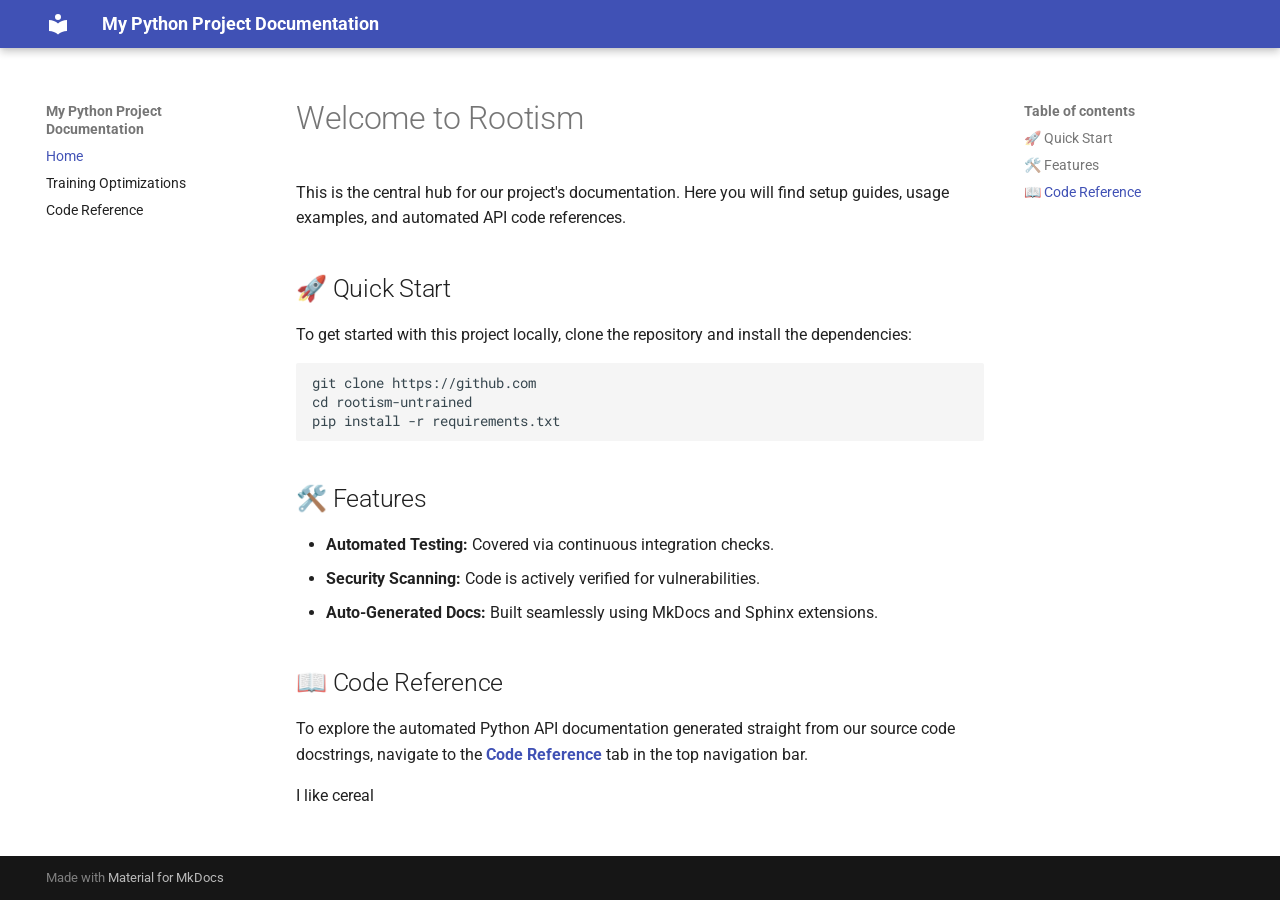
<file: index.html>
<!doctype html>
<html lang="en" class="no-js">
  <head>
    
      <meta charset="utf-8">
      <meta name="viewport" content="width=device-width,initial-scale=1">
      
      
      
      
      
        <link rel="next" href="TRAINING_OPTIMIZATIONS/">
      
      
        
      
      
      <link rel="icon" href="assets/images/favicon.png">
      <meta name="generator" content="mkdocs-1.6.1, mkdocs-material-9.8.1">
    
    
      
        <title>My Python Project Documentation</title>
      
    
    
      <link rel="stylesheet" href="assets/stylesheets/main.57a0d79d.min.css">
      
      


    
    
      
    
    
      
        
        
        <link rel="preconnect" href="https://fonts.gstatic.com" crossorigin>
        <link rel="stylesheet" href="https://fonts.googleapis.com/css?family=Roboto:300,300i,400,400i,700,700i%7CRoboto+Mono:400,400i,700,700i&display=fallback">
        <style>:root{--md-text-font:"Roboto";--md-code-font:"Roboto Mono"}</style>
      
    
    
      <link rel="stylesheet" href="assets/_mkdocstrings.css">
    
    <script>__md_scope=new URL(".",location),__md_hash=e=>[...e].reduce(((e,_)=>(e<<5)-e+_.charCodeAt(0)),0),__md_get=(e,_=localStorage,t=__md_scope)=>JSON.parse(_.getItem(t.pathname+"."+e)),__md_set=(e,_,t=localStorage,a=__md_scope)=>{try{t.setItem(a.pathname+"."+e,JSON.stringify(_))}catch(e){}}</script>
    
      

    
    
  </head>
  
  
    <body dir="ltr">
  
    
    <input class="md-toggle" data-md-toggle="drawer" type="checkbox" id="__drawer" autocomplete="off">
    <input class="md-toggle" data-md-toggle="search" type="checkbox" id="__search" autocomplete="off">
    <label class="md-overlay" for="__drawer"></label>
    <div data-md-component="skip">
      
        
        <a href="#welcome-to-rootism" class="md-skip">
          Skip to content
        </a>
      
    </div>
    <div data-md-component="announce">
      
    </div>
    
    
      

  

<header class="md-header md-header--shadow" data-md-component="header">
  <nav class="md-header__inner md-grid" aria-label="Header">
    <a href="." title="My Python Project Documentation" class="md-header__button md-logo" aria-label="My Python Project Documentation" data-md-component="logo">
      
  
  <svg xmlns="http://www.w3.org/2000/svg" viewBox="0 0 24 24"><path d="M12 8a3 3 0 0 0 3-3 3 3 0 0 0-3-3 3 3 0 0 0-3 3 3 3 0 0 0 3 3m0 3.54C9.64 9.35 6.5 8 3 8v11c3.5 0 6.64 1.35 9 3.54 2.36-2.19 5.5-3.54 9-3.54V8c-3.5 0-6.64 1.35-9 3.54"/></svg>

    </a>
    <label class="md-header__button md-icon" for="__drawer">
      
      <svg xmlns="http://www.w3.org/2000/svg" viewBox="0 0 24 24"><path d="M3 6h18v2H3zm0 5h18v2H3zm0 5h18v2H3z"/></svg>
    </label>
    <div class="md-header__title" data-md-component="header-title">
      <div class="md-header__ellipsis">
        <div class="md-header__topic">
          <span class="md-ellipsis">
            My Python Project Documentation
          </span>
        </div>
        <div class="md-header__topic" data-md-component="header-topic">
          <span class="md-ellipsis">
            
              Home
            
          </span>
        </div>
      </div>
    </div>
    
    
      <script>var palette=__md_get("__palette");if(palette&&palette.color){if("(prefers-color-scheme)"===palette.color.media){var media=matchMedia("(prefers-color-scheme: light)"),input=document.querySelector(media.matches?"[data-md-color-media='(prefers-color-scheme: light)']":"[data-md-color-media='(prefers-color-scheme: dark)']");palette.color.media=input.getAttribute("data-md-color-media"),palette.color.scheme=input.getAttribute("data-md-color-scheme"),palette.color.primary=input.getAttribute("data-md-color-primary"),palette.color.accent=input.getAttribute("data-md-color-accent")}for(var[key,value]of Object.entries(palette.color))document.body.setAttribute("data-md-color-"+key,value)}</script>
    
    
    
    
  </nav>
  
</header>
    
    <div class="md-container" data-md-component="container">
      
      
        
          
        
      
      <main class="md-main" data-md-component="main">
        <div class="md-main__inner md-grid">
          
            
              
              <div class="md-sidebar md-sidebar--primary" data-md-component="sidebar" data-md-type="navigation" >
                <div class="md-sidebar__scrollwrap">
                  <div class="md-sidebar__inner">
                    



<nav class="md-nav md-nav--primary" aria-label="Navigation" data-md-level="0">
  <label class="md-nav__title" for="__drawer">
    <a href="." title="My Python Project Documentation" class="md-nav__button md-logo" aria-label="My Python Project Documentation" data-md-component="logo">
      
  
  <svg xmlns="http://www.w3.org/2000/svg" viewBox="0 0 24 24"><path d="M12 8a3 3 0 0 0 3-3 3 3 0 0 0-3-3 3 3 0 0 0-3 3 3 3 0 0 0 3 3m0 3.54C9.64 9.35 6.5 8 3 8v11c3.5 0 6.64 1.35 9 3.54 2.36-2.19 5.5-3.54 9-3.54V8c-3.5 0-6.64 1.35-9 3.54"/></svg>

    </a>
    My Python Project Documentation
  </label>
  
  <ul class="md-nav__list" data-md-scrollfix>
    
      
      
  
  
    
  
  
  
    <li class="md-nav__item md-nav__item--active">
      
      <input class="md-nav__toggle md-toggle" type="checkbox" id="__toc">
      
      
        
      
      
        <label class="md-nav__link md-nav__link--active" for="__toc">
          
  
  
  <span class="md-ellipsis">
    
  
    Home
  

    
  </span>
  
  

          <span class="md-nav__icon md-icon"></span>
        </label>
      
      <a href="." class="md-nav__link md-nav__link--active">
        
  
  
  <span class="md-ellipsis">
    
  
    Home
  

    
  </span>
  
  

      </a>
      
        

<nav class="md-nav md-nav--secondary" aria-label="Table of contents">
  
  
  
    
  
  
    <label class="md-nav__title" for="__toc">
      <span class="md-nav__icon md-icon"></span>
      Table of contents
    </label>
    <ul class="md-nav__list" data-md-component="toc" data-md-scrollfix>
      
        <li class="md-nav__item">
  <a href="#quick-start" class="md-nav__link">
    <span class="md-ellipsis">
      
        🚀 Quick Start
      
    </span>
  </a>
  
</li>
      
        <li class="md-nav__item">
  <a href="#features" class="md-nav__link">
    <span class="md-ellipsis">
      
        🛠️ Features
      
    </span>
  </a>
  
</li>
      
        <li class="md-nav__item">
  <a href="#code-reference" class="md-nav__link">
    <span class="md-ellipsis">
      
        📖 Code Reference
      
    </span>
  </a>
  
</li>
      
    </ul>
  
</nav>
      
    </li>
  

    
      
      
  
  
  
  
    <li class="md-nav__item">
      <a href="TRAINING_OPTIMIZATIONS/" class="md-nav__link">
        
  
  
  <span class="md-ellipsis">
    
  
    Training Optimizations
  

    
  </span>
  
  

      </a>
    </li>
  

    
      
      
  
  
  
  
    <li class="md-nav__item">
      <a href="reference/" class="md-nav__link">
        
  
  
  <span class="md-ellipsis">
    
  
    Code Reference
  

    
  </span>
  
  

      </a>
    </li>
  

    
  </ul>
</nav>
                  </div>
                </div>
              </div>
            
            
              
              <div class="md-sidebar md-sidebar--secondary" data-md-component="sidebar" data-md-type="toc" >
                <div class="md-sidebar__scrollwrap">
                  <div class="md-sidebar__inner">
                    

<nav class="md-nav md-nav--secondary" aria-label="Table of contents">
  
  
  
    
  
  
    <label class="md-nav__title" for="__toc">
      <span class="md-nav__icon md-icon"></span>
      Table of contents
    </label>
    <ul class="md-nav__list" data-md-component="toc" data-md-scrollfix>
      
        <li class="md-nav__item">
  <a href="#quick-start" class="md-nav__link">
    <span class="md-ellipsis">
      
        🚀 Quick Start
      
    </span>
  </a>
  
</li>
      
        <li class="md-nav__item">
  <a href="#features" class="md-nav__link">
    <span class="md-ellipsis">
      
        🛠️ Features
      
    </span>
  </a>
  
</li>
      
        <li class="md-nav__item">
  <a href="#code-reference" class="md-nav__link">
    <span class="md-ellipsis">
      
        📖 Code Reference
      
    </span>
  </a>
  
</li>
      
    </ul>
  
</nav>
                  </div>
                </div>
              </div>
            
          
          
            <div class="md-content" data-md-component="content">
              
              <article class="md-content__inner md-typeset">
                
                  



<h1 id="welcome-to-rootism">Welcome to Rootism</h1>
<p>This is the central hub for our project's documentation. Here you will find setup guides, usage examples, and automated API code references.</p>
<h2 id="quick-start">🚀 Quick Start</h2>
<p>To get started with this project locally, clone the repository and install the dependencies:</p>
<pre><code class="language-bash">git clone https://github.com
cd rootism-untrained
pip install -r requirements.txt
</code></pre>
<h2 id="features">🛠️ Features</h2>
<ul>
<li><strong>Automated Testing:</strong> Covered via continuous integration checks.</li>
<li><strong>Security Scanning:</strong> Code is actively verified for vulnerabilities.</li>
<li><strong>Auto-Generated Docs:</strong> Built seamlessly using MkDocs and Sphinx extensions.</li>
</ul>
<h2 id="code-reference">📖 Code Reference</h2>
<p>To explore the automated Python API documentation generated straight from our source code docstrings, navigate to the <strong><a href="reference/">Code Reference</a></strong> tab in the top navigation bar.</p>
<p>I like cereal</p>












                
              </article>
            </div>
          
          
<script>var target=document.getElementById(location.hash.slice(1));target&&target.name&&(target.checked=target.name.startsWith("__tabbed_"))</script>
        </div>
        
      </main>
      
        <footer class="md-footer">
  
  <div class="md-footer-meta md-typeset">
    <div class="md-footer-meta__inner md-grid">
      <div class="md-copyright">
  
  
    Made with
    <a href="https://squidfunk.github.io/mkdocs-material/" target="_blank" rel="noopener">
      Material for MkDocs
    </a>
  
</div>
      
    </div>
  </div>
</footer>
      
    </div>
    <div class="md-dialog" data-md-component="dialog">
      <div class="md-dialog__inner md-typeset"></div>
    </div>
    
    
    
      
      
      <script id="__config" type="application/json">{"annotate": null, "base": ".", "features": [], "search": "assets/javascripts/workers/search.a7633da7.min.js", "tags": null, "translations": {"clipboard.copied": "Copied to clipboard", "clipboard.copy": "Copy to clipboard", "search.result.more.one": "1 more on this page", "search.result.more.other": "# more on this page", "search.result.none": "No matching documents", "search.result.one": "1 matching document", "search.result.other": "# matching documents", "search.result.placeholder": "Type to start searching", "search.result.term.missing": "Missing", "select.version": "Select version"}, "version": null}</script>
    
    
      <script src="assets/javascripts/bundle.a5f9d56c.min.js"></script>
      
    
  </body>
</html>
</file>
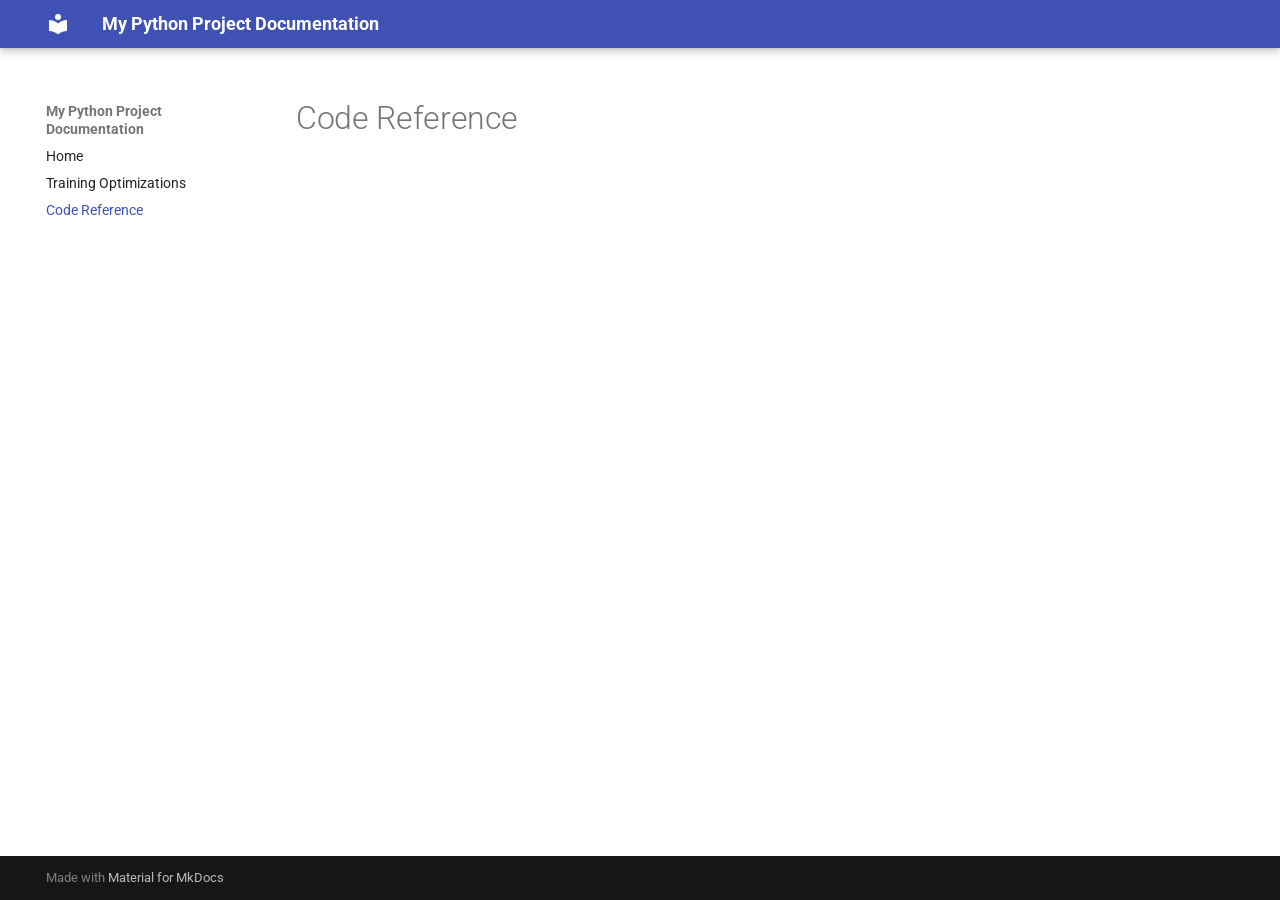
<file: reference/index.html>
<!doctype html>
<html lang="en" class="no-js">
  <head>
    
      <meta charset="utf-8">
      <meta name="viewport" content="width=device-width,initial-scale=1">
      
      
      
      
        <link rel="prev" href="../TRAINING_OPTIMIZATIONS/">
      
      
      
        
      
      
      <link rel="icon" href="../assets/images/favicon.png">
      <meta name="generator" content="mkdocs-1.6.1, mkdocs-material-9.8.1">
    
    
      
        <title>Code Reference - My Python Project Documentation</title>
      
    
    
      <link rel="stylesheet" href="../assets/stylesheets/main.57a0d79d.min.css">
      
      


    
    
      
    
    
      
        
        
        <link rel="preconnect" href="https://fonts.gstatic.com" crossorigin>
        <link rel="stylesheet" href="https://fonts.googleapis.com/css?family=Roboto:300,300i,400,400i,700,700i%7CRoboto+Mono:400,400i,700,700i&display=fallback">
        <style>:root{--md-text-font:"Roboto";--md-code-font:"Roboto Mono"}</style>
      
    
    
      <link rel="stylesheet" href="../assets/_mkdocstrings.css">
    
    <script>__md_scope=new URL("..",location),__md_hash=e=>[...e].reduce(((e,_)=>(e<<5)-e+_.charCodeAt(0)),0),__md_get=(e,_=localStorage,t=__md_scope)=>JSON.parse(_.getItem(t.pathname+"."+e)),__md_set=(e,_,t=localStorage,a=__md_scope)=>{try{t.setItem(a.pathname+"."+e,JSON.stringify(_))}catch(e){}}</script>
    
      

    
    
  </head>
  
  
    <body dir="ltr">
  
    
    <input class="md-toggle" data-md-toggle="drawer" type="checkbox" id="__drawer" autocomplete="off">
    <input class="md-toggle" data-md-toggle="search" type="checkbox" id="__search" autocomplete="off">
    <label class="md-overlay" for="__drawer"></label>
    <div data-md-component="skip">
      
    </div>
    <div data-md-component="announce">
      
    </div>
    
    
      

  

<header class="md-header md-header--shadow" data-md-component="header">
  <nav class="md-header__inner md-grid" aria-label="Header">
    <a href=".." title="My Python Project Documentation" class="md-header__button md-logo" aria-label="My Python Project Documentation" data-md-component="logo">
      
  
  <svg xmlns="http://www.w3.org/2000/svg" viewBox="0 0 24 24"><path d="M12 8a3 3 0 0 0 3-3 3 3 0 0 0-3-3 3 3 0 0 0-3 3 3 3 0 0 0 3 3m0 3.54C9.64 9.35 6.5 8 3 8v11c3.5 0 6.64 1.35 9 3.54 2.36-2.19 5.5-3.54 9-3.54V8c-3.5 0-6.64 1.35-9 3.54"/></svg>

    </a>
    <label class="md-header__button md-icon" for="__drawer">
      
      <svg xmlns="http://www.w3.org/2000/svg" viewBox="0 0 24 24"><path d="M3 6h18v2H3zm0 5h18v2H3zm0 5h18v2H3z"/></svg>
    </label>
    <div class="md-header__title" data-md-component="header-title">
      <div class="md-header__ellipsis">
        <div class="md-header__topic">
          <span class="md-ellipsis">
            My Python Project Documentation
          </span>
        </div>
        <div class="md-header__topic" data-md-component="header-topic">
          <span class="md-ellipsis">
            
              Code Reference
            
          </span>
        </div>
      </div>
    </div>
    
    
      <script>var palette=__md_get("__palette");if(palette&&palette.color){if("(prefers-color-scheme)"===palette.color.media){var media=matchMedia("(prefers-color-scheme: light)"),input=document.querySelector(media.matches?"[data-md-color-media='(prefers-color-scheme: light)']":"[data-md-color-media='(prefers-color-scheme: dark)']");palette.color.media=input.getAttribute("data-md-color-media"),palette.color.scheme=input.getAttribute("data-md-color-scheme"),palette.color.primary=input.getAttribute("data-md-color-primary"),palette.color.accent=input.getAttribute("data-md-color-accent")}for(var[key,value]of Object.entries(palette.color))document.body.setAttribute("data-md-color-"+key,value)}</script>
    
    
    
    
  </nav>
  
</header>
    
    <div class="md-container" data-md-component="container">
      
      
        
          
        
      
      <main class="md-main" data-md-component="main">
        <div class="md-main__inner md-grid">
          
            
              
              <div class="md-sidebar md-sidebar--primary" data-md-component="sidebar" data-md-type="navigation" >
                <div class="md-sidebar__scrollwrap">
                  <div class="md-sidebar__inner">
                    



<nav class="md-nav md-nav--primary" aria-label="Navigation" data-md-level="0">
  <label class="md-nav__title" for="__drawer">
    <a href=".." title="My Python Project Documentation" class="md-nav__button md-logo" aria-label="My Python Project Documentation" data-md-component="logo">
      
  
  <svg xmlns="http://www.w3.org/2000/svg" viewBox="0 0 24 24"><path d="M12 8a3 3 0 0 0 3-3 3 3 0 0 0-3-3 3 3 0 0 0-3 3 3 3 0 0 0 3 3m0 3.54C9.64 9.35 6.5 8 3 8v11c3.5 0 6.64 1.35 9 3.54 2.36-2.19 5.5-3.54 9-3.54V8c-3.5 0-6.64 1.35-9 3.54"/></svg>

    </a>
    My Python Project Documentation
  </label>
  
  <ul class="md-nav__list" data-md-scrollfix>
    
      
      
  
  
  
  
    <li class="md-nav__item">
      <a href=".." class="md-nav__link">
        
  
  
  <span class="md-ellipsis">
    
  
    Home
  

    
  </span>
  
  

      </a>
    </li>
  

    
      
      
  
  
  
  
    <li class="md-nav__item">
      <a href="../TRAINING_OPTIMIZATIONS/" class="md-nav__link">
        
  
  
  <span class="md-ellipsis">
    
  
    Training Optimizations
  

    
  </span>
  
  

      </a>
    </li>
  

    
      
      
  
  
    
  
  
  
    <li class="md-nav__item md-nav__item--active">
      
      <input class="md-nav__toggle md-toggle" type="checkbox" id="__toc">
      
      
      
      <a href="./" class="md-nav__link md-nav__link--active">
        
  
  
  <span class="md-ellipsis">
    
  
    Code Reference
  

    
  </span>
  
  

      </a>
      
    </li>
  

    
  </ul>
</nav>
                  </div>
                </div>
              </div>
            
            
              
              <div class="md-sidebar md-sidebar--secondary" data-md-component="sidebar" data-md-type="toc" >
                <div class="md-sidebar__scrollwrap">
                  <div class="md-sidebar__inner">
                    

<nav class="md-nav md-nav--secondary" aria-label="Table of contents">
  
  
  
  
</nav>
                  </div>
                </div>
              </div>
            
          
          
            <div class="md-content" data-md-component="content">
              
              <article class="md-content__inner md-typeset">
                
                  



  <h1>Code Reference</h1>














                
              </article>
            </div>
          
          
<script>var target=document.getElementById(location.hash.slice(1));target&&target.name&&(target.checked=target.name.startsWith("__tabbed_"))</script>
        </div>
        
      </main>
      
        <footer class="md-footer">
  
  <div class="md-footer-meta md-typeset">
    <div class="md-footer-meta__inner md-grid">
      <div class="md-copyright">
  
  
    Made with
    <a href="https://squidfunk.github.io/mkdocs-material/" target="_blank" rel="noopener">
      Material for MkDocs
    </a>
  
</div>
      
    </div>
  </div>
</footer>
      
    </div>
    <div class="md-dialog" data-md-component="dialog">
      <div class="md-dialog__inner md-typeset"></div>
    </div>
    
    
    
      
      
      <script id="__config" type="application/json">{"annotate": null, "base": "..", "features": [], "search": "../assets/javascripts/workers/search.a7633da7.min.js", "tags": null, "translations": {"clipboard.copied": "Copied to clipboard", "clipboard.copy": "Copy to clipboard", "search.result.more.one": "1 more on this page", "search.result.more.other": "# more on this page", "search.result.none": "No matching documents", "search.result.one": "1 matching document", "search.result.other": "# matching documents", "search.result.placeholder": "Type to start searching", "search.result.term.missing": "Missing", "select.version": "Select version"}, "version": null}</script>
    
    
      <script src="../assets/javascripts/bundle.a5f9d56c.min.js"></script>
      
    
  </body>
</html>
</file>
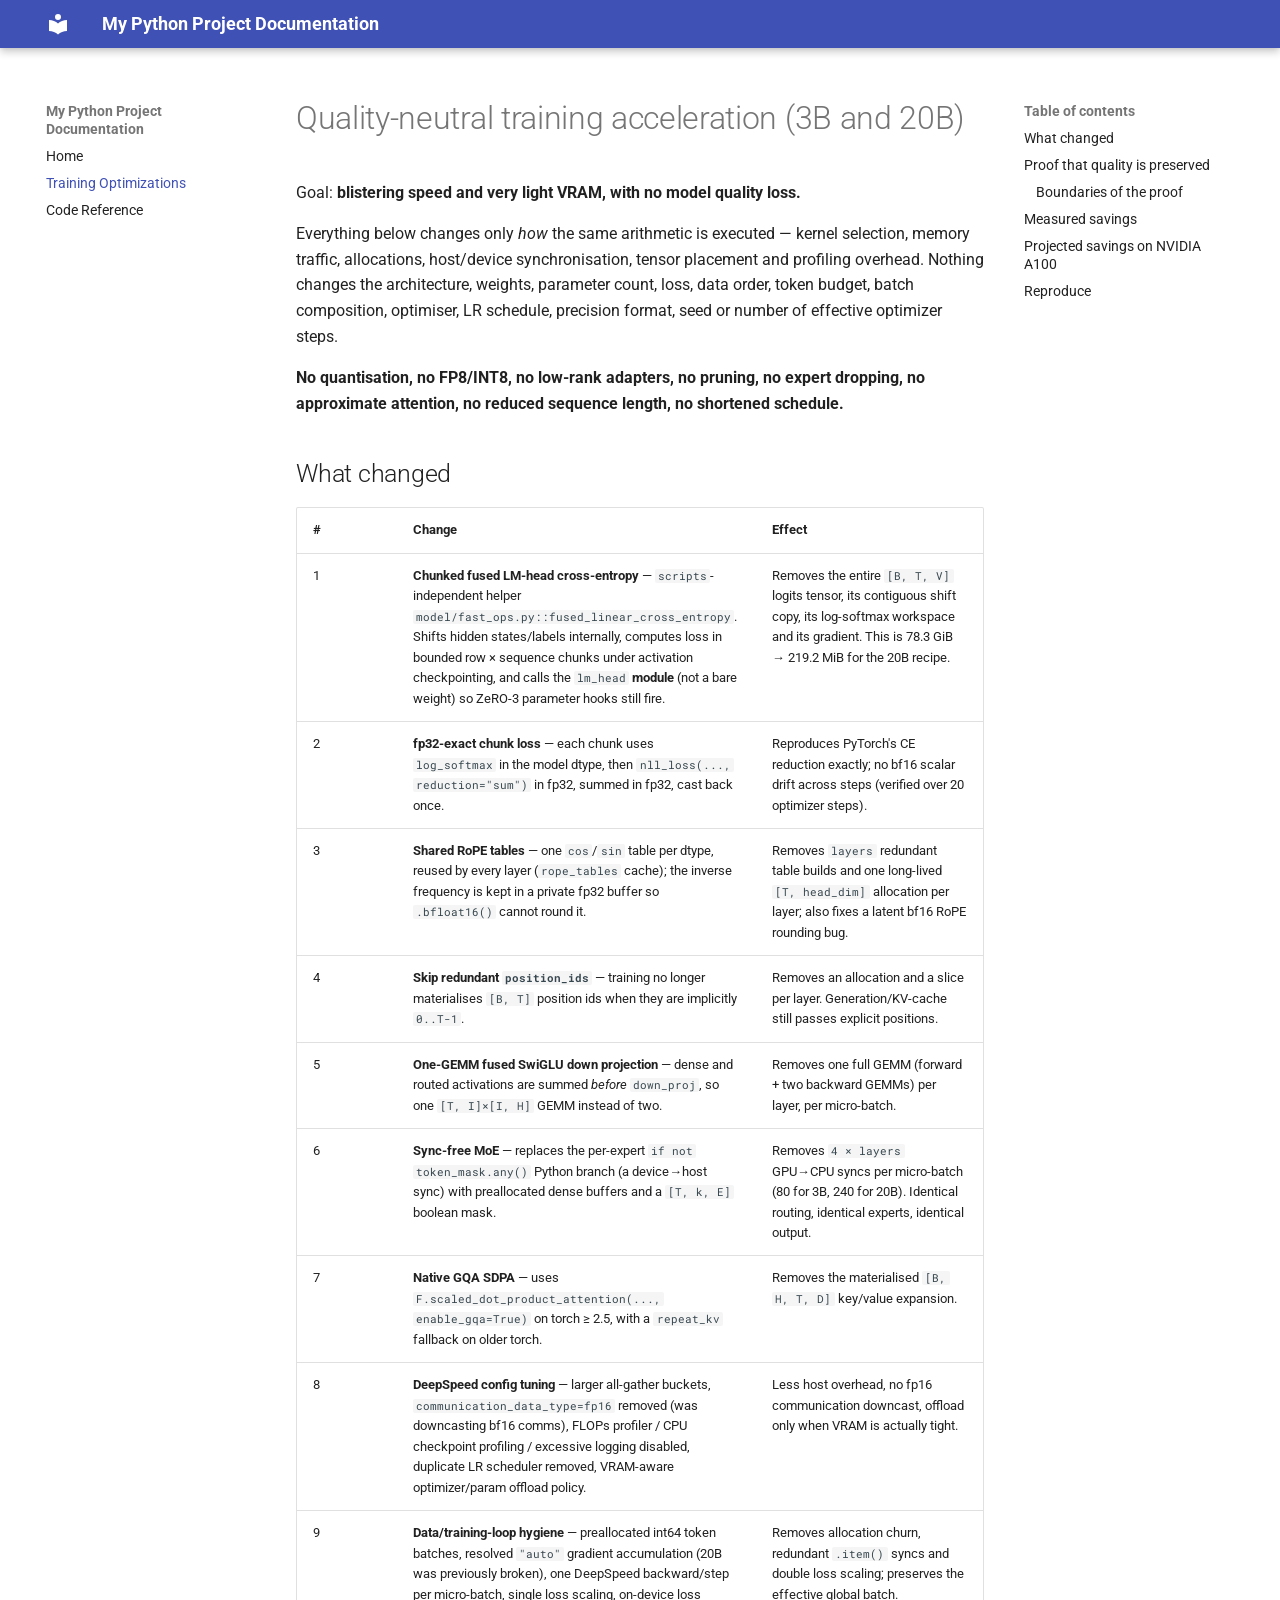
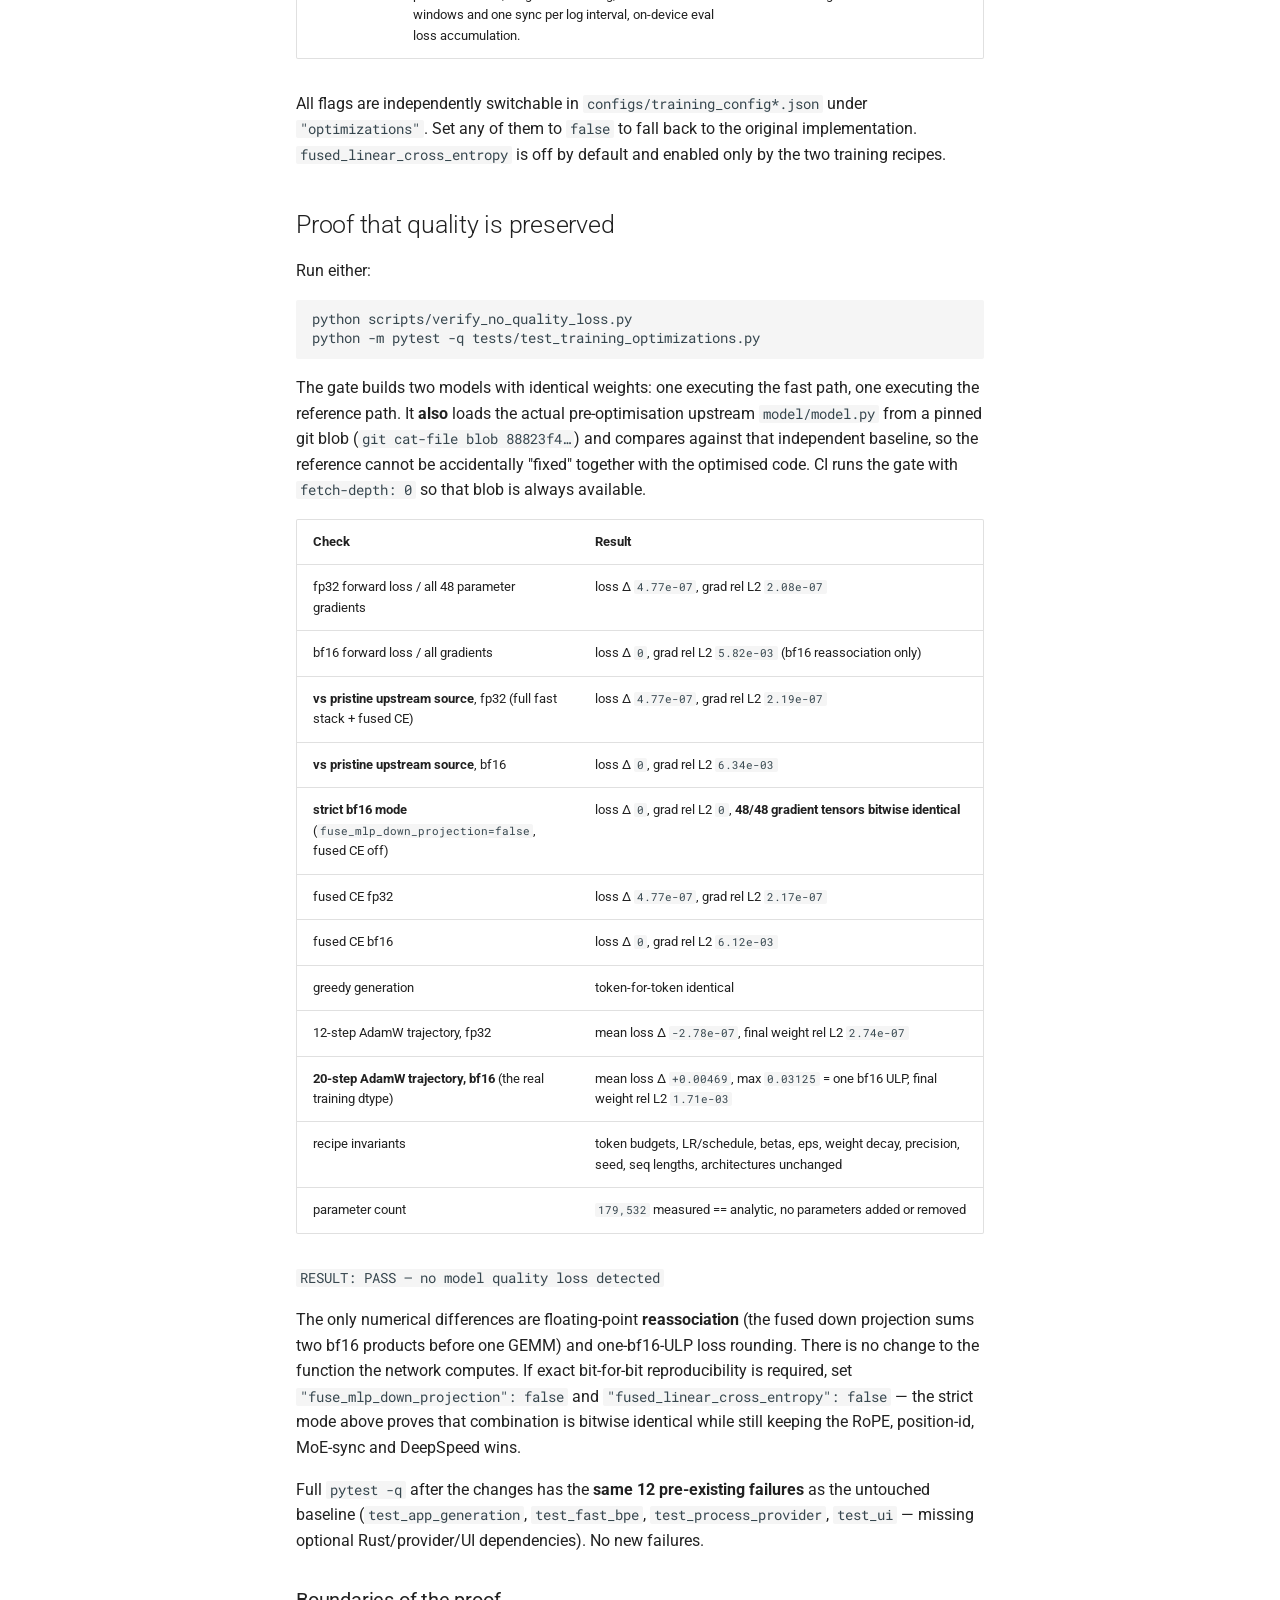
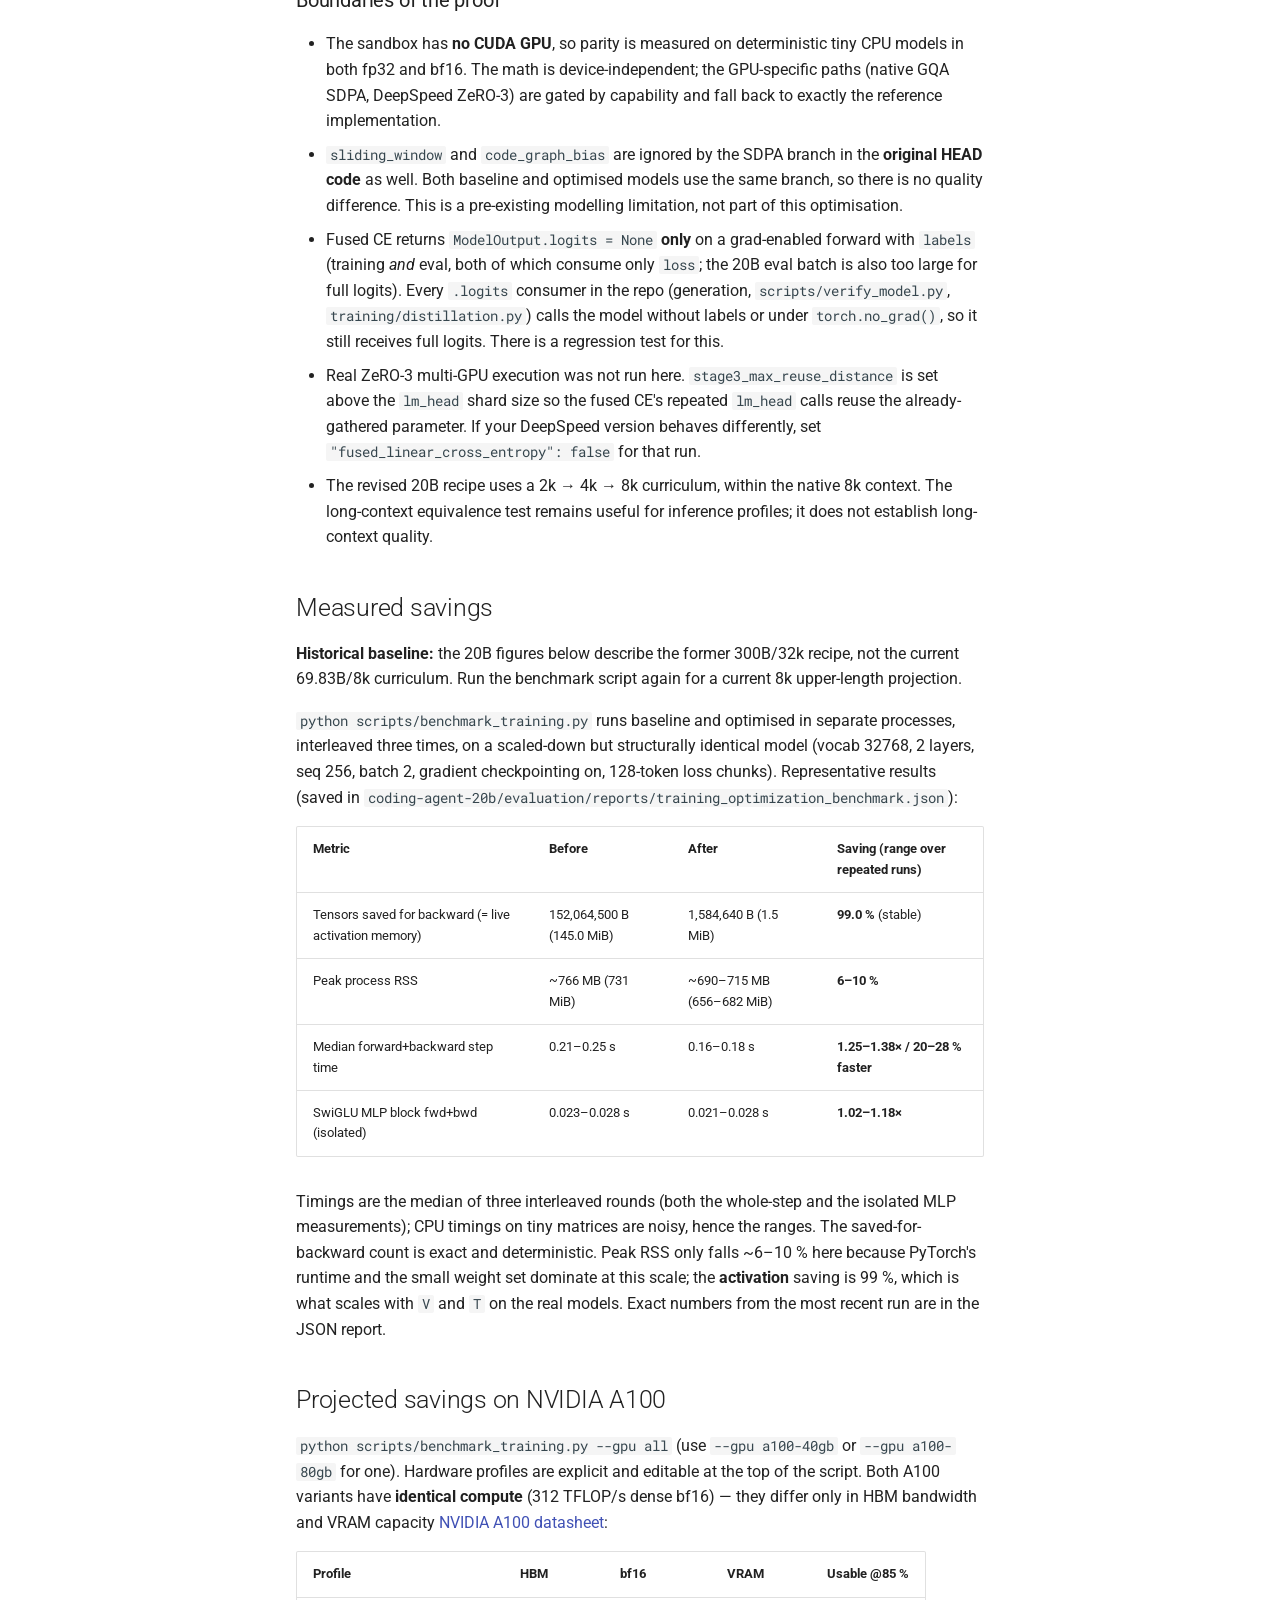
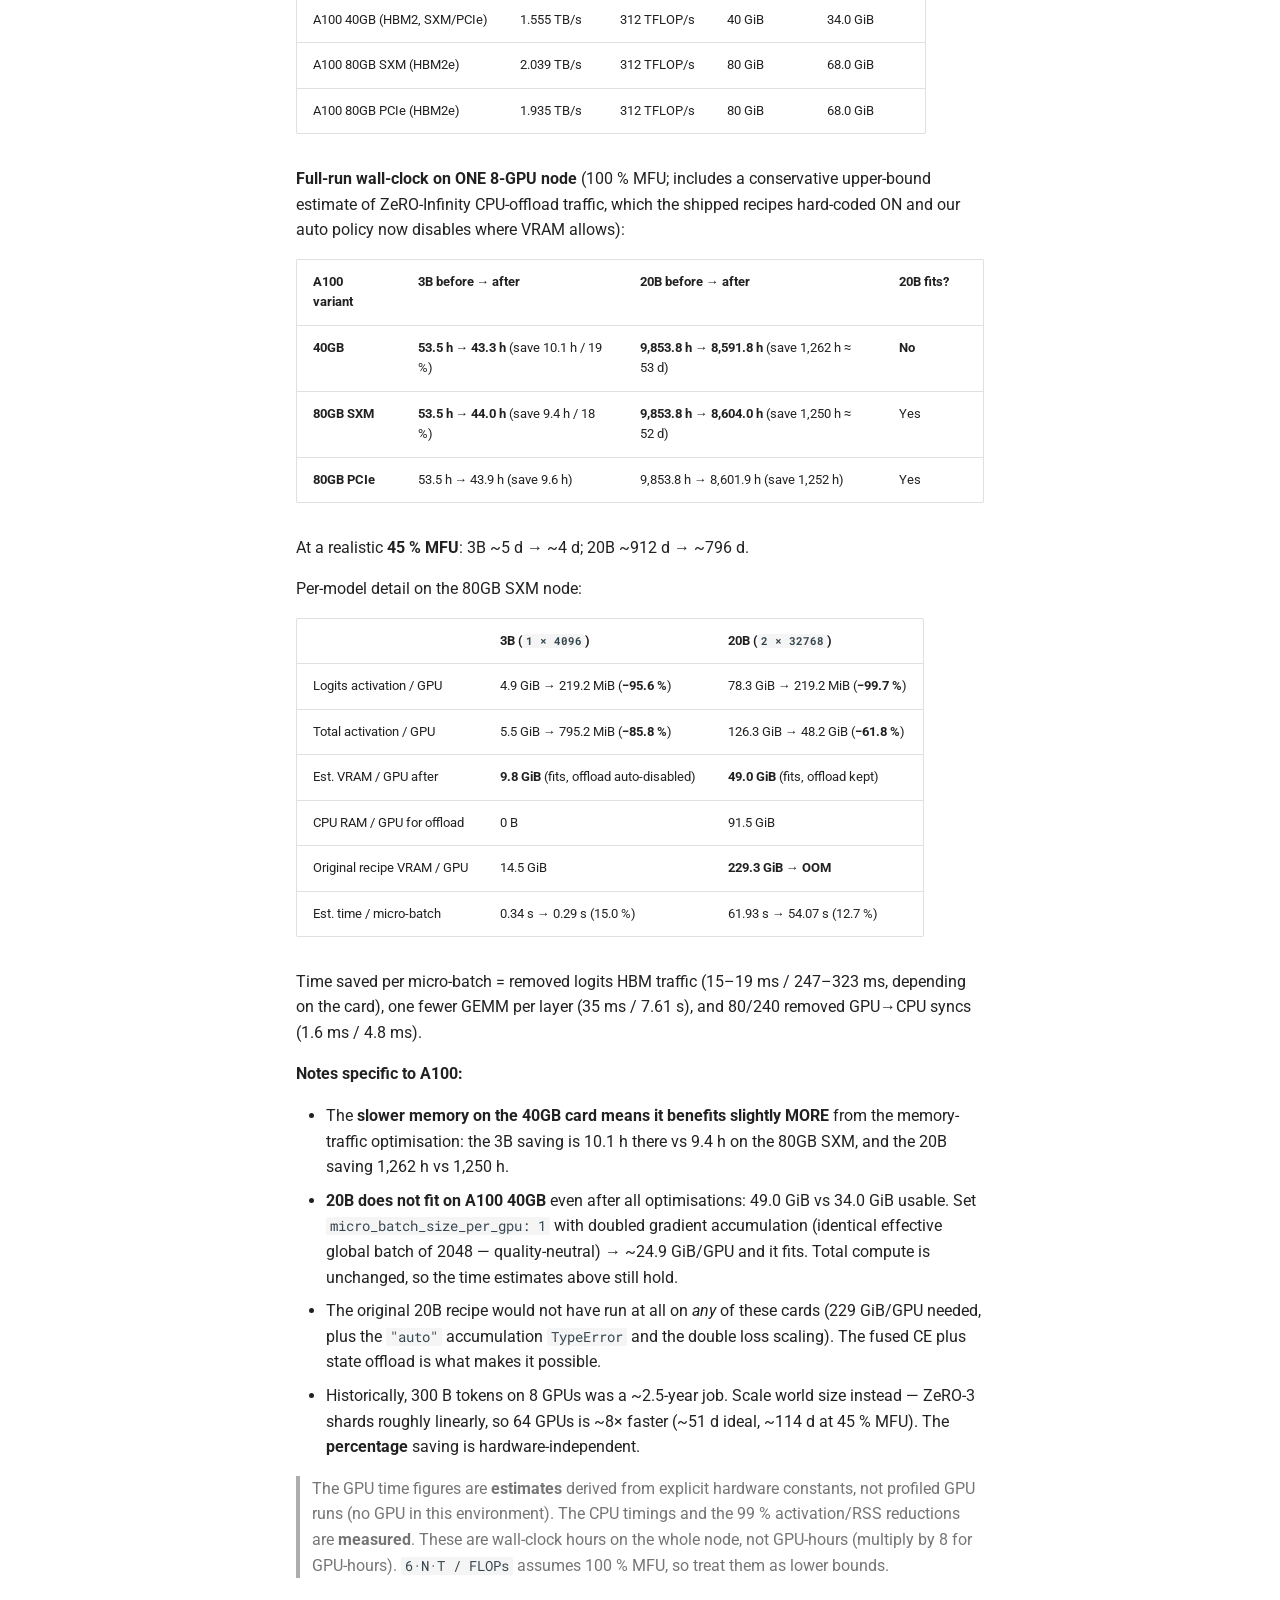
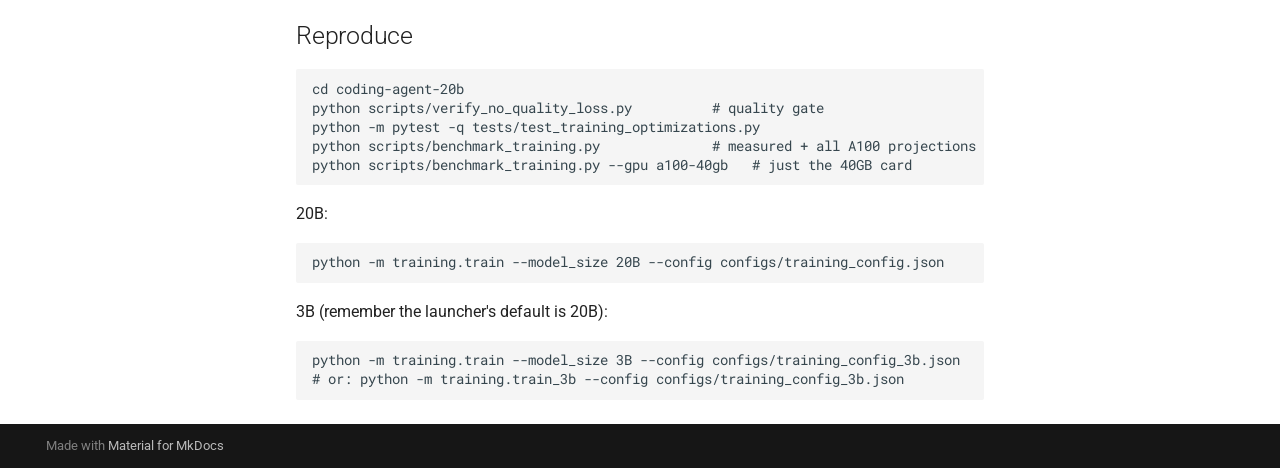
<file: TRAINING_OPTIMIZATIONS/index.html>
<!doctype html>
<html lang="en" class="no-js">
  <head>
    
      <meta charset="utf-8">
      <meta name="viewport" content="width=device-width,initial-scale=1">
      
      
      
      
        <link rel="prev" href="..">
      
      
        <link rel="next" href="../reference/">
      
      
        
      
      
      <link rel="icon" href="../assets/images/favicon.png">
      <meta name="generator" content="mkdocs-1.6.1, mkdocs-material-9.8.1">
    
    
      
        <title>Training Optimizations - My Python Project Documentation</title>
      
    
    
      <link rel="stylesheet" href="../assets/stylesheets/main.57a0d79d.min.css">
      
      


    
    
      
    
    
      
        
        
        <link rel="preconnect" href="https://fonts.gstatic.com" crossorigin>
        <link rel="stylesheet" href="https://fonts.googleapis.com/css?family=Roboto:300,300i,400,400i,700,700i%7CRoboto+Mono:400,400i,700,700i&display=fallback">
        <style>:root{--md-text-font:"Roboto";--md-code-font:"Roboto Mono"}</style>
      
    
    
      <link rel="stylesheet" href="../assets/_mkdocstrings.css">
    
    <script>__md_scope=new URL("..",location),__md_hash=e=>[...e].reduce(((e,_)=>(e<<5)-e+_.charCodeAt(0)),0),__md_get=(e,_=localStorage,t=__md_scope)=>JSON.parse(_.getItem(t.pathname+"."+e)),__md_set=(e,_,t=localStorage,a=__md_scope)=>{try{t.setItem(a.pathname+"."+e,JSON.stringify(_))}catch(e){}}</script>
    
      

    
    
  </head>
  
  
    <body dir="ltr">
  
    
    <input class="md-toggle" data-md-toggle="drawer" type="checkbox" id="__drawer" autocomplete="off">
    <input class="md-toggle" data-md-toggle="search" type="checkbox" id="__search" autocomplete="off">
    <label class="md-overlay" for="__drawer"></label>
    <div data-md-component="skip">
      
        
        <a href="#quality-neutral-training-acceleration-3b-and-20b" class="md-skip">
          Skip to content
        </a>
      
    </div>
    <div data-md-component="announce">
      
    </div>
    
    
      

  

<header class="md-header md-header--shadow" data-md-component="header">
  <nav class="md-header__inner md-grid" aria-label="Header">
    <a href=".." title="My Python Project Documentation" class="md-header__button md-logo" aria-label="My Python Project Documentation" data-md-component="logo">
      
  
  <svg xmlns="http://www.w3.org/2000/svg" viewBox="0 0 24 24"><path d="M12 8a3 3 0 0 0 3-3 3 3 0 0 0-3-3 3 3 0 0 0-3 3 3 3 0 0 0 3 3m0 3.54C9.64 9.35 6.5 8 3 8v11c3.5 0 6.64 1.35 9 3.54 2.36-2.19 5.5-3.54 9-3.54V8c-3.5 0-6.64 1.35-9 3.54"/></svg>

    </a>
    <label class="md-header__button md-icon" for="__drawer">
      
      <svg xmlns="http://www.w3.org/2000/svg" viewBox="0 0 24 24"><path d="M3 6h18v2H3zm0 5h18v2H3zm0 5h18v2H3z"/></svg>
    </label>
    <div class="md-header__title" data-md-component="header-title">
      <div class="md-header__ellipsis">
        <div class="md-header__topic">
          <span class="md-ellipsis">
            My Python Project Documentation
          </span>
        </div>
        <div class="md-header__topic" data-md-component="header-topic">
          <span class="md-ellipsis">
            
              Training Optimizations
            
          </span>
        </div>
      </div>
    </div>
    
    
      <script>var palette=__md_get("__palette");if(palette&&palette.color){if("(prefers-color-scheme)"===palette.color.media){var media=matchMedia("(prefers-color-scheme: light)"),input=document.querySelector(media.matches?"[data-md-color-media='(prefers-color-scheme: light)']":"[data-md-color-media='(prefers-color-scheme: dark)']");palette.color.media=input.getAttribute("data-md-color-media"),palette.color.scheme=input.getAttribute("data-md-color-scheme"),palette.color.primary=input.getAttribute("data-md-color-primary"),palette.color.accent=input.getAttribute("data-md-color-accent")}for(var[key,value]of Object.entries(palette.color))document.body.setAttribute("data-md-color-"+key,value)}</script>
    
    
    
    
  </nav>
  
</header>
    
    <div class="md-container" data-md-component="container">
      
      
        
          
        
      
      <main class="md-main" data-md-component="main">
        <div class="md-main__inner md-grid">
          
            
              
              <div class="md-sidebar md-sidebar--primary" data-md-component="sidebar" data-md-type="navigation" >
                <div class="md-sidebar__scrollwrap">
                  <div class="md-sidebar__inner">
                    



<nav class="md-nav md-nav--primary" aria-label="Navigation" data-md-level="0">
  <label class="md-nav__title" for="__drawer">
    <a href=".." title="My Python Project Documentation" class="md-nav__button md-logo" aria-label="My Python Project Documentation" data-md-component="logo">
      
  
  <svg xmlns="http://www.w3.org/2000/svg" viewBox="0 0 24 24"><path d="M12 8a3 3 0 0 0 3-3 3 3 0 0 0-3-3 3 3 0 0 0-3 3 3 3 0 0 0 3 3m0 3.54C9.64 9.35 6.5 8 3 8v11c3.5 0 6.64 1.35 9 3.54 2.36-2.19 5.5-3.54 9-3.54V8c-3.5 0-6.64 1.35-9 3.54"/></svg>

    </a>
    My Python Project Documentation
  </label>
  
  <ul class="md-nav__list" data-md-scrollfix>
    
      
      
  
  
  
  
    <li class="md-nav__item">
      <a href=".." class="md-nav__link">
        
  
  
  <span class="md-ellipsis">
    
  
    Home
  

    
  </span>
  
  

      </a>
    </li>
  

    
      
      
  
  
    
  
  
  
    <li class="md-nav__item md-nav__item--active">
      
      <input class="md-nav__toggle md-toggle" type="checkbox" id="__toc">
      
      
        
      
      
        <label class="md-nav__link md-nav__link--active" for="__toc">
          
  
  
  <span class="md-ellipsis">
    
  
    Training Optimizations
  

    
  </span>
  
  

          <span class="md-nav__icon md-icon"></span>
        </label>
      
      <a href="./" class="md-nav__link md-nav__link--active">
        
  
  
  <span class="md-ellipsis">
    
  
    Training Optimizations
  

    
  </span>
  
  

      </a>
      
        

<nav class="md-nav md-nav--secondary" aria-label="Table of contents">
  
  
  
    
  
  
    <label class="md-nav__title" for="__toc">
      <span class="md-nav__icon md-icon"></span>
      Table of contents
    </label>
    <ul class="md-nav__list" data-md-component="toc" data-md-scrollfix>
      
        <li class="md-nav__item">
  <a href="#what-changed" class="md-nav__link">
    <span class="md-ellipsis">
      
        What changed
      
    </span>
  </a>
  
</li>
      
        <li class="md-nav__item">
  <a href="#proof-that-quality-is-preserved" class="md-nav__link">
    <span class="md-ellipsis">
      
        Proof that quality is preserved
      
    </span>
  </a>
  
    <nav class="md-nav" aria-label="Proof that quality is preserved">
      <ul class="md-nav__list">
        
          <li class="md-nav__item">
  <a href="#boundaries-of-the-proof" class="md-nav__link">
    <span class="md-ellipsis">
      
        Boundaries of the proof
      
    </span>
  </a>
  
</li>
        
      </ul>
    </nav>
  
</li>
      
        <li class="md-nav__item">
  <a href="#measured-savings" class="md-nav__link">
    <span class="md-ellipsis">
      
        Measured savings
      
    </span>
  </a>
  
</li>
      
        <li class="md-nav__item">
  <a href="#projected-savings-on-nvidia-a100" class="md-nav__link">
    <span class="md-ellipsis">
      
        Projected savings on NVIDIA A100
      
    </span>
  </a>
  
</li>
      
        <li class="md-nav__item">
  <a href="#reproduce" class="md-nav__link">
    <span class="md-ellipsis">
      
        Reproduce
      
    </span>
  </a>
  
</li>
      
    </ul>
  
</nav>
      
    </li>
  

    
      
      
  
  
  
  
    <li class="md-nav__item">
      <a href="../reference/" class="md-nav__link">
        
  
  
  <span class="md-ellipsis">
    
  
    Code Reference
  

    
  </span>
  
  

      </a>
    </li>
  

    
  </ul>
</nav>
                  </div>
                </div>
              </div>
            
            
              
              <div class="md-sidebar md-sidebar--secondary" data-md-component="sidebar" data-md-type="toc" >
                <div class="md-sidebar__scrollwrap">
                  <div class="md-sidebar__inner">
                    

<nav class="md-nav md-nav--secondary" aria-label="Table of contents">
  
  
  
    
  
  
    <label class="md-nav__title" for="__toc">
      <span class="md-nav__icon md-icon"></span>
      Table of contents
    </label>
    <ul class="md-nav__list" data-md-component="toc" data-md-scrollfix>
      
        <li class="md-nav__item">
  <a href="#what-changed" class="md-nav__link">
    <span class="md-ellipsis">
      
        What changed
      
    </span>
  </a>
  
</li>
      
        <li class="md-nav__item">
  <a href="#proof-that-quality-is-preserved" class="md-nav__link">
    <span class="md-ellipsis">
      
        Proof that quality is preserved
      
    </span>
  </a>
  
    <nav class="md-nav" aria-label="Proof that quality is preserved">
      <ul class="md-nav__list">
        
          <li class="md-nav__item">
  <a href="#boundaries-of-the-proof" class="md-nav__link">
    <span class="md-ellipsis">
      
        Boundaries of the proof
      
    </span>
  </a>
  
</li>
        
      </ul>
    </nav>
  
</li>
      
        <li class="md-nav__item">
  <a href="#measured-savings" class="md-nav__link">
    <span class="md-ellipsis">
      
        Measured savings
      
    </span>
  </a>
  
</li>
      
        <li class="md-nav__item">
  <a href="#projected-savings-on-nvidia-a100" class="md-nav__link">
    <span class="md-ellipsis">
      
        Projected savings on NVIDIA A100
      
    </span>
  </a>
  
</li>
      
        <li class="md-nav__item">
  <a href="#reproduce" class="md-nav__link">
    <span class="md-ellipsis">
      
        Reproduce
      
    </span>
  </a>
  
</li>
      
    </ul>
  
</nav>
                  </div>
                </div>
              </div>
            
          
          
            <div class="md-content" data-md-component="content">
              
              <article class="md-content__inner md-typeset">
                
                  



<h1 id="quality-neutral-training-acceleration-3b-and-20b">Quality-neutral training acceleration (3B and 20B)</h1>
<p>Goal: <strong>blistering speed and very light VRAM, with no model quality loss.</strong></p>
<p>Everything below changes only <em>how</em> the same arithmetic is executed — kernel
selection, memory traffic, allocations, host/device synchronisation, tensor
placement and profiling overhead. Nothing changes the architecture, weights,
parameter count, loss, data order, token budget, batch composition, optimiser,
LR schedule, precision format, seed or number of effective optimizer steps.</p>
<p><strong>No quantisation, no FP8/INT8, no low-rank adapters, no pruning, no expert
dropping, no approximate attention, no reduced sequence length, no shortened
schedule.</strong></p>
<h2 id="what-changed">What changed</h2>
<table>
<thead>
<tr>
<th>#</th>
<th>Change</th>
<th>Effect</th>
</tr>
</thead>
<tbody>
<tr>
<td>1</td>
<td><strong>Chunked fused LM-head cross-entropy</strong> — <code>scripts</code>-independent helper <code>model/fast_ops.py::fused_linear_cross_entropy</code>. Shifts hidden states/labels internally, computes loss in bounded row × sequence chunks under activation checkpointing, and calls the <code>lm_head</code> <strong>module</strong> (not a bare weight) so ZeRO-3 parameter hooks still fire.</td>
<td>Removes the entire <code>[B, T, V]</code> logits tensor, its contiguous shift copy, its log-softmax workspace and its gradient. This is 78.3 GiB → 219.2 MiB for the 20B recipe.</td>
</tr>
<tr>
<td>2</td>
<td><strong>fp32-exact chunk loss</strong> — each chunk uses <code>log_softmax</code> in the model dtype, then <code>nll_loss(..., reduction="sum")</code> in fp32, summed in fp32, cast back once.</td>
<td>Reproduces PyTorch's CE reduction exactly; no bf16 scalar drift across steps (verified over 20 optimizer steps).</td>
</tr>
<tr>
<td>3</td>
<td><strong>Shared RoPE tables</strong> — one <code>cos</code>/<code>sin</code> table per dtype, reused by every layer (<code>rope_tables</code> cache); the inverse frequency is kept in a private fp32 buffer so <code>.bfloat16()</code> cannot round it.</td>
<td>Removes <code>layers</code> redundant table builds and one long-lived <code>[T, head_dim]</code> allocation per layer; also fixes a latent bf16 RoPE rounding bug.</td>
</tr>
<tr>
<td>4</td>
<td><strong>Skip redundant <code>position_ids</code></strong> — training no longer materialises <code>[B, T]</code> position ids when they are implicitly <code>0..T-1</code>.</td>
<td>Removes an allocation and a slice per layer. Generation/KV-cache still passes explicit positions.</td>
</tr>
<tr>
<td>5</td>
<td><strong>One-GEMM fused SwiGLU down projection</strong> — dense and routed activations are summed <em>before</em> <code>down_proj</code>, so one <code>[T, I]×[I, H]</code> GEMM instead of two.</td>
<td>Removes one full GEMM (forward + two backward GEMMs) per layer, per micro-batch.</td>
</tr>
<tr>
<td>6</td>
<td><strong>Sync-free MoE</strong> — replaces the per-expert <code>if not token_mask.any()</code> Python branch (a device→host sync) with preallocated dense buffers and a <code>[T, k, E]</code> boolean mask.</td>
<td>Removes <code>4 × layers</code> GPU→CPU syncs per micro-batch (80 for 3B, 240 for 20B). Identical routing, identical experts, identical output.</td>
</tr>
<tr>
<td>7</td>
<td><strong>Native GQA SDPA</strong> — uses <code>F.scaled_dot_product_attention(..., enable_gqa=True)</code> on torch ≥ 2.5, with a <code>repeat_kv</code> fallback on older torch.</td>
<td>Removes the materialised <code>[B, H, T, D]</code> key/value expansion.</td>
</tr>
<tr>
<td>8</td>
<td><strong>DeepSpeed config tuning</strong> — larger all-gather buckets, <code>communication_data_type=fp16</code> removed (was downcasting bf16 comms), FLOPs profiler / CPU checkpoint profiling / excessive logging disabled, duplicate LR scheduler removed, VRAM-aware optimizer/param offload policy.</td>
<td>Less host overhead, no fp16 communication downcast, offload only when VRAM is actually tight.</td>
</tr>
<tr>
<td>9</td>
<td><strong>Data/training-loop hygiene</strong> — preallocated int64 token batches, resolved <code>"auto"</code> gradient accumulation (20B was previously broken), one DeepSpeed backward/step per micro-batch, single loss scaling, on-device loss windows and one sync per log interval, on-device eval loss accumulation.</td>
<td>Removes allocation churn, redundant <code>.item()</code> syncs and double loss scaling; preserves the effective global batch.</td>
</tr>
</tbody>
</table>
<p>All flags are independently switchable in <code>configs/training_config*.json</code> under
<code>"optimizations"</code>. Set any of them to <code>false</code> to fall back to the original
implementation. <code>fused_linear_cross_entropy</code> is off by default and enabled
only by the two training recipes.</p>
<h2 id="proof-that-quality-is-preserved">Proof that quality is preserved</h2>
<p>Run either:</p>
<pre><code class="language-bash">python scripts/verify_no_quality_loss.py
python -m pytest -q tests/test_training_optimizations.py
</code></pre>
<p>The gate builds two models with identical weights: one executing the fast
path, one executing the reference path. It <strong>also</strong> loads the actual
pre-optimisation upstream <code>model/model.py</code> from a pinned git blob
(<code>git cat-file blob 88823f4…</code>) and compares against that independent baseline,
so the reference cannot be accidentally "fixed" together with the optimised
code. CI runs the gate with <code>fetch-depth: 0</code> so that blob is always available.</p>
<table>
<thead>
<tr>
<th>Check</th>
<th>Result</th>
</tr>
</thead>
<tbody>
<tr>
<td>fp32 forward loss / all 48 parameter gradients</td>
<td>loss Δ <code>4.77e-07</code>, grad rel L2 <code>2.08e-07</code></td>
</tr>
<tr>
<td>bf16 forward loss / all gradients</td>
<td>loss Δ <code>0</code>, grad rel L2 <code>5.82e-03</code> (bf16 reassociation only)</td>
</tr>
<tr>
<td><strong>vs pristine upstream source</strong>, fp32 (full fast stack + fused CE)</td>
<td>loss Δ <code>4.77e-07</code>, grad rel L2 <code>2.19e-07</code></td>
</tr>
<tr>
<td><strong>vs pristine upstream source</strong>, bf16</td>
<td>loss Δ <code>0</code>, grad rel L2 <code>6.34e-03</code></td>
</tr>
<tr>
<td><strong>strict bf16 mode</strong> (<code>fuse_mlp_down_projection=false</code>, fused CE off)</td>
<td>loss Δ <code>0</code>, grad rel L2 <code>0</code>, <strong>48/48 gradient tensors bitwise identical</strong></td>
</tr>
<tr>
<td>fused CE fp32</td>
<td>loss Δ <code>4.77e-07</code>, grad rel L2 <code>2.17e-07</code></td>
</tr>
<tr>
<td>fused CE bf16</td>
<td>loss Δ <code>0</code>, grad rel L2 <code>6.12e-03</code></td>
</tr>
<tr>
<td>greedy generation</td>
<td>token-for-token identical</td>
</tr>
<tr>
<td>12-step AdamW trajectory, fp32</td>
<td>mean loss Δ <code>-2.78e-07</code>, final weight rel L2 <code>2.74e-07</code></td>
</tr>
<tr>
<td><strong>20-step AdamW trajectory, bf16</strong> (the real training dtype)</td>
<td>mean loss Δ <code>+0.00469</code>, max <code>0.03125</code> = one bf16 ULP, final weight rel L2 <code>1.71e-03</code></td>
</tr>
<tr>
<td>recipe invariants</td>
<td>token budgets, LR/schedule, betas, eps, weight decay, precision, seed, seq lengths, architectures unchanged</td>
</tr>
<tr>
<td>parameter count</td>
<td><code>179,532</code> measured == analytic, no parameters added or removed</td>
</tr>
</tbody>
</table>
<p><code>RESULT: PASS — no model quality loss detected</code></p>
<p>The only numerical differences are floating-point <strong>reassociation</strong> (the fused
down projection sums two bf16 products before one GEMM) and one-bf16-ULP loss
rounding. There is no change to the function the network computes. If exact
bit-for-bit reproducibility is required, set
<code>"fuse_mlp_down_projection": false</code> and <code>"fused_linear_cross_entropy": false</code>
— the strict mode above proves that combination is bitwise identical while
still keeping the RoPE, position-id, MoE-sync and DeepSpeed wins.</p>
<p>Full <code>pytest -q</code> after the changes has the <strong>same 12 pre-existing failures</strong> as
the untouched baseline (<code>test_app_generation</code>, <code>test_fast_bpe</code>,
<code>test_process_provider</code>, <code>test_ui</code> — missing optional Rust/provider/UI
dependencies). No new failures.</p>
<h3 id="boundaries-of-the-proof">Boundaries of the proof</h3>
<ul>
<li>The sandbox has <strong>no CUDA GPU</strong>, so parity is measured on deterministic tiny
  CPU models in both fp32 and bf16. The math is device-independent; the
  GPU-specific paths (native GQA SDPA, DeepSpeed ZeRO-3) are gated by
  capability and fall back to exactly the reference implementation.</li>
<li><code>sliding_window</code> and <code>code_graph_bias</code> are ignored by the SDPA branch in the
  <strong>original HEAD code</strong> as well. Both baseline and optimised models use the
  same branch, so there is no quality difference. This is a pre-existing
  modelling limitation, not part of this optimisation.</li>
<li>Fused CE returns <code>ModelOutput.logits = None</code> <strong>only</strong> on a grad-enabled
  forward with <code>labels</code> (training <em>and</em> eval, both of which consume only
  <code>loss</code>; the 20B eval batch is also too large for full logits). Every
  <code>.logits</code> consumer in the repo (generation, <code>scripts/verify_model.py</code>,
  <code>training/distillation.py</code>) calls the model without labels or under
  <code>torch.no_grad()</code>, so it still receives full logits. There is a regression
  test for this.</li>
<li>Real ZeRO-3 multi-GPU execution was not run here. <code>stage3_max_reuse_distance</code>
  is set above the <code>lm_head</code> shard size so the fused CE's repeated <code>lm_head</code>
  calls reuse the already-gathered parameter. If your DeepSpeed version behaves
  differently, set <code>"fused_linear_cross_entropy": false</code> for that run.</li>
<li>The revised 20B recipe uses a 2k → 4k → 8k curriculum, within the
  native 8k context. The long-context equivalence test remains useful for
  inference profiles; it does not establish long-context quality.</li>
</ul>
<h2 id="measured-savings">Measured savings</h2>
<p><strong>Historical baseline:</strong> the 20B figures below describe the former 300B/32k
recipe, not the current 69.83B/8k curriculum. Run the benchmark script again
for a current 8k upper-length projection.</p>
<p><code>python scripts/benchmark_training.py</code> runs baseline and optimised in separate
processes, interleaved three times, on a scaled-down but structurally identical
model (vocab 32768, 2 layers, seq 256, batch 2, gradient checkpointing on,
128-token loss chunks). Representative results (saved in
<code>coding-agent-20b/evaluation/reports/training_optimization_benchmark.json</code>):</p>
<table>
<thead>
<tr>
<th>Metric</th>
<th>Before</th>
<th>After</th>
<th>Saving (range over repeated runs)</th>
</tr>
</thead>
<tbody>
<tr>
<td>Tensors saved for backward (= live activation memory)</td>
<td>152,064,500 B (145.0 MiB)</td>
<td>1,584,640 B (1.5 MiB)</td>
<td><strong>99.0 %</strong> (stable)</td>
</tr>
<tr>
<td>Peak process RSS</td>
<td>~766 MB (731 MiB)</td>
<td>~690–715 MB (656–682 MiB)</td>
<td><strong>6–10 %</strong></td>
</tr>
<tr>
<td>Median forward+backward step time</td>
<td>0.21–0.25 s</td>
<td>0.16–0.18 s</td>
<td><strong>1.25–1.38× / 20–28 % faster</strong></td>
</tr>
<tr>
<td>SwiGLU MLP block fwd+bwd (isolated)</td>
<td>0.023–0.028 s</td>
<td>0.021–0.028 s</td>
<td><strong>1.02–1.18×</strong></td>
</tr>
</tbody>
</table>
<p>Timings are the median of three interleaved rounds (both the whole-step and
the isolated MLP measurements); CPU timings on tiny matrices are noisy, hence
the ranges. The saved-for-backward count is exact and deterministic. Peak RSS
only falls ~6–10 % here because PyTorch's runtime and the small weight set
dominate at this scale; the <strong>activation</strong> saving is 99 %, which is what scales
with <code>V</code> and <code>T</code> on the real models. Exact numbers from the most recent run are
in the JSON report.</p>
<h2 id="projected-savings-on-nvidia-a100">Projected savings on NVIDIA A100</h2>
<p><code>python scripts/benchmark_training.py --gpu all</code> (use <code>--gpu a100-40gb</code> or
<code>--gpu a100-80gb</code> for one). Hardware profiles are explicit and editable at the
top of the script. Both A100 variants have <strong>identical compute</strong> (312 TFLOP/s
dense bf16) — they differ only in HBM bandwidth and VRAM capacity
<a href="https://bostondownloads.blob.core.windows.net/downloads/a/d/8/ad8d7991-57f5-4b92-8d58-66f0841e0d2a/NVIDIA-A100-80GB-Datasheet.pdf">NVIDIA A100 datasheet</a>:</p>
<table>
<thead>
<tr>
<th>Profile</th>
<th>HBM</th>
<th>bf16</th>
<th>VRAM</th>
<th>Usable @85 %</th>
</tr>
</thead>
<tbody>
<tr>
<td>A100 40GB (HBM2, SXM/PCIe)</td>
<td>1.555 TB/s</td>
<td>312 TFLOP/s</td>
<td>40 GiB</td>
<td>34.0 GiB</td>
</tr>
<tr>
<td>A100 80GB SXM (HBM2e)</td>
<td>2.039 TB/s</td>
<td>312 TFLOP/s</td>
<td>80 GiB</td>
<td>68.0 GiB</td>
</tr>
<tr>
<td>A100 80GB PCIe (HBM2e)</td>
<td>1.935 TB/s</td>
<td>312 TFLOP/s</td>
<td>80 GiB</td>
<td>68.0 GiB</td>
</tr>
</tbody>
</table>
<p><strong>Full-run wall-clock on ONE 8-GPU node</strong> (100 % MFU; includes a conservative
upper-bound estimate of ZeRO-Infinity CPU-offload traffic, which the shipped
recipes hard-coded ON and our auto policy now disables where VRAM allows):</p>
<table>
<thead>
<tr>
<th>A100 variant</th>
<th>3B before → after</th>
<th>20B before → after</th>
<th>20B fits?</th>
</tr>
</thead>
<tbody>
<tr>
<td><strong>40GB</strong></td>
<td><strong>53.5 h → 43.3 h</strong> (save 10.1 h / 19 %)</td>
<td><strong>9,853.8 h → 8,591.8 h</strong> (save 1,262 h ≈ 53 d)</td>
<td><strong>No</strong></td>
</tr>
<tr>
<td><strong>80GB SXM</strong></td>
<td><strong>53.5 h → 44.0 h</strong> (save 9.4 h / 18 %)</td>
<td><strong>9,853.8 h → 8,604.0 h</strong> (save 1,250 h ≈ 52 d)</td>
<td>Yes</td>
</tr>
<tr>
<td><strong>80GB PCIe</strong></td>
<td>53.5 h → 43.9 h (save 9.6 h)</td>
<td>9,853.8 h → 8,601.9 h (save 1,252 h)</td>
<td>Yes</td>
</tr>
</tbody>
</table>
<p>At a realistic <strong>45 % MFU</strong>: 3B ~5 d → ~4 d; 20B ~912 d → ~796 d.</p>
<p>Per-model detail on the 80GB SXM node:</p>
<table>
<thead>
<tr>
<th></th>
<th>3B (<code>1 × 4096</code>)</th>
<th>20B (<code>2 × 32768</code>)</th>
</tr>
</thead>
<tbody>
<tr>
<td>Logits activation / GPU</td>
<td>4.9 GiB → 219.2 MiB (<strong>−95.6 %</strong>)</td>
<td>78.3 GiB → 219.2 MiB (<strong>−99.7 %</strong>)</td>
</tr>
<tr>
<td>Total activation / GPU</td>
<td>5.5 GiB → 795.2 MiB (<strong>−85.8 %</strong>)</td>
<td>126.3 GiB → 48.2 GiB (<strong>−61.8 %</strong>)</td>
</tr>
<tr>
<td>Est. VRAM / GPU after</td>
<td><strong>9.8 GiB</strong> (fits, offload auto-disabled)</td>
<td><strong>49.0 GiB</strong> (fits, offload kept)</td>
</tr>
<tr>
<td>CPU RAM / GPU for offload</td>
<td>0 B</td>
<td>91.5 GiB</td>
</tr>
<tr>
<td>Original recipe VRAM / GPU</td>
<td>14.5 GiB</td>
<td><strong>229.3 GiB → OOM</strong></td>
</tr>
<tr>
<td>Est. time / micro-batch</td>
<td>0.34 s → 0.29 s (15.0 %)</td>
<td>61.93 s → 54.07 s (12.7 %)</td>
</tr>
</tbody>
</table>
<p>Time saved per micro-batch = removed logits HBM traffic (15–19 ms / 247–323 ms,
depending on the card), one fewer GEMM per layer (35 ms / 7.61 s), and 80/240
removed GPU→CPU syncs (1.6 ms / 4.8 ms).</p>
<p><strong>Notes specific to A100:</strong></p>
<ul>
<li>The <strong>slower memory on the 40GB card means it benefits slightly MORE</strong> from
  the memory-traffic optimisation: the 3B saving is 10.1 h there vs 9.4 h on
  the 80GB SXM, and the 20B saving 1,262 h vs 1,250 h.</li>
<li><strong>20B does not fit on A100 40GB</strong> even after all optimisations: 49.0 GiB vs
  34.0 GiB usable. Set <code>micro_batch_size_per_gpu: 1</code> with doubled gradient
  accumulation (identical effective global batch of 2048 — quality-neutral)
  → ~24.9 GiB/GPU and it fits. Total compute is unchanged, so the time
  estimates above still hold.</li>
<li>The original 20B recipe would not have run at all on <em>any</em> of these cards
  (229 GiB/GPU needed, plus the <code>"auto"</code> accumulation <code>TypeError</code> and the
  double loss scaling). The fused CE plus state offload is what makes it
  possible.</li>
<li>Historically, 300 B tokens on 8 GPUs was a ~2.5-year job. Scale world size
  instead — ZeRO-3 shards roughly linearly, so 64 GPUs is ~8× faster (~51 d
  ideal, ~114 d at 45 % MFU). The <strong>percentage</strong> saving is hardware-independent.</li>
</ul>
<blockquote>
<p>The GPU time figures are <strong>estimates</strong> derived from explicit hardware
constants, not profiled GPU runs (no GPU in this environment). The CPU
timings and the 99 % activation/RSS reductions are <strong>measured</strong>. These are
wall-clock hours on the whole node, not GPU-hours (multiply by 8 for
GPU-hours). <code>6·N·T / FLOPs</code> assumes 100 % MFU, so treat them as lower bounds.</p>
</blockquote>
<h2 id="reproduce">Reproduce</h2>
<pre><code class="language-bash">cd coding-agent-20b
python scripts/verify_no_quality_loss.py          # quality gate
python -m pytest -q tests/test_training_optimizations.py
python scripts/benchmark_training.py              # measured + all A100 projections
python scripts/benchmark_training.py --gpu a100-40gb   # just the 40GB card
</code></pre>
<p>20B:</p>
<pre><code class="language-bash">python -m training.train --model_size 20B --config configs/training_config.json
</code></pre>
<p>3B (remember the launcher's default is 20B):</p>
<pre><code class="language-bash">python -m training.train --model_size 3B --config configs/training_config_3b.json
# or: python -m training.train_3b --config configs/training_config_3b.json
</code></pre>












                
              </article>
            </div>
          
          
<script>var target=document.getElementById(location.hash.slice(1));target&&target.name&&(target.checked=target.name.startsWith("__tabbed_"))</script>
        </div>
        
      </main>
      
        <footer class="md-footer">
  
  <div class="md-footer-meta md-typeset">
    <div class="md-footer-meta__inner md-grid">
      <div class="md-copyright">
  
  
    Made with
    <a href="https://squidfunk.github.io/mkdocs-material/" target="_blank" rel="noopener">
      Material for MkDocs
    </a>
  
</div>
      
    </div>
  </div>
</footer>
      
    </div>
    <div class="md-dialog" data-md-component="dialog">
      <div class="md-dialog__inner md-typeset"></div>
    </div>
    
    
    
      
      
      <script id="__config" type="application/json">{"annotate": null, "base": "..", "features": [], "search": "../assets/javascripts/workers/search.a7633da7.min.js", "tags": null, "translations": {"clipboard.copied": "Copied to clipboard", "clipboard.copy": "Copy to clipboard", "search.result.more.one": "1 more on this page", "search.result.more.other": "# more on this page", "search.result.none": "No matching documents", "search.result.one": "1 matching document", "search.result.other": "# matching documents", "search.result.placeholder": "Type to start searching", "search.result.term.missing": "Missing", "select.version": "Select version"}, "version": null}</script>
    
    
      <script src="../assets/javascripts/bundle.a5f9d56c.min.js"></script>
      
    
  </body>
</html>
</file>
<file: assets/_mkdocstrings.css>
/* Avoid breaking parameter names, etc. in table cells. */
.doc-contents td code {
  word-break: normal !important;
}

/* No line break before first paragraph of descriptions. */
.doc-md-description,
.doc-md-description>p:first-child {
  display: inline;
}

/* No text transformation from Material for MkDocs for H5 headings. */
.md-typeset h5 .doc-object-name {
  text-transform: none;
}

/* Max width for docstring sections tables. */
.doc .md-typeset__table,
.doc .md-typeset__table table {
  display: table !important;
  width: 100%;
}

.doc .md-typeset__table tr {
  display: table-row;
}

/* Defaults in Spacy table style. */
.doc-param-default,
.doc-type_param-default {
  float: right;
}

/* Parameter headings must be inline, not blocks. */
.doc-heading-parameter,
.doc-heading-type_parameter {
  display: inline;
}

/* Default font size for parameter headings. */
.md-typeset .doc-heading-parameter {
  font-size: inherit;
}

/* Prefer space on the right, not the left of parameter permalinks. */
.doc-heading-parameter .headerlink,
.doc-heading-type_parameter .headerlink {
  margin-left: 0 !important;
  margin-right: 0.2rem;
}

/* Backward-compatibility: docstring section titles in bold. */
.doc-section-title {
  font-weight: bold;
}

/* Backlinks crumb separator. */
.doc-backlink-crumb {
  display: inline-flex;
  gap: .2rem;
  white-space: nowrap;
  align-items: center;
  vertical-align: middle;
}
.doc-backlink-crumb:not(:first-child)::before {
  background-color: var(--md-default-fg-color--lighter);
  content: "";
  display: inline;
  height: 1rem;
  --md-path-icon: url('data:image/svg+xml;charset=utf-8,<svg xmlns="http://www.w3.org/2000/svg" viewBox="0 0 24 24"><path d="M8.59 16.58 13.17 12 8.59 7.41 10 6l6 6-6 6z"/></svg>');
  -webkit-mask-image: var(--md-path-icon);
  mask-image: var(--md-path-icon);
  width: 1rem;
}
.doc-backlink-crumb.last {
  font-weight: bold;
}

/* Symbols in Navigation and ToC. */
:root, :host,
[data-md-color-scheme="default"] {
  --doc-symbol-parameter-fg-color: #df50af;
  --doc-symbol-type_parameter-fg-color: #df50af;
  --doc-symbol-attribute-fg-color: #953800;
  --doc-symbol-function-fg-color: #8250df;
  --doc-symbol-method-fg-color: #8250df;
  --doc-symbol-class-fg-color: #0550ae;
  --doc-symbol-type_alias-fg-color: #0550ae;
  --doc-symbol-module-fg-color: #5cad0f;

  --doc-symbol-parameter-bg-color: #df50af1a;
  --doc-symbol-type_parameter-bg-color: #df50af1a;
  --doc-symbol-attribute-bg-color: #9538001a;
  --doc-symbol-function-bg-color: #8250df1a;
  --doc-symbol-method-bg-color: #8250df1a;
  --doc-symbol-class-bg-color: #0550ae1a;
  --doc-symbol-type_alias-bg-color: #0550ae1a;
  --doc-symbol-module-bg-color: #5cad0f1a;
}

[data-md-color-scheme="slate"] {
  --doc-symbol-parameter-fg-color: #ffa8cc;
  --doc-symbol-type_parameter-fg-color: #ffa8cc;
  --doc-symbol-attribute-fg-color: #ffa657;
  --doc-symbol-function-fg-color: #d2a8ff;
  --doc-symbol-method-fg-color: #d2a8ff;
  --doc-symbol-class-fg-color: #79c0ff;
  --doc-symbol-type_alias-fg-color: #79c0ff;
  --doc-symbol-module-fg-color: #baff79;

  --doc-symbol-parameter-bg-color: #ffa8cc1a;
  --doc-symbol-type_parameter-bg-color: #ffa8cc1a;
  --doc-symbol-attribute-bg-color: #ffa6571a;
  --doc-symbol-function-bg-color: #d2a8ff1a;
  --doc-symbol-method-bg-color: #d2a8ff1a;
  --doc-symbol-class-bg-color: #79c0ff1a;
  --doc-symbol-type_alias-bg-color: #79c0ff1a;
  --doc-symbol-module-bg-color: #baff791a;
}

code.doc-symbol {
  border-radius: .1rem;
  font-size: .85em;
  padding: 0 .3em;
  font-weight: bold;
}

code.doc-symbol-parameter,
a code.doc-symbol-parameter {
  color: var(--doc-symbol-parameter-fg-color);
  background-color: var(--doc-symbol-parameter-bg-color);
}

code.doc-symbol-parameter::after {
  content: "param";
}

code.doc-symbol-type_parameter,
a code.doc-symbol-type_parameter {
  color: var(--doc-symbol-type_parameter-fg-color);
  background-color: var(--doc-symbol-type_parameter-bg-color);
}

code.doc-symbol-type_parameter::after {
  content: "type-param";
}

code.doc-symbol-attribute,
a code.doc-symbol-attribute {
  color: var(--doc-symbol-attribute-fg-color);
  background-color: var(--doc-symbol-attribute-bg-color);
}

code.doc-symbol-attribute::after {
  content: "attr";
}

code.doc-symbol-function,
a code.doc-symbol-function {
  color: var(--doc-symbol-function-fg-color);
  background-color: var(--doc-symbol-function-bg-color);
}

code.doc-symbol-function::after {
  content: "func";
}

code.doc-symbol-method,
a code.doc-symbol-method {
  color: var(--doc-symbol-method-fg-color);
  background-color: var(--doc-symbol-method-bg-color);
}

code.doc-symbol-method::after {
  content: "meth";
}

code.doc-symbol-class,
a code.doc-symbol-class {
  color: var(--doc-symbol-class-fg-color);
  background-color: var(--doc-symbol-class-bg-color);
}

code.doc-symbol-class::after {
  content: "class";
}


code.doc-symbol-type_alias,
a code.doc-symbol-type_alias {
  color: var(--doc-symbol-type_alias-fg-color);
  background-color: var(--doc-symbol-type_alias-bg-color);
}

code.doc-symbol-type_alias::after {
  content: "type";
}

code.doc-symbol-module,
a code.doc-symbol-module {
  color: var(--doc-symbol-module-fg-color);
  background-color: var(--doc-symbol-module-bg-color);
}

code.doc-symbol-module::after {
  content: "mod";
}

.doc-signature .autorefs {
  color: inherit;
  border-bottom: 1px dotted currentcolor;
}

/* Source code blocks (admonitions). */
:root {
  --md-admonition-icon--mkdocstrings-source: url('data:image/svg+xml;charset=utf-8,<svg xmlns="http://www.w3.org/2000/svg" viewBox="0 0 24 24"><path d="M15.22 4.97a.75.75 0 0 1 1.06 0l6.5 6.5a.75.75 0 0 1 0 1.06l-6.5 6.5a.749.749 0 0 1-1.275-.326.75.75 0 0 1 .215-.734L21.19 12l-5.97-5.97a.75.75 0 0 1 0-1.06m-6.44 0a.75.75 0 0 1 0 1.06L2.81 12l5.97 5.97a.749.749 0 0 1-.326 1.275.75.75 0 0 1-.734-.215l-6.5-6.5a.75.75 0 0 1 0-1.06l6.5-6.5a.75.75 0 0 1 1.06 0"/></svg>')
}
.md-typeset .admonition.mkdocstrings-source,
.md-typeset details.mkdocstrings-source {
  border: none;
  padding: 0;
}
.md-typeset .admonition.mkdocstrings-source:focus-within,
.md-typeset details.mkdocstrings-source:focus-within {
  box-shadow: none;
}
.md-typeset .mkdocstrings-source > .admonition-title,
.md-typeset .mkdocstrings-source > summary {
  background-color: inherit;
}
.md-typeset .mkdocstrings-source > .admonition-title::before,
.md-typeset .mkdocstrings-source > summary::before {
  background-color: var(--md-default-fg-color);
  -webkit-mask-image: var(--md-admonition-icon--mkdocstrings-source);
          mask-image: var(--md-admonition-icon--mkdocstrings-source);
}
</file>
<file: assets/stylesheets/main.57a0d79d.min.css>
@charset "UTF-8";html{box-sizing:border-box;-webkit-text-size-adjust:none;-moz-text-size-adjust:none;text-size-adjust:none}*,:after,:before{box-sizing:inherit}@media(prefers-reduced-motion){*,:after,:before{transition:none!important}}body{margin:0;-webkit-font-smoothing:antialiased;-moz-osx-font-smoothing:grayscale;--md-text-font-family:var(--md-text-font, _),
    -apple-system, BlinkMacSystemFont, Helvetica, Arial, sans-serif;--md-code-font-family:var(--md-code-font, _),
    SFMono-Regular, Consolas, Menlo, monospace}.md-typeset code:not(.focus-visible),a,button,input,label{-webkit-tap-highlight-color:transparent}a{color:inherit;text-decoration:none}hr{box-sizing:initial;display:block;height:.05rem;padding:0;overflow:visible;border:0}small{font-size:80%}sub,sup{line-height:1em}img{border-style:none}table{border-spacing:0;border-collapse:initial}td,th{font-weight:400;vertical-align:top}button{padding:0;margin:0;font-family:inherit;font-size:inherit;background:#0000;border:0}input{border:0;outline:none}:root{--md-primary-fg-color:#4051b5;--md-primary-fg-color--light:#5d6cc0;--md-primary-fg-color--dark:#303fa1;--md-primary-bg-color:#fff;--md-primary-bg-color--light:#ffffffb3;--md-accent-fg-color:#526cfe;--md-accent-fg-color--transparent:#526cfe1a;--md-accent-bg-color:#fff;--md-accent-bg-color--light:#ffffffb3;--md-typeset-table-sort-icon:url("data:image/svg+xml;charset=utf-8,<svg xmlns='http://www.w3.org/2000/svg' viewBox='0 0 24 24'><path d='m18 21-4-4h3V7h-3l4-4 4 4h-3v10h3M2 19v-2h10v2M2 13v-2h7v2M2 7V5h4v2z'/></svg>");--md-typeset-table-sort-icon--asc:url("data:image/svg+xml;charset=utf-8,<svg xmlns='http://www.w3.org/2000/svg' viewBox='0 0 24 24'><path d='M19 17h3l-4 4-4-4h3V3h2M2 17h10v2H2M6 5v2H2V5m0 6h7v2H2z'/></svg>");--md-typeset-table-sort-icon--desc:url("data:image/svg+xml;charset=utf-8,<svg xmlns='http://www.w3.org/2000/svg' viewBox='0 0 24 24'><path d='M19 7h3l-4-4-4 4h3v14h2M2 17h10v2H2M6 5v2H2V5m0 6h7v2H2z'/></svg>")}[data-md-color-scheme=default]{color-scheme:light}[data-md-color-scheme=default] img[src$="#gh-dark-mode-only"],[data-md-color-scheme=default] img[src$="#only-dark"]{display:none}:root,[data-md-color-scheme=default]{--md-hue:225deg;--md-default-fg-color:#000000de;--md-default-fg-color--light:#0000008a;--md-default-fg-color--lighter:#00000052;--md-default-fg-color--lightest:#00000012;--md-default-bg-color:#fff;--md-default-bg-color--light:#ffffffb3;--md-default-bg-color--lighter:#ffffff4d;--md-default-bg-color--lightest:#ffffff1f;--md-code-fg-color:#36464e;--md-code-bg-color:#f5f5f5;--md-code-bg-color--light:#f5f5f5b3;--md-code-bg-color--lighter:#f5f5f54d;--md-code-hl-color:#4287ff;--md-code-hl-color--light:#4287ff1a;--md-code-hl-number-color:#d52a2a;--md-code-hl-special-color:#db1457;--md-code-hl-function-color:#a846b9;--md-code-hl-constant-color:#6e59d9;--md-code-hl-keyword-color:#3f6ec6;--md-code-hl-string-color:#1c7d4d;--md-code-hl-name-color:var(--md-code-fg-color);--md-code-hl-operator-color:var(--md-default-fg-color--light);--md-code-hl-punctuation-color:var(--md-default-fg-color--light);--md-code-hl-comment-color:var(--md-default-fg-color--light);--md-code-hl-generic-color:var(--md-default-fg-color--light);--md-code-hl-variable-color:var(--md-default-fg-color--light);--md-typeset-color:var(--md-default-fg-color);--md-typeset-a-color:var(--md-primary-fg-color);--md-typeset-del-color:#f5503d26;--md-typeset-ins-color:#0bd57026;--md-typeset-kbd-color:#fafafa;--md-typeset-kbd-accent-color:#fff;--md-typeset-kbd-border-color:#b8b8b8;--md-typeset-mark-color:#ffff0080;--md-typeset-table-color:#0000001f;--md-typeset-table-color--light:#00000009;--md-admonition-fg-color:var(--md-default-fg-color);--md-admonition-bg-color:var(--md-default-bg-color);--md-warning-fg-color:#000000de;--md-warning-bg-color:#ff9;--md-footer-fg-color:#fff;--md-footer-fg-color--light:#ffffffb3;--md-footer-fg-color--lighter:#ffffff73;--md-footer-bg-color:#000000de;--md-footer-bg-color--dark:#00000052;--md-shadow-z1:0 0.2rem 0.5rem #0000000d,
    0 0 0.05rem #0000001a;--md-shadow-z2:0 0.2rem 0.5rem #0000001a,
    0 0 0.05rem #00000040;--md-shadow-z3:0 0.2rem 0.5rem #0003,
    0 0 0.05rem #00000059}.md-icon svg{display:block;width:1.2rem;height:1.2rem;fill:currentcolor}aside,body,input{font-family:var(--md-text-font-family);font-feature-settings:"kern","liga";color:var(--md-typeset-color)}code,kbd,pre{font-family:var(--md-code-font-family);font-feature-settings:"kern"}.md-typeset{font-size:.8rem;line-height:1.6;overflow-wrap:break-word;-webkit-print-color-adjust:exact;color-adjust:exact}@media print{.md-typeset{font-size:.68rem}.md-typeset code,.md-typeset kbd,.md-typeset pre{white-space:pre-wrap}}.md-typeset blockquote,.md-typeset dl,.md-typeset figure,.md-typeset ol,.md-typeset pre,.md-typeset ul{margin-top:1em;margin-bottom:1em}.md-typeset h1{margin:0 0 1.25em;font-size:2em;line-height:1.3;color:var(--md-default-fg-color--light)}.md-typeset h1,.md-typeset h2{font-weight:300;letter-spacing:-.01em}.md-typeset h2{margin:1.6em 0 .64em;font-size:1.5625em;line-height:1.4}.md-typeset h3{margin:1.6em 0 .8em;font-size:1.25em;font-weight:400;line-height:1.5;letter-spacing:-.01em}.md-typeset h2+h3{margin-top:.8em}.md-typeset h4{margin:1em 0;font-weight:700;letter-spacing:-.01em}.md-typeset h5,.md-typeset h6{margin:1.25em 0;font-size:.8em;font-weight:700;color:var(--md-default-fg-color--light);letter-spacing:-.01em}.md-typeset h5{text-transform:uppercase}.md-typeset h5 code{text-transform:none}.md-typeset hr{display:flow-root;margin:1.5em 0;border-bottom:.05rem solid var(--md-default-fg-color--lightest)}.md-typeset a{color:var(--md-typeset-a-color);word-break:break-word}.md-typeset a,.md-typeset a:before{transition:color 125ms}.md-typeset a:focus,.md-typeset a:hover{color:var(--md-accent-fg-color)}.md-typeset a:focus code,.md-typeset a:hover code{color:var(--md-accent-fg-color);background-color:var(--md-accent-fg-color--transparent)}.md-typeset a code{color:var(--md-typeset-a-color)}.md-typeset a.focus-visible{outline-color:var(--md-accent-fg-color);outline-offset:.2rem}.md-typeset code,.md-typeset kbd,.md-typeset pre{font-variant-ligatures:none;color:var(--md-code-fg-color);direction:ltr;transition:background-color 125ms}.md-typeset code{padding:0 .2941176471em;font-size:.85em;word-break:break-word;background-color:var(--md-code-bg-color);border-radius:.1rem;-webkit-box-decoration-break:clone;box-decoration-break:clone;transition:color 125ms,background-color 125ms}.md-typeset code:not(.focus-visible){outline:none}.md-typeset pre{position:relative;display:flow-root;line-height:1.4}.md-typeset pre>code{display:block;padding:.7720588235em 1.1764705882em;margin:0;overflow:auto;word-break:normal;touch-action:auto;scrollbar-color:var(--md-default-fg-color--lighter) #0000;scrollbar-width:thin;outline-color:var(--md-accent-fg-color);box-shadow:none;-webkit-box-decoration-break:slice;box-decoration-break:slice}.md-typeset pre>code:hover{scrollbar-color:var(--md-accent-fg-color) #0000}.md-typeset pre>code::-webkit-scrollbar{width:.2rem;height:.2rem}.md-typeset pre>code::-webkit-scrollbar-thumb{background-color:var(--md-default-fg-color--lighter)}.md-typeset pre>code::-webkit-scrollbar-thumb:hover{background-color:var(--md-accent-fg-color)}.md-typeset kbd{display:inline-block;padding:0 .6666666667em;font-size:.75em;color:var(--md-default-fg-color);word-break:break-word;vertical-align:text-top;background-color:var(--md-typeset-kbd-color);border-radius:.1rem;box-shadow:0 .1rem 0 .05rem var(--md-typeset-kbd-border-color),0 .1rem 0 var(--md-typeset-kbd-border-color),0 -.1rem .2rem var(--md-typeset-kbd-accent-color) inset}.md-typeset mark{color:inherit;word-break:break-word;background-color:var(--md-typeset-mark-color);-webkit-box-decoration-break:clone;box-decoration-break:clone}.md-typeset abbr{text-decoration:none;cursor:help}.md-typeset [data-preview],.md-typeset abbr{border-bottom:.05rem dotted var(--md-default-fg-color--light)}.md-typeset small{opacity:.75}[dir=ltr] .md-typeset sub,[dir=ltr] .md-typeset sup{margin-left:.078125em}[dir=rtl] .md-typeset sub,[dir=rtl] .md-typeset sup{margin-right:.078125em}[dir=ltr] .md-typeset blockquote{padding-left:.6rem;border-left:.2rem solid var(--md-default-fg-color--lighter)}[dir=rtl] .md-typeset blockquote{padding-right:.6rem;border-right:.2rem solid var(--md-default-fg-color--lighter)}.md-typeset blockquote{margin-left:0;margin-right:0;color:var(--md-default-fg-color--light)}.md-typeset ul{list-style-type:disc}.md-typeset ul[type]{list-style-type:revert-layer}[dir=ltr] .md-typeset ol,[dir=ltr] .md-typeset ol li ol,[dir=ltr] .md-typeset ol li ul,[dir=ltr] .md-typeset ul,[dir=ltr] .md-typeset ul li ol,[dir=ltr] .md-typeset ul li ul{margin-left:.625em}[dir=rtl] .md-typeset ol,[dir=rtl] .md-typeset ol li ol,[dir=rtl] .md-typeset ol li ul,[dir=rtl] .md-typeset ul,[dir=rtl] .md-typeset ul li ol,[dir=rtl] .md-typeset ul li ul{margin-right:.625em}.md-typeset ol,.md-typeset ul{padding:0}.md-typeset ol:not([hidden]),.md-typeset ul:not([hidden]){display:flow-root}.md-typeset ol ol,.md-typeset ul ol{list-style-type:lower-alpha}.md-typeset ol ol ol,.md-typeset ul ol ol{list-style-type:lower-roman}.md-typeset ol ol ol ol,.md-typeset ul ol ol ol{list-style-type:upper-alpha}.md-typeset ol ol ol ol ol,.md-typeset ul ol ol ol ol{list-style-type:upper-roman}.md-typeset ol[type],.md-typeset ul[type]{list-style-type:revert-layer}[dir=ltr] .md-typeset ol li,[dir=ltr] .md-typeset ul li{margin-left:1.25em}[dir=rtl] .md-typeset ol li,[dir=rtl] .md-typeset ul li{margin-right:1.25em}.md-typeset ol li,.md-typeset ul li{margin-bottom:.5em}.md-typeset ol li blockquote,.md-typeset ol li p,.md-typeset ul li blockquote,.md-typeset ul li p{margin:.5em 0}.md-typeset ol li:last-child,.md-typeset ul li:last-child{margin-bottom:0}.md-typeset ol li ol,.md-typeset ol li ul,.md-typeset ul li ol,.md-typeset ul li ul{margin-top:.5em;margin-bottom:.5em}[dir=ltr] .md-typeset dd{margin-left:1.875em}[dir=rtl] .md-typeset dd{margin-right:1.875em}.md-typeset dd{margin-top:1em;margin-bottom:1.5em}.md-typeset img,.md-typeset svg,.md-typeset video{max-width:100%;height:auto}.md-typeset img[align=left]{margin:1em 1em 1em 0}.md-typeset img[align=right]{margin:1em 0 1em 1em}.md-typeset img[align]:only-child{margin-top:0}.md-typeset figure{display:flow-root;width:fit-content;max-width:100%;margin:1em auto;text-align:center}.md-typeset figure img{display:block;margin:0 auto}.md-typeset figcaption{max-width:24rem;margin:1em auto;font-style:italic}.md-typeset iframe{max-width:100%}.md-typeset table:not([class]){display:inline-block;max-width:100%;overflow:auto;font-size:.64rem;touch-action:auto;background-color:var(--md-default-bg-color);border:.05rem solid var(--md-typeset-table-color);border-radius:.1rem}@media print{.md-typeset table:not([class]){display:table}}.md-typeset table:not([class])+*{margin-top:1.5em}.md-typeset table:not([class]) td>:first-child,.md-typeset table:not([class]) th>:first-child{margin-top:0}.md-typeset table:not([class]) td>:last-child,.md-typeset table:not([class]) th>:last-child{margin-bottom:0}.md-typeset table:not([class]) td:not([align]),.md-typeset table:not([class]) th:not([align]){text-align:left}[dir=rtl] .md-typeset table:not([class]) td:not([align]),[dir=rtl] .md-typeset table:not([class]) th:not([align]){text-align:right}.md-typeset table:not([class]) th{min-width:5rem;padding:.9375em 1.25em;font-weight:700;vertical-align:top}.md-typeset table:not([class]) td{padding:.9375em 1.25em;vertical-align:top;border-top:.05rem solid var(--md-typeset-table-color)}.md-typeset table:not([class]) tbody tr{transition:background-color 125ms}.md-typeset table:not([class]) tbody tr:hover{background-color:var(--md-typeset-table-color--light);box-shadow:0 .05rem 0 var(--md-default-bg-color) inset}.md-typeset table:not([class]) a{word-break:normal}.md-typeset table th[role=columnheader]{cursor:pointer}[dir=ltr] .md-typeset table th[role=columnheader]:after{margin-left:.5em}[dir=rtl] .md-typeset table th[role=columnheader]:after{margin-right:.5em}.md-typeset table th[role=columnheader]:after{display:inline-block;width:1.2em;height:1.2em;vertical-align:text-bottom;content:"";-webkit-mask-image:var(--md-typeset-table-sort-icon);mask-image:var(--md-typeset-table-sort-icon);-webkit-mask-repeat:no-repeat;mask-repeat:no-repeat;-webkit-mask-size:contain;mask-size:contain;transition:background-color 125ms}.md-typeset table th[role=columnheader]:hover:after{background-color:var(--md-default-fg-color--lighter)}.md-typeset table th[role=columnheader][aria-sort=ascending]:after{background-color:var(--md-default-fg-color--light);-webkit-mask-image:var(--md-typeset-table-sort-icon--asc);mask-image:var(--md-typeset-table-sort-icon--asc)}.md-typeset table th[role=columnheader][aria-sort=descending]:after{background-color:var(--md-default-fg-color--light);-webkit-mask-image:var(--md-typeset-table-sort-icon--desc);mask-image:var(--md-typeset-table-sort-icon--desc)}.md-typeset__scrollwrap{margin:1em -.8rem;overflow-x:auto;touch-action:auto}.md-typeset__table{display:inline-block;padding:0 .8rem;margin-bottom:.5em}@media print{.md-typeset__table{display:block}}html .md-typeset__table table{display:table;width:100%;margin:0;overflow:hidden}@media screen and (max-width:44.984375em){.md-content__inner>pre{margin:1em -.8rem}.md-content__inner>pre code{border-radius:0}}.md-typeset .md-author{position:relative;display:block;flex-shrink:0;width:1.6rem;height:1.6rem;overflow:hidden;border-radius:100%;transition:color 125ms,transform 125ms}.md-typeset .md-author img{display:block}.md-typeset .md-author--more{font-size:.6rem;font-weight:700;line-height:1.6rem;color:var(--md-default-fg-color--lighter);text-align:center;background:var(--md-default-fg-color--lightest)}.md-typeset .md-author--long{width:2.4rem;height:2.4rem}.md-typeset a.md-author{transform:scale(1)}.md-typeset a.md-author img{filter:grayscale(100%) opacity(75%);border-radius:100%;transition:filter 125ms}.md-typeset a.md-author:focus,.md-typeset a.md-author:hover{z-index:1;transform:scale(1.1)}.md-typeset a.md-author:focus img,.md-typeset a.md-author:hover img{filter:grayscale(0)}.md-banner{overflow:auto;color:var(--md-footer-fg-color);background-color:var(--md-footer-bg-color)}@media print{.md-banner{display:none}}.md-banner--warning{color:var(--md-warning-fg-color);background-color:var(--md-warning-bg-color)}.md-banner__inner{padding:0 .8rem;margin:.6rem auto;font-size:.7rem}[dir=ltr] .md-banner__button{float:right}[dir=rtl] .md-banner__button{float:left}.md-banner__button{color:inherit;cursor:pointer;transition:opacity .25s}.no-js .md-banner__button{display:none}.md-banner__button:hover{opacity:.7}html{height:100%;overflow-x:hidden;font-size:125%}@media screen and (min-width:100em){html{font-size:137.5%}}@media screen and (min-width:125em){html{font-size:150%}}body{position:relative;display:flex;flex-direction:column;width:100%;min-height:100%;font-size:.5rem;background-color:var(--md-default-bg-color)}@media print{body{display:block}}@media screen and (max-width:59.984375em){body[data-md-scrolllock]{position:fixed}}.md-grid{max-width:61rem;margin-left:auto;margin-right:auto}.md-container{display:flex;flex-grow:1;flex-direction:column}@media print{.md-container{display:block}}.md-main{flex-grow:1}.md-main__inner{display:flex;height:100%;margin-top:1.5rem}.md-ellipsis{overflow:hidden;text-overflow:ellipsis}.md-toggle{display:none}.md-option{position:absolute;width:0;height:0;opacity:0}.md-option:checked+label:not([hidden]){display:block}.md-option.focus-visible+label{outline-style:auto;outline-color:var(--md-accent-fg-color)}.md-skip{position:fixed;z-index:-1;padding:.3rem .5rem;margin:.5rem;font-size:.64rem;color:var(--md-default-bg-color);background-color:var(--md-default-fg-color);border-radius:.1rem;outline-color:var(--md-accent-fg-color);opacity:0;transform:translateY(.4rem)}.md-skip:focus{z-index:10;opacity:1;transition:transform .25s cubic-bezier(.4,0,.2,1),opacity 175ms 75ms;transform:translateY(0)}@page{margin:25mm}:root{--md-clipboard-icon:url("data:image/svg+xml;charset=utf-8,<svg xmlns='http://www.w3.org/2000/svg' viewBox='0 0 24 24'><path d='M19 21H8V7h11m0-2H8a2 2 0 0 0-2 2v14a2 2 0 0 0 2 2h11a2 2 0 0 0 2-2V7a2 2 0 0 0-2-2m-3-4H4a2 2 0 0 0-2 2v14h2V3h12z'/></svg>");--md-code-select-icon:url("data:image/svg+xml;charset=utf-8,<svg xmlns='http://www.w3.org/2000/svg' viewBox='0 0 24 24'><path d='M19 19h-4v2h4c1.1 0 2-.9 2-2v-4h-2m0-12h-4v2h4v4h2V5c0-1.1-.9-2-2-2M5 5h4V3H5c-1.1 0-2 .9-2 2v4h2m0 6H3v4c0 1.1.9 2 2 2h4v-2H5zm2-4h2v2H7zm4 0h2v2h-2zm4 0h2v2h-2zM7 7h2v2H7zm4 0h2v2h-2zm4 0h2v2h-2zm-8 8h2v2H7zm4 0h2v2h-2zm4 0h2v2h-2z'/></svg>");--md-code-copy-icon:url("data:image/svg+xml;charset=utf-8,<svg xmlns='http://www.w3.org/2000/svg' viewBox='0 0 24 24'><path d='M19 21H8V7h11m0-2H8a2 2 0 0 0-2 2v14a2 2 0 0 0 2 2h11a2 2 0 0 0 2-2V7a2 2 0 0 0-2-2m-3-4H4a2 2 0 0 0-2 2v14h2V3h12z'/></svg>")}.md-clipboard{z-index:1;width:1.5em;height:1.5em;color:var(--md-default-fg-color--lightest);cursor:pointer;border-radius:.1rem;outline-color:var(--md-accent-fg-color);outline-offset:.1rem;transition:color .25s}@media print{.md-clipboard{display:none}}.md-clipboard:not(.focus-visible){outline:none;-webkit-tap-highlight-color:transparent}:hover>.md-clipboard{color:var(--md-default-fg-color--light)}.md-clipboard:focus,.md-clipboard:hover{color:var(--md-accent-fg-color)}.md-clipboard:after{display:block;width:1.125em;height:1.125em;margin:0 auto;content:"";background-color:currentcolor;-webkit-mask-image:var(--md-clipboard-icon);mask-image:var(--md-clipboard-icon);-webkit-mask-repeat:no-repeat;mask-repeat:no-repeat;-webkit-mask-position:center;mask-position:center;-webkit-mask-size:contain;mask-size:contain}.md-clipboard--inline{cursor:pointer}.md-clipboard--inline code{transition:color .25s,background-color .25s}.md-clipboard--inline:focus code,.md-clipboard--inline:hover code{color:var(--md-accent-fg-color);background-color:var(--md-accent-fg-color--transparent)}.md-typeset .md-code__content{display:grid}.md-code__nav{position:absolute;top:.25em;right:.25em;z-index:1;display:flex;gap:.2rem;padding:.2rem;background-color:var(--md-code-bg-color--lighter);border-radius:.1rem;transition:background-color .25s}:hover>.md-code__nav{background-color:var(--md-code-bg-color--light)}.md-code__button{display:block;width:1.5em;height:1.5em;color:var(--md-default-fg-color--lightest);cursor:pointer;outline-color:var(--md-accent-fg-color);outline-offset:.1rem;transition:color .25s}:hover>*>.md-code__button{color:var(--md-default-fg-color--light)}.md-code__button.focus-visible,.md-code__button:hover{color:var(--md-accent-fg-color)}.md-code__button--active{color:var(--md-default-fg-color)!important}.md-code__button:after{display:block;width:1.125em;height:1.125em;margin:0 auto;content:"";background-color:currentcolor;-webkit-mask-repeat:no-repeat;mask-repeat:no-repeat;-webkit-mask-position:center;mask-position:center;-webkit-mask-size:contain;mask-size:contain}.md-code__button[data-md-type=select]:after{-webkit-mask-image:var(--md-code-select-icon);mask-image:var(--md-code-select-icon)}.md-code__button[data-md-type=copy]:after{-webkit-mask-image:var(--md-code-copy-icon);mask-image:var(--md-code-copy-icon)}@keyframes consent{0%{opacity:0;transform:translateY(100%)}to{opacity:1;transform:translateY(0)}}@keyframes overlay{0%{opacity:0}to{opacity:1}}.md-consent__overlay{position:fixed;top:0;z-index:5;width:100%;height:100%;background-color:#0000008a;-webkit-backdrop-filter:blur(.1rem);backdrop-filter:blur(.1rem);opacity:1;animation:overlay .25s both}.md-consent__inner{position:fixed;bottom:0;z-index:5;width:100%;max-height:100%;padding:0;overflow:auto;background-color:var(--md-default-bg-color);border:0;border-radius:.1rem;box-shadow:0 0 .2rem #0000001a,0 .2rem .4rem #0003;animation:consent .5s cubic-bezier(.1,.7,.1,1) both}.md-consent__form{padding:.8rem}.md-consent__settings{display:none;margin:1em 0}input:checked+.md-consent__settings{display:block}.md-consent__controls{margin-bottom:.8rem}.md-typeset .md-consent__controls .md-button{display:inline}@media screen and (max-width:44.984375em){.md-typeset .md-consent__controls .md-button{display:block;width:100%;margin-top:.4rem;text-align:center}}.md-consent label{cursor:pointer}.md-content{flex-grow:1;min-width:0}.md-content__inner{padding-top:.6rem;margin:0 .8rem 1.2rem}@media screen and (min-width:76.25em){[dir=ltr] .md-sidebar--primary:not([hidden])~.md-content>.md-content__inner,[dir=rtl] .md-sidebar--secondary:not([hidden])~.md-content>.md-content__inner{margin-left:1.2rem}[dir=ltr] .md-sidebar--secondary:not([hidden])~.md-content>.md-content__inner,[dir=rtl] .md-sidebar--primary:not([hidden])~.md-content>.md-content__inner{margin-right:1.2rem}}.md-content__inner:before{display:block;height:.4rem;content:""}.md-content__inner>:last-child{margin-bottom:0}[dir=ltr] .md-content__button{float:right;margin-left:.4rem}[dir=rtl] .md-content__button{float:left;margin-right:.4rem}.md-content__button{padding:0;margin:.4rem 0}@media print{.md-content__button{display:none}}.md-typeset .md-content__button{color:var(--md-default-fg-color--lighter)}.md-content__button svg{display:inline;vertical-align:top}[dir=rtl] .md-content__button svg{transform:scaleX(-1)}[dir=ltr] .md-dialog{right:.8rem}[dir=rtl] .md-dialog{left:.8rem}.md-dialog{position:fixed;bottom:.8rem;z-index:4;min-width:11.1rem;padding:.4rem .6rem;pointer-events:none;background-color:var(--md-default-fg-color);border-radius:.1rem;box-shadow:var(--md-shadow-z3);opacity:0;transition:transform 0s .4s,opacity .4s;transform:translateY(100%)}@media print{.md-dialog{display:none}}.md-dialog--active{pointer-events:auto;opacity:1;transition:transform .4s cubic-bezier(.075,.85,.175,1),opacity .4s;transform:translateY(0)}.md-dialog__inner{font-size:.7rem;color:var(--md-default-bg-color)}.md-feedback{margin:2em 0 1em;text-align:center}.md-feedback fieldset{padding:0;margin:0;border:none}.md-feedback__title{margin:1em auto;font-weight:700}.md-feedback__inner{position:relative}.md-feedback__list{position:relative;display:flex;flex-wrap:wrap;place-content:baseline center}.md-feedback__list:hover .md-icon:not(:disabled){color:var(--md-default-fg-color--lighter)}:disabled .md-feedback__list{min-height:1.8rem}.md-feedback__icon{flex-shrink:0;margin:0 .1rem;color:var(--md-default-fg-color--light);cursor:pointer;transition:color 125ms}.md-feedback__icon:not(:disabled).md-icon:hover{color:var(--md-accent-fg-color)}.md-feedback__icon:disabled{color:var(--md-default-fg-color--lightest);pointer-events:none}.md-feedback__note{position:relative;opacity:0;transition:transform .4s cubic-bezier(.1,.7,.1,1),opacity .15s;transform:translateY(.4rem)}.md-feedback__note>*{max-width:16rem;margin:0 auto}:disabled .md-feedback__note{opacity:1;transform:translateY(0)}@media print{.md-feedback,.md-footer{display:none}}.md-footer{color:var(--md-footer-fg-color);background-color:var(--md-footer-bg-color)}.md-footer__inner{justify-content:space-between;padding:.2rem;overflow:auto}.md-footer__inner:not([hidden]){display:flex}.md-footer__link{display:flex;flex-grow:.01;align-items:end;max-width:100%;margin-top:1rem;margin-bottom:.4rem;overflow:hidden;outline-color:var(--md-accent-fg-color);transition:opacity .25s}.md-footer__link:focus,.md-footer__link:hover{opacity:.7}[dir=rtl] .md-footer__link svg{transform:scaleX(-1)}@media screen and (max-width:44.984375em){.md-footer__link--prev{flex-shrink:0}.md-footer__link--prev .md-footer__title{display:none}}[dir=ltr] .md-footer__link--next{margin-left:auto}.md-footer__link--next{text-align:right}[dir=rtl] .md-footer__link--next{margin-right:auto;text-align:left}.md-footer__title{flex-grow:1;max-width:calc(100% - 2.4rem);padding:0 1rem;margin-bottom:.7rem;font-size:.9rem;white-space:nowrap}.md-footer__button{padding:.4rem;margin:.2rem}.md-footer__direction{font-size:.64rem;opacity:.7}.md-footer-meta{background-color:var(--md-footer-bg-color--dark)}.md-footer-meta__inner{display:flex;flex-wrap:wrap;justify-content:space-between;padding:.2rem}html .md-footer-meta.md-typeset a{color:var(--md-footer-fg-color--light)}html .md-footer-meta.md-typeset a:focus,html .md-footer-meta.md-typeset a:hover{color:var(--md-footer-fg-color)}.md-copyright{width:100%;padding:.4rem 0;margin:auto .6rem;font-size:.64rem;color:var(--md-footer-fg-color--lighter)}.md-copyright__highlight{color:var(--md-footer-fg-color--light)}.md-social{display:inline-flex;gap:.2rem;padding:.2rem 0 .6rem;margin:0 .4rem}@media screen and (min-width:45em){.md-copyright{width:auto}.md-social{padding:.6rem 0}}.md-social__link{display:inline-block;width:1.6rem;height:1.6rem;text-align:center}.md-social__link:before{line-height:1.9}.md-social__link svg{max-height:.8rem;vertical-align:-25%;fill:currentcolor}.md-typeset .md-button{display:inline-block;padding:.625em 2em;font-weight:700;color:var(--md-primary-fg-color);cursor:pointer;border:.1rem solid;border-radius:.1rem;transition:color 125ms,background-color 125ms,border-color 125ms}.md-typeset .md-button--primary{color:var(--md-primary-bg-color);background-color:var(--md-primary-fg-color);border-color:var(--md-primary-fg-color)}.md-typeset .md-button:focus,.md-typeset .md-button:hover{color:var(--md-accent-bg-color);background-color:var(--md-accent-fg-color);border-color:var(--md-accent-fg-color)}[dir=ltr] .md-typeset .md-input,[dir=rtl] .md-typeset .md-input{border-top-left-radius:.1rem}[dir=ltr] .md-typeset .md-input,[dir=rtl] .md-typeset .md-input{border-top-right-radius:.1rem}.md-typeset .md-input{height:1.8rem;padding:0 .6rem;font-size:.8rem;border-bottom:.1rem solid var(--md-default-fg-color--lighter);box-shadow:var(--md-shadow-z1);transition:border .25s,box-shadow .25s}.md-typeset .md-input:focus,.md-typeset .md-input:hover{border-bottom-color:var(--md-accent-fg-color);box-shadow:var(--md-shadow-z2)}.md-typeset .md-input--stretch{width:100%}.md-header{position:sticky;left:0;right:0;top:0;z-index:4;display:block;color:var(--md-primary-bg-color);background-color:var(--md-primary-fg-color);box-shadow:0 0 .2rem #0000,0 .2rem .4rem #0000}@media print{.md-header{display:none}}.md-header[hidden]{transition:transform .25s cubic-bezier(.8,0,.6,1),box-shadow .25s;transform:translateY(-100%)}.md-header--shadow{box-shadow:0 0 .2rem #0000001a,0 .2rem .4rem #0003;transition:transform .25s cubic-bezier(.1,.7,.1,1),box-shadow .25s}.md-header__inner{display:flex;align-items:center;padding:0 .2rem}.md-header__button{position:relative;z-index:1;padding:.4rem;margin:.2rem;color:currentcolor;vertical-align:middle;cursor:pointer;outline-color:var(--md-accent-fg-color);transition:opacity .25s}.md-header__button:hover{opacity:.7}.md-header__button:not([hidden]){display:inline-block}.md-header__button:not(.focus-visible){outline:none;-webkit-tap-highlight-color:transparent}.md-header__button.md-logo{padding:.4rem;margin:.2rem}@media screen and (max-width:76.234375em){.md-header__button.md-logo{display:none}}.md-header__button.md-logo img,.md-header__button.md-logo svg{display:block;width:auto;height:1.2rem;fill:currentcolor}@media screen and (min-width:60em){.md-header__button[for=__search]{display:none}}.no-js .md-header__button[for=__search]{display:none}[dir=rtl] .md-header__button[for=__search] svg{transform:scaleX(-1)}@media screen and (min-width:76.25em){.md-header__button[for=__drawer]{display:none}}.md-header__topic{position:absolute;display:flex;max-width:100%;white-space:nowrap;transition:transform .4s cubic-bezier(.1,.7,.1,1),opacity .15s}.md-header__topic+.md-header__topic{z-index:-1;pointer-events:none;opacity:0;transition:transform .4s cubic-bezier(1,.7,.1,.1),opacity .15s;transform:translateX(1.25rem)}[dir=rtl] .md-header__topic+.md-header__topic{transform:translateX(-1.25rem)}.md-draft,.md-header__topic:first-child,.md-nav__title{font-weight:700}[dir=ltr] .md-header__title{margin-left:1rem;margin-right:.4rem}[dir=rtl] .md-header__title{margin-right:1rem;margin-left:.4rem}.md-header__title{flex-grow:1;height:2.4rem;font-size:.9rem;line-height:2.4rem}.md-header__title--active .md-header__topic{z-index:-1;pointer-events:none;opacity:0;transition:transform .4s cubic-bezier(1,.7,.1,.1),opacity .15s;transform:translateX(-1.25rem)}[dir=rtl] .md-header__title--active .md-header__topic{transform:translateX(1.25rem)}.md-header__title--active .md-header__topic+.md-header__topic{z-index:0;pointer-events:auto;opacity:1;transition:transform .4s cubic-bezier(.1,.7,.1,1),opacity .15s;transform:translateX(0)}.md-header__title>.md-header__ellipsis{position:relative;width:100%;height:100%}.md-header__option{display:flex;flex-shrink:0;max-width:100%;white-space:nowrap;transition:max-width 0s .25s,opacity .25s .25s}[data-md-toggle=search]:checked~.md-header .md-header__option{max-width:0;opacity:0;transition:max-width,opacity}.md-header__option>input{bottom:0}.md-header__source{display:none}@media screen and (min-width:60em){[dir=ltr] .md-header__source{margin-left:1rem}[dir=rtl] .md-header__source{margin-right:1rem}.md-header__source{display:block;width:11.7rem;max-width:11.7rem}}@media screen and (min-width:76.25em){[dir=ltr] .md-header__source{margin-left:1.4rem}[dir=rtl] .md-header__source{margin-right:1.4rem}}.md-meta{font-size:.7rem;line-height:1.3;color:var(--md-default-fg-color--light)}.md-meta__list{display:inline-flex;flex-wrap:wrap;padding:0;margin:0;list-style:none}.md-meta__item:not(:last-child):after{margin-left:.2rem;margin-right:.2rem;content:"·"}.md-meta__link{color:var(--md-typeset-a-color)}.md-meta__link:focus,.md-meta__link:hover{color:var(--md-accent-fg-color)}.md-draft{display:inline-block;padding-left:.5714285714em;padding-right:.5714285714em;color:#fff;background-color:#ff1744;border-radius:.125em}:root{--md-nav-icon--prev:url("data:image/svg+xml;charset=utf-8,<svg xmlns='http://www.w3.org/2000/svg' viewBox='0 0 24 24'><path d='M20 11v2H8l5.5 5.5-1.42 1.42L4.16 12l7.92-7.92L13.5 5.5 8 11z'/></svg>");--md-nav-icon--next:url("data:image/svg+xml;charset=utf-8,<svg xmlns='http://www.w3.org/2000/svg' viewBox='0 0 24 24'><path d='M8.59 16.58 13.17 12 8.59 7.41 10 6l6 6-6 6z'/></svg>");--md-toc-icon:url("data:image/svg+xml;charset=utf-8,<svg xmlns='http://www.w3.org/2000/svg' viewBox='0 0 24 24'><path d='M3 9h14V7H3zm0 4h14v-2H3zm0 4h14v-2H3zm16 0h2v-2h-2zm0-10v2h2V7zm0 6h2v-2h-2z'/></svg>");--md-path-icon:url("data:image/svg+xml;charset=utf-8,<svg xmlns='http://www.w3.org/2000/svg' viewBox='0 0 24 24'><path d='M8.59 16.58 13.17 12 8.59 7.41 10 6l6 6-6 6z'/></svg>");--md-post-pin-icon:url("data:image/svg+xml;charset=utf-8,<svg xmlns='http://www.w3.org/2000/svg' viewBox='0 0 24 24'><path d='M16 12V4h1V2H7v2h1v8l-2 2v2h5.2v6h1.6v-6H18v-2z'/></svg>");--md-progress-value:0;--md-progress-delay:400ms;--md-search-result-icon:url("data:image/svg+xml;charset=utf-8,<svg xmlns='http://www.w3.org/2000/svg' viewBox='0 0 24 24'><path d='M14 2H6a2 2 0 0 0-2 2v16a2 2 0 0 0 2 2h7c-.41-.25-.8-.56-1.14-.9-.33-.33-.61-.7-.86-1.1H6V4h7v5h5v1.18c.71.16 1.39.43 2 .82V8zm6.31 16.9c1.33-2.11.69-4.9-1.4-6.22-2.11-1.33-4.91-.68-6.22 1.4-1.34 2.11-.69 4.89 1.4 6.22 1.46.93 3.32.93 4.79.02L22 23.39 23.39 22zm-3.81.1a2.5 2.5 0 0 1-2.5-2.5 2.5 2.5 0 0 1 2.5-2.5 2.5 2.5 0 0 1 2.5 2.5 2.5 2.5 0 0 1-2.5 2.5'/></svg>")}.md-nav,.md-nav__link .md-typeset{font-size:.7rem;line-height:1.3}.md-nav__title{display:block;padding:0 .6rem;overflow:hidden;color:var(--md-default-fg-color--light);text-overflow:ellipsis}.md-nav__title .md-nav__button{display:none}.md-nav__title .md-nav__button img{width:auto;height:100%}.md-nav__title .md-nav__button.md-logo img,.md-nav__title .md-nav__button.md-logo svg{display:block;width:auto;max-width:100%;height:2.4rem;object-fit:contain;fill:currentcolor}.md-nav__list{padding:0;margin:0;list-style:none}.md-nav__link{display:flex;gap:.4rem;align-items:flex-start;margin-top:.625em;scroll-snap-align:start;transition:color 125ms}.md-nav__link--passed,.md-nav__link--passed code{color:var(--md-default-fg-color--light)}.md-nav__item .md-nav__link--active,.md-nav__item .md-nav__link--active code{color:var(--md-typeset-a-color)}.md-nav__link .md-ellipsis{position:relative}.md-nav__link .md-ellipsis code{word-break:normal}[dir=ltr] .md-nav__link .md-icon:last-child{margin-left:auto}[dir=rtl] .md-nav__link .md-icon:last-child{margin-right:auto}.md-nav__link svg{position:relative;flex-shrink:0;height:1.3em;fill:currentcolor}.md-nav__link[for]:focus,.md-nav__link[for]:hover,.md-nav__link[href]:focus,.md-nav__link[href]:hover{color:var(--md-accent-fg-color);cursor:pointer}.md-nav__link[for]:focus code,.md-nav__link[for]:hover code,.md-nav__link[href]:focus code,.md-nav__link[href]:hover code{color:var(--md-accent-fg-color);background-color:var(--md-accent-fg-color--transparent)}.md-nav__link.focus-visible,.md-pagination__link.focus-visible{outline-color:var(--md-accent-fg-color);outline-offset:.2rem}.md-nav--primary .md-nav__link[for=__toc]{display:none}.md-nav--primary .md-nav__link[for=__toc] .md-icon:after{display:block;width:100%;height:100%;background-color:currentcolor;-webkit-mask-image:var(--md-toc-icon);mask-image:var(--md-toc-icon)}.md-nav--primary .md-nav__link[for=__toc]~.md-nav,.md-nav__source{display:none}.md-nav__container>.md-nav__link{margin-top:0}.md-nav__container>.md-nav__link:first-child{flex-grow:1;min-width:0}.md-nav__icon{flex-shrink:0}@media screen and (max-width:76.234375em){.md-nav--primary,.md-nav--primary .md-nav{position:absolute;left:0;right:0;top:0;z-index:1;display:flex;flex-direction:column;height:100%;background-color:var(--md-default-bg-color)}.md-nav--primary .md-nav__item,.md-nav--primary .md-nav__title{font-size:.8rem;line-height:1.5}.md-nav--primary .md-nav__title{position:relative;height:5.6rem;padding:3rem .8rem .2rem;line-height:2.4rem;color:var(--md-default-fg-color--light);white-space:nowrap;cursor:pointer;background-color:var(--md-default-fg-color--lightest)}[dir=ltr] .md-nav--primary .md-nav__title .md-nav__icon{left:.4rem}[dir=rtl] .md-nav--primary .md-nav__title .md-nav__icon{right:.4rem}.md-nav--primary .md-nav__title .md-nav__icon{position:absolute;top:.4rem;display:block;width:1.2rem;height:1.2rem;margin:.2rem}.md-nav--primary .md-nav__title .md-nav__icon:after{display:block;width:100%;height:100%;content:"";background-color:currentcolor;-webkit-mask-image:var(--md-nav-icon--prev);mask-image:var(--md-nav-icon--prev);-webkit-mask-repeat:no-repeat;mask-repeat:no-repeat;-webkit-mask-position:center;mask-position:center;-webkit-mask-size:contain;mask-size:contain}.md-nav--primary .md-nav__title~.md-nav__list{overflow-y:auto;touch-action:pan-y;scroll-snap-type:y mandatory;background-color:var(--md-default-bg-color);box-shadow:0 .05rem 0 var(--md-default-fg-color--lightest) inset}.md-nav--primary .md-nav__title~.md-nav__list>:first-child{border-top:0}.md-nav--primary .md-nav__title[for=__drawer]{font-weight:700;color:var(--md-primary-bg-color);background-color:var(--md-primary-fg-color)}.md-nav--primary .md-nav__title .md-logo{position:absolute;left:.2rem;right:.2rem;top:.2rem;display:block;padding:.4rem;margin:.2rem}.md-nav--primary .md-nav__list{flex:1}.md-nav--primary .md-nav__item{border-top:.05rem solid var(--md-default-fg-color--lightest)}.md-nav--primary .md-nav__item--active>.md-nav__link{color:var(--md-typeset-a-color)}.md-nav--primary .md-nav__item--active>.md-nav__link:focus,.md-nav--primary .md-nav__item--active>.md-nav__link:hover{color:var(--md-accent-fg-color)}.md-nav--primary .md-nav__link{padding:.6rem .8rem;margin-top:0}.md-nav--primary .md-nav__link svg{margin-top:.1em}.md-nav--primary .md-nav__link>.md-nav__link{padding:0}[dir=ltr] .md-nav--primary .md-nav__link .md-nav__icon{margin-right:-.2rem}[dir=rtl] .md-nav--primary .md-nav__link .md-nav__icon{margin-left:-.2rem}.md-nav--primary .md-nav__link .md-nav__icon{width:1.2rem;height:1.2rem;font-size:1.2rem}.md-nav--primary .md-nav__link .md-nav__icon:after{display:block;width:100%;height:100%;content:"";background-color:currentcolor;-webkit-mask-image:var(--md-nav-icon--next);mask-image:var(--md-nav-icon--next);-webkit-mask-repeat:no-repeat;mask-repeat:no-repeat;-webkit-mask-position:center;mask-position:center;-webkit-mask-size:contain;mask-size:contain}[dir=rtl] .md-nav--primary .md-nav__icon:after{transform:scale(-1)}.md-nav--primary .md-nav--secondary .md-nav{position:static;background-color:initial}[dir=ltr] .md-nav--primary .md-nav--secondary .md-nav .md-nav__link{padding-left:1.4rem}[dir=rtl] .md-nav--primary .md-nav--secondary .md-nav .md-nav__link{padding-right:1.4rem}[dir=ltr] .md-nav--primary .md-nav--secondary .md-nav .md-nav .md-nav__link{padding-left:2rem}[dir=rtl] .md-nav--primary .md-nav--secondary .md-nav .md-nav .md-nav__link{padding-right:2rem}[dir=ltr] .md-nav--primary .md-nav--secondary .md-nav .md-nav .md-nav .md-nav__link{padding-left:2.6rem}[dir=rtl] .md-nav--primary .md-nav--secondary .md-nav .md-nav .md-nav .md-nav__link{padding-right:2.6rem}[dir=ltr] .md-nav--primary .md-nav--secondary .md-nav .md-nav .md-nav .md-nav .md-nav__link{padding-left:3.2rem}[dir=rtl] .md-nav--primary .md-nav--secondary .md-nav .md-nav .md-nav .md-nav .md-nav__link{padding-right:3.2rem}.md-nav--secondary{background-color:initial}.md-nav__toggle~.md-nav{display:flex;opacity:0;transition:transform .25s cubic-bezier(.8,0,.6,1),opacity 125ms 50ms;transform:translateX(100%)}[dir=rtl] .md-nav__toggle~.md-nav{transform:translateX(-100%)}.md-nav__toggle:checked~.md-nav{opacity:1;transition:transform .25s cubic-bezier(.4,0,.2,1),opacity 125ms 125ms;transform:translateX(0)}.md-nav__toggle:checked~.md-nav>.md-nav__list{backface-visibility:hidden}}@media screen and (max-width:59.984375em){.md-nav--primary .md-nav__link[for=__toc]{display:flex}.md-nav--primary .md-nav__link[for=__toc] .md-icon:after{content:""}.md-nav--primary .md-nav__link[for=__toc]+.md-nav__link{display:none}.md-nav--primary .md-nav__link[for=__toc]~.md-nav{display:flex}.md-nav__source{display:block;padding:0 .2rem;color:var(--md-primary-bg-color);background-color:var(--md-primary-fg-color--dark)}}@media screen and (min-width:60em) and (max-width:76.234375em){.md-nav--integrated .md-nav__link[for=__toc]{display:flex}.md-nav--integrated .md-nav__link[for=__toc] .md-icon:after{content:""}.md-nav--integrated .md-nav__link[for=__toc]+.md-nav__link{display:none}.md-nav--integrated .md-nav__link[for=__toc]~.md-nav{display:flex}}@media screen and (min-width:60em){.md-nav{margin-bottom:-.4rem}.md-nav--secondary .md-nav__title{position:sticky;top:0;z-index:1;background:var(--md-default-bg-color);box-shadow:0 0 .4rem .4rem var(--md-default-bg-color)}.md-nav--secondary .md-nav__title[for=__toc]{scroll-snap-align:start}.md-nav--secondary .md-nav__title .md-nav__icon{display:none}[dir=ltr] .md-nav--secondary .md-nav__list{padding-left:.6rem}[dir=rtl] .md-nav--secondary .md-nav__list{padding-right:.6rem}.md-nav--secondary .md-nav__list{padding-bottom:.4rem}[dir=ltr] .md-nav--secondary .md-nav__item>.md-nav__link{margin-right:.4rem}[dir=rtl] .md-nav--secondary .md-nav__item>.md-nav__link{margin-left:.4rem}}@media screen and (min-width:76.25em){.md-nav{margin-bottom:-.4rem;transition:max-height .25s cubic-bezier(.86,0,.07,1)}.md-nav--primary .md-nav__title{position:sticky;top:0;z-index:1;background:var(--md-default-bg-color);box-shadow:0 0 .4rem .4rem var(--md-default-bg-color)}.md-nav--primary .md-nav__title[for=__drawer]{scroll-snap-align:start}.md-nav--primary .md-nav__title .md-nav__icon{display:none}[dir=ltr] .md-nav--primary .md-nav__list{padding-left:.6rem}[dir=rtl] .md-nav--primary .md-nav__list{padding-right:.6rem}.md-nav--primary .md-nav__list{padding-bottom:.4rem}[dir=ltr] .md-nav--primary .md-nav__item>.md-nav__link{margin-right:.4rem}[dir=rtl] .md-nav--primary .md-nav__item>.md-nav__link{margin-left:.4rem}.md-nav__toggle~.md-nav{display:grid;grid-template-rows:minmax(.4rem,0fr);visibility:collapse;opacity:0;transition:grid-template-rows .25s cubic-bezier(.86,0,.07,1),opacity .25s,visibility 0s .25s}.md-nav__toggle~.md-nav>.md-nav__list{overflow:hidden}.md-nav__toggle.md-toggle--indeterminate~.md-nav,.md-nav__toggle:checked~.md-nav{grid-template-rows:minmax(.4rem,1fr);visibility:visible;opacity:1;transition:grid-template-rows .25s cubic-bezier(.86,0,.07,1),opacity .15s .1s,visibility}.md-nav__toggle.md-toggle--indeterminate~.md-nav{transition:none}.md-nav__item--nested>.md-nav>.md-nav__title{display:none}.md-nav__item--section{display:block;margin:1.25em 0}.md-nav__item--section:last-child{margin-bottom:0}.md-nav__item--section>.md-nav__link{font-weight:700}.md-nav--lifted>.md-nav__list>.md-nav__item>[for],.md-nav__item--section>.md-nav__link[for]{color:var(--md-default-fg-color--light)}.md-nav--lifted>.md-nav__list>.md-nav__item--active>.md-nav__link:not(.md-nav__container),.md-nav__item--section>.md-nav__link:not(.md-nav__container){pointer-events:none}.md-nav__item--section>.md-nav__link .md-icon,.md-nav__item--section>.md-nav__link>[for]{display:none}[dir=ltr] .md-nav__item--section>.md-nav{margin-left:-.6rem}[dir=rtl] .md-nav__item--section>.md-nav{margin-right:-.6rem}.md-nav__item--section>.md-nav{display:block;visibility:visible;opacity:1}.md-nav__item--section>.md-nav>.md-nav__list>.md-nav__item{padding:0}.md-nav__icon{width:.9rem;height:.9rem;border-radius:100%;transition:background-color .25s}.md-nav__icon:hover{background-color:var(--md-accent-fg-color--transparent)}.md-nav__icon:after{display:inline-block;width:100%;height:100%;vertical-align:-.1rem;content:"";background-color:currentcolor;border-radius:100%;-webkit-mask-image:var(--md-nav-icon--next);mask-image:var(--md-nav-icon--next);-webkit-mask-repeat:no-repeat;mask-repeat:no-repeat;-webkit-mask-position:center;mask-position:center;-webkit-mask-size:contain;mask-size:contain;transition:transform .25s}[dir=rtl] .md-nav__icon:after{transform:rotate(180deg)}.md-nav__item--nested .md-nav__toggle:checked~.md-nav__link .md-nav__icon:after,.md-nav__item--nested .md-toggle--indeterminate~.md-nav__link .md-nav__icon:after{transform:rotate(90deg)}.md-nav--lifted>.md-nav__list>.md-nav__item,.md-nav--lifted>.md-nav__title{display:none}.md-nav--lifted>.md-nav__list>.md-nav__item--active{display:block}.md-nav--lifted>.md-nav__list>.md-nav__item--active>.md-nav__link{position:sticky;top:0;z-index:1;margin-top:0;background:var(--md-default-bg-color);box-shadow:0 0 .4rem .4rem var(--md-default-bg-color)}.md-nav--lifted>.md-nav__list>.md-nav__item--active.md-nav__item--section{margin:0}[dir=ltr] .md-nav--lifted>.md-nav__list>.md-nav__item>.md-nav:not(.md-nav--secondary){margin-left:-.6rem}[dir=rtl] .md-nav--lifted>.md-nav__list>.md-nav__item>.md-nav:not(.md-nav--secondary){margin-right:-.6rem}.md-nav--lifted .md-nav[data-md-level="1"]{grid-template-rows:minmax(.4rem,1fr);visibility:visible;opacity:1}[dir=ltr] .md-nav--integrated>.md-nav__list>.md-nav__item--active .md-nav--secondary{border-left:.05rem solid var(--md-primary-fg-color)}[dir=rtl] .md-nav--integrated>.md-nav__list>.md-nav__item--active .md-nav--secondary{border-right:.05rem solid var(--md-primary-fg-color)}.md-nav--integrated>.md-nav__list>.md-nav__item--active .md-nav--secondary{display:block;margin-bottom:1.25em;visibility:visible;opacity:1}.md-nav--integrated>.md-nav__list>.md-nav__item--active .md-nav--secondary>.md-nav__list{padding-bottom:0;overflow:visible}.md-nav--integrated>.md-nav__list>.md-nav__item--active .md-nav--secondary>.md-nav__title{display:none}}.md-pagination{gap:.4rem;font-size:.8rem;font-weight:700}.md-pagination,.md-pagination>*{display:flex;align-items:center;justify-content:center}.md-pagination>*{min-width:1.8rem;height:1.8rem;text-align:center;border-radius:.2rem}.md-pagination__current{color:var(--md-default-fg-color--light);background-color:var(--md-default-fg-color--lightest)}.md-pagination__link{transition:color 125ms,background-color 125ms}.md-pagination__link:focus,.md-pagination__link:hover{color:var(--md-accent-fg-color);background-color:var(--md-accent-fg-color--transparent)}.md-pagination__link:focus svg,.md-pagination__link:hover svg{color:var(--md-accent-fg-color)}.md-pagination__link svg{display:block;width:1.2rem;max-height:100%;color:var(--md-default-fg-color--lighter);fill:currentcolor}.md-path{padding-top:1.2rem;margin:0 .8rem;overflow:auto;font-size:.7rem}.md-path:not([hidden]){display:block}@media screen and (min-width:76.25em){.md-path{margin:0 1.2rem}}.md-path__list{display:flex;gap:.2rem;align-items:center;padding:0;margin:0;list-style:none}.md-path__item:not(:first-child){display:inline-flex;gap:.2rem;white-space:nowrap}.md-path__item:not(:first-child):before{display:inline;width:.8rem;height:.8rem;content:"";background-color:var(--md-default-fg-color--lighter);-webkit-mask-image:var(--md-path-icon);mask-image:var(--md-path-icon)}.md-path__link{display:flex;align-items:center;color:var(--md-default-fg-color--light)}.md-path__link:focus,.md-path__link:hover,.md-post .md-post__meta a:focus,.md-post .md-post__meta a:hover{color:var(--md-accent-fg-color)}.md-post__back{padding-bottom:1.2rem;margin-bottom:1.2rem;border-bottom:.05rem solid var(--md-default-fg-color--lightest)}@media screen and (max-width:76.234375em){.md-post__back{display:none}}[dir=rtl] .md-post__back svg{transform:scaleX(-1)}.md-post__authors{display:flex;flex-direction:column;gap:.6rem;margin:0 .6rem 1.2rem}.md-post .md-post__meta a{transition:color 125ms}.md-post__title{font-weight:700;color:var(--md-default-fg-color--light)}.md-post--excerpt{margin-bottom:3.2rem}.md-post--excerpt .md-post__header{display:flex;gap:.6rem;align-items:center;min-height:1.6rem}.md-post--excerpt .md-post__authors{display:inline-flex;flex-direction:row;gap:.2rem;align-items:center;min-height:2.4rem;margin:0}[dir=ltr] .md-post--excerpt .md-post__meta .md-meta__list{margin-right:.4rem}[dir=rtl] .md-post--excerpt .md-post__meta .md-meta__list{margin-left:.4rem}.md-post--excerpt .md-post__content>:first-child{--md-scroll-margin:6rem;margin-top:0}.md-post>.md-nav--secondary{margin:1em 0}.md-pin{padding:.2rem;margin-top:-.05rem;background:var(--md-default-fg-color--lightest);border-radius:1rem}.md-pin:after{display:block;width:.6rem;height:.6rem;margin:0 auto;content:"";background-color:currentcolor;-webkit-mask-image:var(--md-post-pin-icon);mask-image:var(--md-post-pin-icon);-webkit-mask-repeat:no-repeat;mask-repeat:no-repeat;-webkit-mask-position:center;mask-position:center;-webkit-mask-size:contain;mask-size:contain}.md-profile{display:flex;gap:.6rem;align-items:center;width:100%;font-size:.7rem;line-height:1.4}.md-profile__description{flex-grow:1}.md-content--post{display:flex}.md-content--post>.md-content__inner{flex-grow:1;min-width:0}@media screen and (min-width:76.25em){[dir=ltr] .md-content--post>.md-content__inner{margin-left:1.2rem}[dir=rtl] .md-content--post>.md-content__inner{margin-right:1.2rem}}@media screen and (max-width:76.234375em){.md-content--post{flex-flow:column-reverse}.md-sidebar.md-sidebar--post{position:static;width:100%;padding:0}.md-sidebar.md-sidebar--post .md-sidebar__scrollwrap{overflow:visible}.md-sidebar.md-sidebar--post .md-sidebar__inner{padding:0}.md-sidebar.md-sidebar--post .md-post__meta{margin-left:.6rem;margin-right:.6rem}.md-sidebar.md-sidebar--post .md-nav__item{display:inline;border:none}.md-sidebar.md-sidebar--post .md-nav__list{display:inline-flex;flex-wrap:wrap;gap:.6rem;padding-top:.6rem;padding-bottom:.6rem}.md-sidebar.md-sidebar--post .md-nav__link{padding:0}.md-sidebar.md-sidebar--post .md-nav{position:static;height:auto;margin-bottom:0}}.md-progress{position:fixed;top:0;z-index:4;width:100%;height:.075rem;background:var(--md-primary-bg-color);opacity:min(clamp(0,var(--md-progress-value),1),clamp(0,100 - var(--md-progress-value),1));transition:transform .5s cubic-bezier(.19,1,.22,1),opacity .25s var(--md-progress-delay);transform:scaleX(calc(var(--md-progress-value) * 1%));transform-origin:left}.md-search{position:relative}.no-js .md-search{display:none}.md-search__overlay{z-index:1;opacity:0}@media screen and (max-width:59.984375em){[dir=ltr] .md-search__overlay{left:-2.2rem}[dir=rtl] .md-search__overlay{right:-2.2rem}.md-search__overlay{position:absolute;top:-1rem;width:2rem;height:2rem;overflow:hidden;pointer-events:none;background-color:var(--md-default-bg-color);border-radius:1rem;transition:transform .3s .1s,opacity .2s .2s;transform-origin:center}[data-md-toggle=search]:checked~.md-header .md-search__overlay{opacity:1;transition:transform .4s,opacity .1s}}@media screen and (min-width:60em){.md-search{padding:.2rem 0}[dir=ltr] .md-search__overlay{left:0}[dir=rtl] .md-search__overlay{right:0}.md-search__overlay{position:fixed;top:0;width:0;height:0;cursor:pointer;background-color:#0000008a;transition:width 0s .25s,height 0s .25s,opacity .25s}[data-md-toggle=search]:checked~.md-header .md-search__overlay{width:100%;height:200vh;opacity:1;transition:width,height,opacity .25s}}@media screen and (max-width:29.984375em){[data-md-toggle=search]:checked~.md-header .md-search__overlay{transform:scale(45)}}@media screen and (min-width:30em) and (max-width:44.984375em){[data-md-toggle=search]:checked~.md-header .md-search__overlay{transform:scale(60)}}@media screen and (min-width:45em) and (max-width:59.984375em){[data-md-toggle=search]:checked~.md-header .md-search__overlay{transform:scale(75)}}.md-search__inner,.md-search__scrollwrap,.md-sidebar__scrollwrap{backface-visibility:hidden}@media screen and (max-width:59.984375em){[dir=ltr] .md-search__inner{left:0}.md-search__inner{position:fixed;top:0;z-index:2;width:0;height:0;overflow:hidden;opacity:0;transition:width 0s .3s,height 0s .3s,transform .15s cubic-bezier(.4,0,.2,1) .15s,opacity .15s .15s;transform:translateX(5%)}[dir=rtl] .md-search__inner{right:0;transform:translateX(-5%)}[data-md-toggle=search]:checked~.md-header .md-search__inner{width:100%;height:100%;opacity:1;transition:width,height,transform .15s cubic-bezier(.1,.7,.1,1) .15s,opacity .15s .15s;transform:translateX(0)}}@media screen and (min-width:60em){[dir=ltr] .md-search__inner{float:right}[dir=rtl] .md-search__inner{float:left}.md-search__inner{position:relative;width:11.7rem;padding:.1rem 0;transition:width .25s cubic-bezier(.1,.7,.1,1)}}@media screen and (min-width:60em) and (max-width:76.234375em){[data-md-toggle=search]:checked~.md-header .md-search__inner{width:23.4rem}}@media screen and (min-width:76.25em){[data-md-toggle=search]:checked~.md-header .md-search__inner{width:34.4rem}}.md-search__form{position:relative;z-index:2;height:2.4rem;background-color:var(--md-default-bg-color);box-shadow:0 0 .6rem #0000;transition:color .25s,background-color .25s}@media screen and (min-width:60em){.md-search__form{height:1.8rem;background-color:#00000042;border-radius:.1rem}.md-search__form:hover{background-color:#ffffff1f}}[data-md-toggle=search]:checked~.md-header .md-search__form{color:var(--md-default-fg-color);background-color:var(--md-default-bg-color);border-radius:.1rem .1rem 0 0;box-shadow:0 0 .6rem #00000012}[dir=ltr] .md-search__input{padding-left:3.6rem;padding-right:2.2rem}[dir=rtl] .md-search__input{padding-right:3.6rem;padding-left:2.2rem}.md-search__input{position:relative;z-index:2;width:100%;height:100%;font-size:.9rem;text-overflow:ellipsis;background:#0000}.md-search__input::placeholder{transition:color .25s}.md-search__input::placeholder,.md-search__input~.md-search__icon{color:var(--md-default-fg-color--light)}.md-search__input::-ms-clear{display:none}@media screen and (max-width:59.984375em){.md-search__input{width:100%;height:2.4rem;font-size:.9rem}}.md-search__icon{display:inline-block;width:1.2rem;height:1.2rem;cursor:pointer;transition:color .25s,opacity .25s}.md-search__icon:hover{opacity:.7}[dir=ltr] .md-search__icon[for=__search]{left:.5rem}[dir=rtl] .md-search__icon[for=__search]{right:.5rem}.md-search__icon[for=__search]{position:absolute;top:.3rem;z-index:2}[dir=rtl] .md-search__icon[for=__search] svg{transform:scaleX(-1)}@media screen and (max-width:59.984375em){[dir=ltr] .md-search__icon[for=__search]{left:.8rem}[dir=rtl] .md-search__icon[for=__search]{right:.8rem}.md-search__icon[for=__search]{top:.6rem}.md-search__icon[for=__search] svg:first-child{display:none}}@media screen and (min-width:60em){[dir=ltr] .md-search__input{padding-left:2.2rem}[dir=rtl] .md-search__input{padding-right:2.2rem}.md-search__input{font-size:.8rem;color:inherit}.md-search__input::placeholder{color:var(--md-primary-bg-color--light)}.md-search__input+.md-search__icon{color:var(--md-primary-bg-color)}[data-md-toggle=search]:checked~.md-header .md-search__input{text-overflow:clip}[data-md-toggle=search]:checked~.md-header .md-search__input+.md-search__icon{color:var(--md-default-fg-color--light)}[data-md-toggle=search]:checked~.md-header .md-search__input::placeholder{color:#0000}.md-search__icon[for=__search]{pointer-events:none}.md-search__icon[for=__search] svg:last-child{display:none}}[dir=ltr] .md-search__options{right:.5rem}[dir=rtl] .md-search__options{left:.5rem}.md-search__options{position:absolute;top:.3rem;z-index:2;pointer-events:none}@media screen and (max-width:59.984375em){[dir=ltr] .md-search__options{right:.8rem}[dir=rtl] .md-search__options{left:.8rem}.md-search__options{top:.6rem}}[dir=ltr] .md-search__options>.md-icon{margin-left:.2rem}[dir=rtl] .md-search__options>.md-icon{margin-right:.2rem}.md-search__options>.md-icon{color:var(--md-default-fg-color--light);opacity:0;transition:transform .15s cubic-bezier(.1,.7,.1,1),opacity .15s;transform:scale(.75)}.md-search__options>.md-icon:not(.focus-visible){outline:none;-webkit-tap-highlight-color:transparent}[data-md-toggle=search]:checked~.md-header .md-search__input:valid~.md-search__options>.md-icon{pointer-events:auto;opacity:1;transform:scale(1)}[data-md-toggle=search]:checked~.md-header .md-search__input:valid~.md-search__options>.md-icon:hover{opacity:.7}[dir=ltr] .md-search__suggest{padding-left:3.6rem;padding-right:2.2rem}[dir=rtl] .md-search__suggest{padding-right:3.6rem;padding-left:2.2rem}.md-search__suggest{position:absolute;top:0;display:flex;align-items:center;width:100%;height:100%;font-size:.9rem;color:var(--md-default-fg-color--lighter);white-space:pre;opacity:0;transition:opacity 50ms}[data-md-toggle=search]:checked~.md-header .md-search__suggest{opacity:1;transition:opacity .3s .1s}[dir=ltr] .md-search__output,[dir=rtl] .md-search__output{border-bottom-left-radius:.1rem}[dir=ltr] .md-search__output,[dir=rtl] .md-search__output{border-bottom-right-radius:.1rem}.md-search__output{position:absolute;z-index:1;width:100%;overflow:hidden}@media screen and (max-width:59.984375em){.md-search__output{top:2.4rem;bottom:0}}.md-search__scrollwrap{height:100%;overflow-y:auto;touch-action:pan-y;background-color:var(--md-default-bg-color)}@media(max-resolution:1dppx){.md-search__scrollwrap{transform:translateZ(0)}}@media screen and (min-width:60em) and (max-width:76.234375em){.md-search__scrollwrap{width:23.4rem}}@media screen and (min-width:76.25em){.md-search__scrollwrap{width:34.4rem}}@media screen and (min-width:60em){[dir=ltr] .md-search__suggest{padding-left:2.2rem}[dir=rtl] .md-search__suggest{padding-right:2.2rem}.md-search__suggest{font-size:.8rem}.md-search__output{top:1.9rem;opacity:0;transition:opacity .4s}[data-md-toggle=search]:checked~.md-header .md-search__output{box-shadow:var(--md-shadow-z3);opacity:1}.md-search__scrollwrap{max-height:0;scrollbar-color:var(--md-default-fg-color--lighter) #0000;scrollbar-width:thin}[data-md-toggle=search]:checked~.md-header .md-search__scrollwrap{max-height:75vh}.md-search__scrollwrap:hover{scrollbar-color:var(--md-accent-fg-color) #0000}.md-search__scrollwrap::-webkit-scrollbar{width:.2rem;height:.2rem}.md-search__scrollwrap::-webkit-scrollbar-thumb{background-color:var(--md-default-fg-color--lighter)}.md-search__scrollwrap::-webkit-scrollbar-thumb:hover{background-color:var(--md-accent-fg-color)}}.md-search-result{color:var(--md-default-fg-color);word-break:break-word}.md-search-result__meta{padding:0 .8rem;font-size:.64rem;line-height:1.8rem;color:var(--md-default-fg-color--light);scroll-snap-align:start;background-color:var(--md-default-fg-color--lightest)}@media screen and (min-width:60em){[dir=ltr] .md-search-result__meta{padding-left:2.2rem}[dir=rtl] .md-search-result__meta{padding-right:2.2rem}}.md-search-result__list{padding:0;margin:0;list-style:none;-webkit-user-select:none;user-select:none}.md-search-result__item{box-shadow:0 -.05rem var(--md-default-fg-color--lightest)}.md-search-result__item:first-child{box-shadow:none}.md-search-result__link{display:block;scroll-snap-align:start;outline:none;transition:background-color .25s}.md-search-result__link:focus,.md-search-result__link:hover{background-color:var(--md-accent-fg-color--transparent)}.md-search-result__link:last-child p:last-child{margin-bottom:.6rem}.md-search-result__more>summary{position:sticky;top:0;z-index:1;display:block;cursor:pointer;scroll-snap-align:start;outline:none}.md-search-result__more>summary::marker{display:none}.md-search-result__more>summary::-webkit-details-marker{display:none}.md-search-result__more>summary>div{padding:.75em .8rem;font-size:.64rem;color:var(--md-typeset-a-color);transition:color .25s,background-color .25s}@media screen and (min-width:60em){[dir=ltr] .md-search-result__more>summary>div{padding-left:2.2rem}[dir=rtl] .md-search-result__more>summary>div{padding-right:2.2rem}}.md-search-result__more>summary:focus>div,.md-search-result__more>summary:hover>div{color:var(--md-accent-fg-color);background-color:var(--md-accent-fg-color--transparent)}.md-search-result__more[open]>summary{background-color:var(--md-default-bg-color)}.md-search-result__article{position:relative;padding:0 .8rem;overflow:hidden}@media screen and (min-width:60em){[dir=ltr] .md-search-result__article{padding-left:2.2rem}[dir=rtl] .md-search-result__article{padding-right:2.2rem}}[dir=ltr] .md-search-result__icon{left:0}[dir=rtl] .md-search-result__icon{right:0}.md-search-result__icon{position:absolute;width:1.2rem;height:1.2rem;margin:.5rem;color:var(--md-default-fg-color--light)}@media screen and (max-width:59.984375em){.md-search-result__icon{display:none}}.md-search-result__icon:after{display:inline-block;width:100%;height:100%;content:"";background-color:currentcolor;-webkit-mask-image:var(--md-search-result-icon);mask-image:var(--md-search-result-icon);-webkit-mask-repeat:no-repeat;mask-repeat:no-repeat;-webkit-mask-position:center;mask-position:center;-webkit-mask-size:contain;mask-size:contain}[dir=rtl] .md-search-result__icon:after{transform:scaleX(-1)}.md-search-result .md-typeset{font-size:.64rem;line-height:1.6;color:var(--md-default-fg-color--light)}.md-search-result .md-typeset h1{margin:.55rem 0;font-size:.8rem;font-weight:400;line-height:1.4;color:var(--md-default-fg-color)}.md-search-result .md-typeset h1 mark,.md-search-result .md-typeset h2 mark{text-decoration:none}.md-search-result .md-typeset h2{font-weight:700;line-height:1.6}.md-search-result .md-typeset h2,.md-search-result__terms{margin:.5em 0;font-size:.64rem;color:var(--md-default-fg-color)}.md-search-result__terms{display:block;font-style:italic}.md-search-result mark{color:var(--md-accent-fg-color);text-decoration:underline;background-color:initial}.md-select{position:relative;z-index:1}.md-select__inner{position:absolute;top:calc(100% - .2rem);left:50%;max-height:0;margin-top:.2rem;color:var(--md-default-fg-color);background-color:var(--md-default-bg-color);border-radius:.1rem;box-shadow:var(--md-shadow-z2);opacity:0;transition:transform .25s 375ms,opacity .25s .25s,max-height 0s .5s;transform:translate3d(-50%,.3rem,0)}.md-select:focus-within .md-select__inner,.md-select:hover .md-select__inner{max-height:10rem;opacity:1;transition:transform .25s cubic-bezier(.1,.7,.1,1),opacity .25s,max-height;transform:translate3d(-50%,0,0)}.md-select__inner:after{position:absolute;top:0;left:50%;width:0;height:0;margin-top:-.2rem;margin-left:-.2rem;content:"";border:.2rem solid #0000;border-top:0;border-bottom-color:var(--md-default-bg-color)}.md-select__list{max-height:inherit;padding:0;margin:0;overflow:auto;font-size:.8rem;list-style-type:none;border-radius:.1rem}.md-select__item{line-height:1.8rem}[dir=ltr] .md-select__link{padding-left:.6rem;padding-right:1.2rem}[dir=rtl] .md-select__link{padding-right:.6rem;padding-left:1.2rem}.md-select__link{display:block;width:100%;cursor:pointer;scroll-snap-align:start;outline:none;transition:background-color .25s,color .25s}.md-select__link:focus,.md-select__link:hover{color:var(--md-accent-fg-color)}.md-select__link:focus{background-color:var(--md-default-fg-color--lightest)}.md-sidebar{position:sticky;top:2.4rem;flex-shrink:0;align-self:flex-start;width:12.1rem;padding:1.2rem 0}@media print{.md-sidebar{display:none}}@media screen and (max-width:76.234375em){[dir=ltr] .md-sidebar--primary{left:-12.1rem}[dir=rtl] .md-sidebar--primary{right:-12.1rem}.md-sidebar--primary{position:fixed;top:0;z-index:5;display:block;width:12.1rem;height:100%;background-color:var(--md-default-bg-color);transition:transform .25s cubic-bezier(.4,0,.2,1),box-shadow .25s;transform:translateX(0)}[data-md-toggle=drawer]:checked~.md-container .md-sidebar--primary{box-shadow:var(--md-shadow-z3);transform:translateX(12.1rem)}[dir=rtl] [data-md-toggle=drawer]:checked~.md-container .md-sidebar--primary{transform:translateX(-12.1rem)}.md-sidebar--primary .md-sidebar__scrollwrap{position:absolute;top:0;right:0;bottom:0;left:0;margin:0;overflow:hidden;scroll-snap-type:none}}@media screen and (min-width:76.25em){.md-sidebar{height:0}.no-js .md-sidebar{height:auto}.md-header--lifted~.md-container .md-sidebar{top:4.8rem}}.md-sidebar--secondary{display:none;order:2}@media screen and (min-width:60em){.md-sidebar--secondary{height:0}.no-js .md-sidebar--secondary{height:auto}.md-sidebar--secondary:not([hidden]){display:block}.md-sidebar--secondary .md-sidebar__scrollwrap{touch-action:pan-y}.md-sidebar__scrollwrap{scrollbar-gutter:stable;scrollbar-width:thin}}.md-sidebar__scrollwrap{margin:0 .2rem;overflow-y:auto;scrollbar-color:var(--md-default-fg-color--lighter) #0000}.md-sidebar__scrollwrap::-webkit-scrollbar{width:.2rem;height:.2rem}.md-sidebar__scrollwrap:focus-within,.md-sidebar__scrollwrap:hover{scrollbar-color:var(--md-accent-fg-color) #0000}.md-sidebar__scrollwrap:focus-within::-webkit-scrollbar-thumb,.md-sidebar__scrollwrap:hover::-webkit-scrollbar-thumb{background-color:var(--md-default-fg-color--lighter)}.md-sidebar__scrollwrap:focus-within::-webkit-scrollbar-thumb:hover,.md-sidebar__scrollwrap:hover::-webkit-scrollbar-thumb:hover{background-color:var(--md-accent-fg-color)}@supports selector(::-webkit-scrollbar){.md-sidebar__scrollwrap{scrollbar-gutter:auto}[dir=ltr] .md-sidebar__inner{padding-right:calc(100% - 11.5rem)}[dir=rtl] .md-sidebar__inner{padding-left:calc(100% - 11.5rem)}}@media screen and (max-width:76.234375em){.md-overlay{position:fixed;top:0;z-index:5;width:0;height:0;background-color:#0000008a;opacity:0;transition:width 0s .25s,height 0s .25s,opacity .25s}[data-md-toggle=drawer]:checked~.md-overlay{width:100%;height:100%;opacity:1;transition:width,height,opacity .25s}}@keyframes facts{0%{height:0}to{height:.65rem}}@keyframes fact{0%{opacity:0;transform:translateY(100%)}50%{opacity:0}to{opacity:1;transform:translateY(0)}}:root{--md-source-forks-icon:url("data:image/svg+xml;charset=utf-8,<svg xmlns='http://www.w3.org/2000/svg' viewBox='0 0 16 16'><path d='M5 5.372v.878c0 .414.336.75.75.75h4.5a.75.75 0 0 0 .75-.75v-.878a2.25 2.25 0 1 1 1.5 0v.878a2.25 2.25 0 0 1-2.25 2.25h-1.5v2.128a2.251 2.251 0 1 1-1.5 0V8.5h-1.5A2.25 2.25 0 0 1 3.5 6.25v-.878a2.25 2.25 0 1 1 1.5 0M5 3.25a.75.75 0 1 0-1.5 0 .75.75 0 0 0 1.5 0m6.75.75a.75.75 0 1 0 0-1.5.75.75 0 0 0 0 1.5m-3 8.75a.75.75 0 1 0-1.5 0 .75.75 0 0 0 1.5 0'/></svg>");--md-source-repositories-icon:url("data:image/svg+xml;charset=utf-8,<svg xmlns='http://www.w3.org/2000/svg' viewBox='0 0 16 16'><path d='M2 2.5A2.5 2.5 0 0 1 4.5 0h8.75a.75.75 0 0 1 .75.75v12.5a.75.75 0 0 1-.75.75h-2.5a.75.75 0 0 1 0-1.5h1.75v-2h-8a1 1 0 0 0-.714 1.7.75.75 0 1 1-1.072 1.05A2.5 2.5 0 0 1 2 11.5Zm10.5-1h-8a1 1 0 0 0-1 1v6.708A2.5 2.5 0 0 1 4.5 9h8ZM5 12.25a.25.25 0 0 1 .25-.25h3.5a.25.25 0 0 1 .25.25v3.25a.25.25 0 0 1-.4.2l-1.45-1.087a.25.25 0 0 0-.3 0L5.4 15.7a.25.25 0 0 1-.4-.2Z'/></svg>");--md-source-stars-icon:url("data:image/svg+xml;charset=utf-8,<svg xmlns='http://www.w3.org/2000/svg' viewBox='0 0 16 16'><path d='M8 .25a.75.75 0 0 1 .673.418l1.882 3.815 4.21.612a.75.75 0 0 1 .416 1.279l-3.046 2.97.719 4.192a.751.751 0 0 1-1.088.791L8 12.347l-3.766 1.98a.75.75 0 0 1-1.088-.79l.72-4.194L.818 6.374a.75.75 0 0 1 .416-1.28l4.21-.611L7.327.668A.75.75 0 0 1 8 .25m0 2.445L6.615 5.5a.75.75 0 0 1-.564.41l-3.097.45 2.24 2.184a.75.75 0 0 1 .216.664l-.528 3.084 2.769-1.456a.75.75 0 0 1 .698 0l2.77 1.456-.53-3.084a.75.75 0 0 1 .216-.664l2.24-2.183-3.096-.45a.75.75 0 0 1-.564-.41z'/></svg>");--md-source-version-icon:url("data:image/svg+xml;charset=utf-8,<svg xmlns='http://www.w3.org/2000/svg' viewBox='0 0 16 16'><path d='M1 7.775V2.75C1 1.784 1.784 1 2.75 1h5.025c.464 0 .91.184 1.238.513l6.25 6.25a1.75 1.75 0 0 1 0 2.474l-5.026 5.026a1.75 1.75 0 0 1-2.474 0l-6.25-6.25A1.75 1.75 0 0 1 1 7.775m1.5 0c0 .066.026.13.073.177l6.25 6.25a.25.25 0 0 0 .354 0l5.025-5.025a.25.25 0 0 0 0-.354l-6.25-6.25a.25.25 0 0 0-.177-.073H2.75a.25.25 0 0 0-.25.25ZM6 5a1 1 0 1 1 0 2 1 1 0 0 1 0-2'/></svg>");--md-status:url("data:image/svg+xml;charset=utf-8,<svg xmlns='http://www.w3.org/2000/svg' viewBox='0 0 24 24'><path d='M11 9h2V7h-2m1 13c-4.41 0-8-3.59-8-8s3.59-8 8-8 8 3.59 8 8-3.59 8-8 8m0-18A10 10 0 0 0 2 12a10 10 0 0 0 10 10 10 10 0 0 0 10-10A10 10 0 0 0 12 2m-1 15h2v-6h-2z'/></svg>");--md-status--new:url("data:image/svg+xml;charset=utf-8,<svg xmlns='http://www.w3.org/2000/svg' viewBox='0 0 24 24'><path d='m23 12-2.44-2.78.34-3.68-3.61-.82-1.89-3.18L12 3 8.6 1.54 6.71 4.72l-3.61.81.34 3.68L1 12l2.44 2.78-.34 3.69 3.61.82 1.89 3.18L12 21l3.4 1.46 1.89-3.18 3.61-.82-.34-3.68zm-10 5h-2v-2h2zm0-4h-2V7h2z'/></svg>");--md-status--deprecated:url("data:image/svg+xml;charset=utf-8,<svg xmlns='http://www.w3.org/2000/svg' viewBox='0 0 24 24'><path d='M9 3v1H4v2h1v13a2 2 0 0 0 2 2h10a2 2 0 0 0 2-2V6h1V4h-5V3zm0 5h2v9H9zm4 0h2v9h-2z'/></svg>");--md-status--encrypted:url("data:image/svg+xml;charset=utf-8,<svg xmlns='http://www.w3.org/2000/svg' viewBox='0 0 24 24'><path d='M12 1 3 5v6c0 5.55 3.84 10.74 9 12 5.16-1.26 9-6.45 9-12V5zm0 6c1.4 0 2.8 1.1 2.8 2.5V11c.6 0 1.2.6 1.2 1.3v3.5c0 .6-.6 1.2-1.3 1.2H9.2c-.6 0-1.2-.6-1.2-1.3v-3.5c0-.6.6-1.2 1.2-1.2V9.5C9.2 8.1 10.6 7 12 7m0 1.2c-.8 0-1.5.5-1.5 1.3V11h3V9.5c0-.8-.7-1.3-1.5-1.3'/></svg>");--md-tag-icon:url("data:image/svg+xml;charset=utf-8,<svg xmlns='http://www.w3.org/2000/svg' viewBox='0 0 24 24'><path d='m5.41 21 .71-4h-4l.35-2h4l1.06-6h-4l.35-2h4l.71-4h2l-.71 4h6l.71-4h2l-.71 4h4l-.35 2h-4l-1.06 6h4l-.35 2h-4l-.71 4h-2l.71-4h-6l-.71 4zM9.53 9l-1.06 6h6l1.06-6z'/></svg>")}.md-source{display:block;font-size:.65rem;line-height:1.2;white-space:nowrap;outline-color:var(--md-accent-fg-color);backface-visibility:hidden;transition:opacity .25s}.md-source:hover{opacity:.7}.md-source__icon{display:inline-block;width:2rem;height:2.4rem;vertical-align:middle}[dir=ltr] .md-source__icon svg{margin-left:.6rem}[dir=rtl] .md-source__icon svg{margin-right:.6rem}.md-source__icon svg{margin-top:.6rem}[dir=ltr] .md-source__icon+.md-source__repository{padding-left:2rem;margin-left:-2rem}[dir=rtl] .md-source__icon+.md-source__repository{padding-right:2rem;margin-right:-2rem}[dir=ltr] .md-source__repository{margin-left:.6rem}[dir=rtl] .md-source__repository{margin-right:.6rem}.md-source__repository{display:inline-block;max-width:calc(100% - 1.2rem);overflow:hidden;text-overflow:ellipsis;vertical-align:middle}.md-source__facts{display:flex;gap:.4rem;width:100%;padding:0;margin:.1rem 0 0;overflow:hidden;font-size:.55rem;list-style-type:none;opacity:.75}.md-source__repository--active .md-source__facts{animation:facts .25s ease-in}.md-source__fact{overflow:hidden;text-overflow:ellipsis}.md-source__repository--active .md-source__fact{animation:fact .4s ease-out}[dir=ltr] .md-source__fact:before{margin-right:.1rem}[dir=rtl] .md-source__fact:before{margin-left:.1rem}.md-source__fact:before{display:inline-block;width:.6rem;height:.6rem;vertical-align:text-top;content:"";background-color:currentcolor;-webkit-mask-repeat:no-repeat;mask-repeat:no-repeat;-webkit-mask-position:center;mask-position:center;-webkit-mask-size:contain;mask-size:contain}.md-source__fact:nth-child(1n+2){flex-shrink:0}.md-source__fact--version:before{-webkit-mask-image:var(--md-source-version-icon);mask-image:var(--md-source-version-icon)}.md-source__fact--stars:before{-webkit-mask-image:var(--md-source-stars-icon);mask-image:var(--md-source-stars-icon)}.md-source__fact--forks:before{-webkit-mask-image:var(--md-source-forks-icon);mask-image:var(--md-source-forks-icon)}.md-source__fact--repositories:before{-webkit-mask-image:var(--md-source-repositories-icon);mask-image:var(--md-source-repositories-icon)}.md-source-file{margin:1em 0}[dir=ltr] .md-source-file__fact{margin-right:.6rem}[dir=rtl] .md-source-file__fact{margin-left:.6rem}.md-source-file__fact{display:inline-flex;gap:.3rem;align-items:center;font-size:.68rem;color:var(--md-default-fg-color--light)}.md-source-file__fact .md-icon{flex-shrink:0;margin-bottom:.05rem}[dir=ltr] .md-source-file__fact .md-author{float:left}[dir=rtl] .md-source-file__fact .md-author{float:right}.md-source-file__fact .md-author,[dir=rtl] .md-tabs__list{margin-right:.2rem}.md-source-file__fact svg{width:.9rem}.md-status:after{display:inline-block;width:1.125em;height:1.125em;vertical-align:text-bottom;content:"";background-color:var(--md-default-fg-color--light);-webkit-mask-image:var(--md-status);mask-image:var(--md-status);-webkit-mask-repeat:no-repeat;mask-repeat:no-repeat;-webkit-mask-position:center;mask-position:center;-webkit-mask-size:contain;mask-size:contain}.md-status:hover:after{background-color:currentcolor}.md-status--new:after{-webkit-mask-image:var(--md-status--new);mask-image:var(--md-status--new)}.md-status--deprecated:after{-webkit-mask-image:var(--md-status--deprecated);mask-image:var(--md-status--deprecated)}.md-status--encrypted:after{-webkit-mask-image:var(--md-status--encrypted);mask-image:var(--md-status--encrypted)}.md-tabs{z-index:3;display:block;width:100%;overflow:auto;line-height:1.3;color:var(--md-primary-bg-color);background-color:var(--md-primary-fg-color)}@media print{.md-tabs{display:none}}@media screen and (max-width:76.234375em){.md-tabs{display:none}}.md-tabs[hidden]{pointer-events:none}[dir=ltr] .md-tabs__list{margin-left:.2rem}.md-tabs__list{display:flex;padding:0;margin:0;overflow:auto;white-space:nowrap;list-style:none;contain:content;scrollbar-width:none}.md-tabs__list::-webkit-scrollbar{display:none}.md-tabs__item{height:2.4rem;padding-left:.6rem;padding-right:.6rem}.md-tabs__item--active .md-tabs__link{color:inherit;opacity:1}.md-tabs__link{display:flex;margin-top:.8rem;font-size:.7rem;outline-color:var(--md-accent-fg-color);outline-offset:.2rem;backface-visibility:hidden;opacity:.7;transition:transform .4s cubic-bezier(.1,.7,.1,1),opacity .25s}.md-tabs__link:focus,.md-tabs__link:hover{color:inherit;opacity:1}[dir=ltr] .md-tabs__link svg{margin-right:.4rem}[dir=rtl] .md-tabs__link svg{margin-left:.4rem}.md-tabs__link svg{height:1.3em;fill:currentcolor}.md-tabs__item:nth-child(2) .md-tabs__link{transition-delay:20ms}.md-tabs__item:nth-child(3) .md-tabs__link{transition-delay:40ms}.md-tabs__item:nth-child(4) .md-tabs__link{transition-delay:60ms}.md-tabs__item:nth-child(5) .md-tabs__link{transition-delay:80ms}.md-tabs__item:nth-child(6) .md-tabs__link{transition-delay:.1s}.md-tabs__item:nth-child(7) .md-tabs__link{transition-delay:.12s}.md-tabs__item:nth-child(8) .md-tabs__link{transition-delay:.14s}.md-tabs__item:nth-child(9) .md-tabs__link{transition-delay:.16s}.md-tabs__item:nth-child(10) .md-tabs__link{transition-delay:.18s}.md-tabs__item:nth-child(11) .md-tabs__link{transition-delay:.2s}.md-tabs__item:nth-child(12) .md-tabs__link{transition-delay:.22s}.md-tabs__item:nth-child(13) .md-tabs__link{transition-delay:.24s}.md-tabs__item:nth-child(14) .md-tabs__link{transition-delay:.26s}.md-tabs__item:nth-child(15) .md-tabs__link{transition-delay:.28s}.md-tabs__item:nth-child(16) .md-tabs__link{transition-delay:.3s}.md-tabs[hidden] .md-tabs__link{opacity:0;transition:transform 0s .1s,opacity .1s;transform:translateY(50%)}.md-typeset .md-tags:not([hidden]){display:inline-flex;flex-wrap:wrap;gap:.5em;margin-top:-.125em;margin-bottom:.75em}.md-typeset .md-tag{display:inline-flex;gap:.5em;align-items:center;padding:.3125em .78125em;font-size:.64rem;font-size:calc(min(.8em,.64rem));font-weight:700;line-height:1.6;letter-spacing:normal;background:var(--md-default-fg-color--lightest);border-radius:2.4rem}.md-typeset .md-tag[href]{color:inherit;outline:none;-webkit-tap-highlight-color:transparent;transition:color 125ms,background-color 125ms}.md-typeset .md-tag[href]:focus,.md-typeset .md-tag[href]:hover{color:var(--md-accent-bg-color);background-color:var(--md-accent-fg-color)}[id]>.md-typeset .md-tag{vertical-align:text-top}.md-typeset .md-tag-shadow{opacity:.5}.md-typeset .md-tag-icon:before{display:inline-block;width:1.2em;height:1.2em;vertical-align:text-bottom;content:"";background-color:var(--md-default-fg-color--lighter);-webkit-mask-image:var(--md-tag-icon);mask-image:var(--md-tag-icon);-webkit-mask-repeat:no-repeat;mask-repeat:no-repeat;-webkit-mask-position:center;mask-position:center;-webkit-mask-size:contain;mask-size:contain;transition:background-color 125ms}.md-typeset .md-tag-icon[href]:focus:before,.md-typeset .md-tag-icon[href]:hover:before{background-color:var(--md-accent-bg-color)}@keyframes pulse{0%{transform:scale(.95)}75%{transform:scale(1)}to{transform:scale(.95)}}:root{--md-annotation-bg-icon:url("data:image/svg+xml;charset=utf-8,<svg xmlns='http://www.w3.org/2000/svg' viewBox='0 0 24 24'><path d='M12 2A10 10 0 0 0 2 12a10 10 0 0 0 10 10 10 10 0 0 0 10-10A10 10 0 0 0 12 2'/></svg>");--md-annotation-icon:url("data:image/svg+xml;charset=utf-8,<svg xmlns='http://www.w3.org/2000/svg' viewBox='0 0 24 24'><path d='M17 13h-4v4h-2v-4H7v-2h4V7h2v4h4m-5-9A10 10 0 0 0 2 12a10 10 0 0 0 10 10 10 10 0 0 0 10-10A10 10 0 0 0 12 2'/></svg>");--md-tooltip-width:20rem;--md-tooltip-tail:0.3rem}.md-tooltip{position:absolute;top:var(--md-tooltip-y);left:clamp(.8rem + var(--md-tooltip-0,0rem),var(--md-tooltip-x),100vw - .8rem + var(--md-tooltip-0,0rem) - var(--md-tooltip-width));z-index:0;width:var(--md-tooltip-width);max-width:calc(100vw - 1.6rem);font-family:var(--md-text-font-family);color:var(--md-default-fg-color);background-color:var(--md-default-bg-color);border-radius:.1rem;box-shadow:var(--md-shadow-z2);opacity:0;transition:transform 0s .25s,opacity .25s,z-index .25s;transform:translateY(-.4rem);backface-visibility:hidden}.md-tooltip--active{z-index:2;opacity:1;transition:transform .25s cubic-bezier(.1,.7,.1,1),opacity .25s,z-index;transform:translateY(0)}.md-tooltip--inline{width:auto;font-weight:700;-webkit-user-select:none;user-select:none}.md-tooltip--inline:not(.md-tooltip--active){transform:translateY(.2rem) scale(.9)}.md-tooltip--inline .md-tooltip__inner{padding:.2rem .4rem;font-size:.5rem}[hidden]+.md-tooltip--inline{display:none}.focus-visible>.md-tooltip,.md-tooltip:target{outline:var(--md-accent-fg-color) auto}.md-tooltip__inner{padding:.8rem;font-size:.64rem}.md-tooltip2__inner.md-typeset>:first-child,.md-tooltip__inner.md-typeset>:first-child{margin-top:0}.md-tooltip2__inner.md-typeset>:last-child,.md-tooltip__inner.md-typeset>:last-child{margin-bottom:0}.md-annotation{font-style:normal;font-weight:400;text-align:initial;white-space:normal;vertical-align:text-bottom;outline:none}[dir=rtl] .md-annotation{direction:rtl}code .md-annotation{font-family:var(--md-code-font-family);font-size:inherit}.md-annotation:not([hidden]){display:inline-block;line-height:1.25}.md-annotation__index{position:relative;z-index:0;display:inline-block;margin-left:.4ch;margin-right:.4ch;vertical-align:text-top;cursor:pointer;-webkit-user-select:none;user-select:none;outline:none;overflow:hidden;border-radius:.01px}.md-annotation .md-annotation__index{transition:z-index .25s}@media screen{.md-annotation__index{width:2.2ch}[data-md-visible]>.md-annotation__index{animation:pulse 2s infinite}.md-annotation__index:before{background:var(--md-default-bg-color);-webkit-mask-image:var(--md-annotation-bg-icon);mask-image:var(--md-annotation-bg-icon)}.md-annotation__index:after,.md-annotation__index:before{position:absolute;top:-.1ch;z-index:-1;width:2.2ch;height:2.2ch;content:"";-webkit-mask-repeat:no-repeat;mask-repeat:no-repeat;-webkit-mask-position:center;mask-position:center;-webkit-mask-size:contain;mask-size:contain}.md-annotation__index:after{background-color:var(--md-default-fg-color--lighter);-webkit-mask-image:var(--md-annotation-icon);mask-image:var(--md-annotation-icon);transition:background-color .25s,transform .25s;transform:scale(1.0001)}.md-tooltip--active+.md-annotation__index:after{transform:rotate(45deg)}.md-tooltip--active+.md-annotation__index:after,:hover>.md-annotation__index:after{background-color:var(--md-accent-fg-color)}}.md-tooltip--active+.md-annotation__index{z-index:2;transition-duration:0s;animation-play-state:paused}.md-annotation__index [data-md-annotation-id]{display:inline-block}@media print{.md-annotation__index [data-md-annotation-id]{padding:0 .6ch;font-weight:700;color:var(--md-default-bg-color);white-space:nowrap;background:var(--md-default-fg-color--lighter);border-radius:2ch}.md-annotation__index [data-md-annotation-id]:after{content:attr(data-md-annotation-id)}}.md-typeset .md-annotation-list{list-style:none!important;counter-reset:annotation}.md-typeset .md-annotation-list li{position:relative}[dir=ltr] .md-typeset .md-annotation-list li:before{left:-2.125em}[dir=rtl] .md-typeset .md-annotation-list li:before{right:-2.125em}.md-typeset .md-annotation-list li:before{position:absolute;top:.25em;min-width:2ch;height:2ch;padding:0 .6ch;font-size:.8875em;font-weight:700;line-height:1.25;color:var(--md-default-bg-color);text-align:center;content:counter(annotation);counter-increment:annotation;background:var(--md-default-fg-color--lighter);border-radius:2ch}.md-tooltip2{position:absolute;top:calc(var(--md-tooltip-host-y) + var(--md-tooltip-y));z-index:0;width:100%;font-family:var(--md-text-font-family);color:var(--md-default-fg-color);pointer-events:none;opacity:0;transition:transform 0s .25s,opacity .25s,z-index .25s;transform:translateY(-.4rem);transform-origin:calc(var(--md-tooltip-host-x) + var(--md-tooltip-x)) 0;backface-visibility:hidden}.md-tooltip2:before{position:absolute;left:clamp(1.2rem,var(--md-tooltip-host-x) + var(--md-tooltip-x) - var(--md-tooltip-tail),100vw - 1.2rem - 2 * var(--md-tooltip-tail));z-index:1;display:block;content:"";border-left:var(--md-tooltip-tail) solid #0000;border-right:var(--md-tooltip-tail) solid #0000}.md-tooltip2--top:before{bottom:calc(.025rem + -1 * var(--md-tooltip-tail));filter:drop-shadow(0 1px 0 hsla(0,0%,0%,.05));border-top:var(--md-tooltip-tail) solid var(--md-default-bg-color)}.md-tooltip2--bottom:before{top:calc(.025rem + -1 * var(--md-tooltip-tail));filter:drop-shadow(0 -1px 0 hsla(0,0%,0%,.05));border-bottom:var(--md-tooltip-tail) solid var(--md-default-bg-color)}.md-tooltip2--active{z-index:2;opacity:1;transition:transform .4s cubic-bezier(0,1,.5,1),opacity .25s,z-index;transform:translateY(0)}.md-tooltip2__inner{position:relative;left:clamp(.8rem,-.8rem + var(--md-tooltip-host-x),100vw - .8rem - var(--md-tooltip-width));max-width:calc(100vw - 1.6rem);max-height:40vh;scrollbar-gutter:stable;scrollbar-width:thin;background-color:var(--md-default-bg-color);border-radius:.1rem;box-shadow:var(--md-shadow-z2)}.md-tooltip2__inner::-webkit-scrollbar{width:.2rem;height:.2rem}.md-tooltip2__inner::-webkit-scrollbar-thumb{background-color:var(--md-default-fg-color--lighter)}.md-tooltip2__inner::-webkit-scrollbar-thumb:hover{background-color:var(--md-accent-fg-color)}[role=dialog]>.md-tooltip2__inner{width:var(--md-tooltip-width);padding:0 .8rem;overflow:auto;font-size:.64rem;pointer-events:auto}[role=dialog]>.md-tooltip2__inner:after,[role=dialog]>.md-tooltip2__inner:before{position:sticky;z-index:10;display:block;width:100%;height:.8rem;content:""}[role=dialog]>.md-tooltip2__inner:before{top:0;background:linear-gradient(var(--md-default-bg-color),#0000 75%)}[role=dialog]>.md-tooltip2__inner:after{bottom:0;background:linear-gradient(#0000,var(--md-default-bg-color) 75%)}[role=tooltip]>.md-tooltip2__inner{left:clamp(.8rem,var(--md-tooltip-host-x) + var(--md-tooltip-x) - var(--md-tooltip-width) / 2,100vw - .8rem - var(--md-tooltip-width));width:fit-content;max-width:calc(min(100vw - 1.6rem,400px));padding:.2rem .4rem;font-size:.5rem;font-weight:700;-webkit-user-select:none;user-select:none}[dir=ltr] .md-top{margin-left:50%}.md-top{position:fixed;top:3.2rem;z-index:2;display:block;padding:.4rem .8rem;font-size:.7rem;color:var(--md-default-fg-color--light);cursor:pointer;background-color:var(--md-default-bg-color);border-radius:1.6rem;outline:none;box-shadow:var(--md-shadow-z2);transition:color 125ms,background-color 125ms,transform 125ms cubic-bezier(.4,0,.2,1),opacity 125ms;transform:translate(-50%)}@media print{.md-top{display:none}}[dir=rtl] .md-top{margin-right:50%;transform:translate(50%)}.md-top[hidden]{pointer-events:none;opacity:0;transition-duration:0s;transform:translate(-50%,.2rem)}[dir=rtl] .md-top[hidden]{transform:translate(50%,.2rem)}.md-top:focus,.md-top:hover{color:var(--md-accent-bg-color);background-color:var(--md-accent-fg-color)}.md-top svg{display:inline-block;vertical-align:-.5em}@keyframes hoverfix{0%{pointer-events:none}}:root{--md-version-icon:url("data:image/svg+xml;charset=utf-8,<svg xmlns='http://www.w3.org/2000/svg' viewBox='0 0 320 512'>\3c !--! Font Awesome Free 7.1.0 by @fontawesome - https://fontawesome.com License - https://fontawesome.com/license/free (Icons: CC BY 4.0, Fonts: SIL OFL 1.1, Code: MIT License) Copyright 2025 Fonticons, Inc.--><path d='M140.3 376.8c12.6 10.2 31.1 9.5 42.8-2.2l128-128c9.2-9.2 11.9-22.9 6.9-34.9S301.4 192 288.5 192h-256c-12.9 0-24.6 7.8-29.6 19.8s-2.2 25.7 7 34.8l128 128z'/></svg>");--md-admonition-icon--note:url("data:image/svg+xml;charset=utf-8,<svg xmlns='http://www.w3.org/2000/svg' viewBox='0 0 24 24'><path d='M12 2C6.47 2 2 6.47 2 12s4.47 10 10 10 10-4.47 10-10S17.53 2 12 2m3.1 5.07c.14 0 .28.05.4.16l1.27 1.27c.23.22.23.57 0 .78l-1 1-2.05-2.05 1-1c.1-.11.24-.16.38-.16m-1.97 1.74 2.06 2.06-6.06 6.06H7.07v-2.06z'/></svg>");--md-admonition-icon--abstract:url("data:image/svg+xml;charset=utf-8,<svg xmlns='http://www.w3.org/2000/svg' viewBox='0 0 24 24'><path d='M17 9H7V7h10m0 6H7v-2h10m-3 6H7v-2h7M12 3a1 1 0 0 1 1 1 1 1 0 0 1-1 1 1 1 0 0 1-1-1 1 1 0 0 1 1-1m7 0h-4.18C14.4 1.84 13.3 1 12 1s-2.4.84-2.82 2H5a2 2 0 0 0-2 2v14a2 2 0 0 0 2 2h14a2 2 0 0 0 2-2V5a2 2 0 0 0-2-2'/></svg>");--md-admonition-icon--info:url("data:image/svg+xml;charset=utf-8,<svg xmlns='http://www.w3.org/2000/svg' viewBox='0 0 24 24'><path d='M13 9h-2V7h2m0 10h-2v-6h2m-1-9A10 10 0 0 0 2 12a10 10 0 0 0 10 10 10 10 0 0 0 10-10A10 10 0 0 0 12 2'/></svg>");--md-admonition-icon--tip:url("data:image/svg+xml;charset=utf-8,<svg xmlns='http://www.w3.org/2000/svg' viewBox='0 0 24 24'><path d='M17.66 11.2c-.23-.3-.51-.56-.77-.82-.67-.6-1.43-1.03-2.07-1.66C13.33 7.26 13 4.85 13.95 3c-.95.23-1.78.75-2.49 1.32-2.59 2.08-3.61 5.75-2.39 8.9.04.1.08.2.08.33 0 .22-.15.42-.35.5-.23.1-.47.04-.66-.12a.6.6 0 0 1-.14-.17c-1.13-1.43-1.31-3.48-.55-5.12C5.78 10 4.87 12.3 5 14.47c.06.5.12 1 .29 1.5.14.6.41 1.2.71 1.73 1.08 1.73 2.95 2.97 4.96 3.22 2.14.27 4.43-.12 6.07-1.6 1.83-1.66 2.47-4.32 1.53-6.6l-.13-.26c-.21-.46-.77-1.26-.77-1.26m-3.16 6.3c-.28.24-.74.5-1.1.6-1.12.4-2.24-.16-2.9-.82 1.19-.28 1.9-1.16 2.11-2.05.17-.8-.15-1.46-.28-2.23-.12-.74-.1-1.37.17-2.06.19.38.39.76.63 1.06.77 1 1.98 1.44 2.24 2.8.04.14.06.28.06.43.03.82-.33 1.72-.93 2.27'/></svg>");--md-admonition-icon--success:url("data:image/svg+xml;charset=utf-8,<svg xmlns='http://www.w3.org/2000/svg' viewBox='0 0 24 24'><path d='M21 7 9 19l-5.5-5.5 1.41-1.41L9 16.17 19.59 5.59z'/></svg>");--md-admonition-icon--question:url("data:image/svg+xml;charset=utf-8,<svg xmlns='http://www.w3.org/2000/svg' viewBox='0 0 24 24'><path d='m15.07 11.25-.9.92C13.45 12.89 13 13.5 13 15h-2v-.5c0-1.11.45-2.11 1.17-2.83l1.24-1.26c.37-.36.59-.86.59-1.41a2 2 0 0 0-2-2 2 2 0 0 0-2 2H8a4 4 0 0 1 4-4 4 4 0 0 1 4 4 3.2 3.2 0 0 1-.93 2.25M13 19h-2v-2h2M12 2A10 10 0 0 0 2 12a10 10 0 0 0 10 10 10 10 0 0 0 10-10c0-5.53-4.5-10-10-10'/></svg>");--md-admonition-icon--warning:url("data:image/svg+xml;charset=utf-8,<svg xmlns='http://www.w3.org/2000/svg' viewBox='0 0 24 24'><path d='M13 14h-2V9h2m0 9h-2v-2h2M1 21h22L12 2z'/></svg>");--md-admonition-icon--failure:url("data:image/svg+xml;charset=utf-8,<svg xmlns='http://www.w3.org/2000/svg' viewBox='0 0 24 24'><path d='M19 6.41 17.59 5 12 10.59 6.41 5 5 6.41 10.59 12 5 17.59 6.41 19 12 13.41 17.59 19 19 17.59 13.41 12z'/></svg>");--md-admonition-icon--danger:url("data:image/svg+xml;charset=utf-8,<svg xmlns='http://www.w3.org/2000/svg' viewBox='0 0 24 24'><path d='m11.5 20 4.86-9.73H13V4l-5 9.73h3.5zM12 2c2.75 0 5.1 1 7.05 2.95S22 9.25 22 12s-1 5.1-2.95 7.05S14.75 22 12 22s-5.1-1-7.05-2.95S2 14.75 2 12s1-5.1 2.95-7.05S9.25 2 12 2'/></svg>");--md-admonition-icon--bug:url("data:image/svg+xml;charset=utf-8,<svg xmlns='http://www.w3.org/2000/svg' viewBox='0 0 24 24'><path d='M11 13h2v1h-2zm10-8v6c0 5.5-3.8 10.7-9 12-5.2-1.3-9-6.5-9-12V5l9-4zm-4 5h-2.2c-.2-.6-.6-1.1-1.1-1.5l1.2-1.2-.7-.7L12.8 8H12c-.2 0-.5 0-.7.1L9.9 6.6l-.8.8 1.2 1.2c-.5.3-.9.8-1.1 1.4H7v1h2v1H7v1h2v1H7v1h2.2c.4 1.2 1.5 2 2.8 2s2.4-.8 2.8-2H17v-1h-2v-1h2v-1h-2v-1h2zm-6 2h2v-1h-2z'/></svg>");--md-admonition-icon--example:url("data:image/svg+xml;charset=utf-8,<svg xmlns='http://www.w3.org/2000/svg' viewBox='0 0 24 24'><path d='M7 2v2h1v14a4 4 0 0 0 4 4 4 4 0 0 0 4-4V4h1V2zm4 14c-.6 0-1-.4-1-1s.4-1 1-1 1 .4 1 1-.4 1-1 1m2-4c-.6 0-1-.4-1-1s.4-1 1-1 1 .4 1 1-.4 1-1 1m1-5h-4V4h4z'/></svg>");--md-admonition-icon--quote:url("data:image/svg+xml;charset=utf-8,<svg xmlns='http://www.w3.org/2000/svg' viewBox='0 0 24 24'><path d='M14 17h3l2-4V7h-6v6h3M6 17h3l2-4V7H5v6h3z'/></svg>");--md-footnotes-icon:url("data:image/svg+xml;charset=utf-8,<svg xmlns='http://www.w3.org/2000/svg' viewBox='0 0 24 24'><path d='M19 7v4H5.83l3.58-3.59L8 6l-6 6 6 6 1.41-1.42L5.83 13H21V7z'/></svg>");--md-details-icon:url("data:image/svg+xml;charset=utf-8,<svg xmlns='http://www.w3.org/2000/svg' viewBox='0 0 24 24'><path d='M8.59 16.58 13.17 12 8.59 7.41 10 6l6 6-6 6z'/></svg>");--md-tabbed-icon--prev:url("data:image/svg+xml;charset=utf-8,<svg xmlns='http://www.w3.org/2000/svg' viewBox='0 0 24 24'><path d='M15.41 16.58 10.83 12l4.58-4.59L14 6l-6 6 6 6z'/></svg>");--md-tabbed-icon--next:url("data:image/svg+xml;charset=utf-8,<svg xmlns='http://www.w3.org/2000/svg' viewBox='0 0 24 24'><path d='M8.59 16.58 13.17 12 8.59 7.41 10 6l6 6-6 6z'/></svg>");--md-tasklist-icon:url("data:image/svg+xml;charset=utf-8,<svg xmlns='http://www.w3.org/2000/svg' viewBox='0 0 24 24'><path d='M1 12C1 5.925 5.925 1 12 1s11 4.925 11 11-4.925 11-11 11S1 18.075 1 12m16.28-2.72a.75.75 0 0 0-.018-1.042.75.75 0 0 0-1.042-.018l-5.97 5.97-2.47-2.47a.75.75 0 0 0-1.042.018.75.75 0 0 0-.018 1.042l3 3a.75.75 0 0 0 1.06 0Z'/></svg>");--md-tasklist-icon--checked:url("data:image/svg+xml;charset=utf-8,<svg xmlns='http://www.w3.org/2000/svg' viewBox='0 0 24 24'><path d='M1 12C1 5.925 5.925 1 12 1s11 4.925 11 11-4.925 11-11 11S1 18.075 1 12m16.28-2.72a.75.75 0 0 0-.018-1.042.75.75 0 0 0-1.042-.018l-5.97 5.97-2.47-2.47a.75.75 0 0 0-1.042.018.75.75 0 0 0-.018 1.042l3 3a.75.75 0 0 0 1.06 0Z'/></svg>")}.md-version{flex-shrink:0;height:2.4rem;font-size:.8rem}[dir=ltr] .md-version__current{margin-left:1.4rem;margin-right:.4rem}[dir=rtl] .md-version__current{margin-right:1.4rem;margin-left:.4rem}.md-version__current{position:relative;top:.05rem;color:inherit;cursor:pointer;outline:none}[dir=ltr] .md-version__current:after{margin-left:.4rem}[dir=rtl] .md-version__current:after{margin-right:.4rem}.md-version__current:after{display:inline-block;width:.4rem;height:.6rem;content:"";background-color:currentcolor;-webkit-mask-image:var(--md-version-icon);mask-image:var(--md-version-icon);-webkit-mask-repeat:no-repeat;mask-repeat:no-repeat;-webkit-mask-position:center;mask-position:center;-webkit-mask-size:contain;mask-size:contain}.md-version__alias{margin-left:.3rem;opacity:.7}.md-version__list{position:absolute;top:.15rem;z-index:3;max-height:0;padding:0;margin:.2rem .8rem;overflow:auto;color:var(--md-default-fg-color);list-style-type:none;scroll-snap-type:y mandatory;background-color:var(--md-default-bg-color);border-radius:.1rem;box-shadow:var(--md-shadow-z2);opacity:0;transition:max-height 0s .5s,opacity .25s .25s}.md-version:focus-within .md-version__list,.md-version:hover .md-version__list{max-height:10rem;opacity:1;transition:max-height,opacity .25s}@media(hover:none),(pointer:coarse){.md-version:hover .md-version__list{animation:hoverfix .25s forwards}.md-version:focus-within .md-version__list{animation:none}}.md-version__item{line-height:1.8rem}[dir=ltr] .md-version__link{padding-left:.6rem;padding-right:1.2rem}[dir=rtl] .md-version__link{padding-right:.6rem;padding-left:1.2rem}.md-version__link{display:block;width:100%;white-space:nowrap;cursor:pointer;scroll-snap-align:start;outline:none;transition:color .25s,background-color .25s}.md-version__link:focus,.md-version__link:hover{color:var(--md-accent-fg-color)}.md-version__link:focus{background-color:var(--md-default-fg-color--lightest)}.md-typeset .admonition,.md-typeset details{display:flow-root;padding:0 .6rem;margin:1.5625em 0;font-size:.64rem;color:var(--md-admonition-fg-color);background-color:var(--md-admonition-bg-color);border:.075rem solid #448aff;border-radius:.2rem;box-shadow:var(--md-shadow-z1);transition:box-shadow 125ms;page-break-inside:avoid}@media print{.md-typeset .admonition,.md-typeset details{box-shadow:none}}.md-typeset .admonition:focus-within,.md-typeset details:focus-within{box-shadow:0 0 0 .2rem #448aff1a}.md-typeset .admonition>*,.md-typeset details>*{box-sizing:border-box}.md-typeset .admonition .admonition,.md-typeset .admonition details,.md-typeset details .admonition,.md-typeset details details{margin-top:1em;margin-bottom:1em}.md-typeset .admonition .md-typeset__scrollwrap,.md-typeset details .md-typeset__scrollwrap{margin:1em -.6rem}.md-typeset .admonition .md-typeset__table,.md-typeset details .md-typeset__table{padding:0 .6rem}.md-typeset .admonition>.tabbed-set:only-child,.md-typeset details>.tabbed-set:only-child{margin-top:0}html .md-typeset .admonition>:last-child,html .md-typeset details>:last-child{margin-bottom:.6rem}[dir=ltr] .md-typeset .admonition-title,[dir=ltr] .md-typeset summary{padding-left:2rem;padding-right:.6rem;border-left-width:.2rem;border-top-left-radius:.1rem}[dir=rtl] .md-typeset .admonition-title,[dir=rtl] .md-typeset summary{padding-right:2rem;padding-left:.6rem;border-right-width:.2rem;border-top-left-radius:.1rem}[dir=ltr] .md-typeset .admonition-title,[dir=ltr] .md-typeset summary,[dir=rtl] .md-typeset .admonition-title,[dir=rtl] .md-typeset summary{border-top-right-radius:.1rem}.md-typeset .admonition-title,.md-typeset summary{position:relative;padding-top:.4rem;padding-bottom:.4rem;margin:0 -.6rem;font-weight:700;background-color:#448aff1a;border:none}html .md-typeset .admonition-title:last-child,html .md-typeset summary:last-child{margin-bottom:0}[dir=ltr] .md-typeset .admonition-title:before,[dir=ltr] .md-typeset summary:before{left:.6rem}[dir=rtl] .md-typeset .admonition-title:before,[dir=rtl] .md-typeset summary:before{right:.6rem}.md-typeset .admonition-title:before,.md-typeset summary:before{position:absolute;top:.625em;width:1rem;height:1rem;content:"";background-color:#448aff;-webkit-mask-image:var(--md-admonition-icon--note);mask-image:var(--md-admonition-icon--note);-webkit-mask-repeat:no-repeat;mask-repeat:no-repeat;-webkit-mask-position:center;mask-position:center;-webkit-mask-size:contain;mask-size:contain}.md-typeset .admonition-title code,.md-typeset summary code{box-shadow:0 0 0 .05rem var(--md-default-fg-color--lightest)}.md-typeset .admonition.note,.md-typeset details.note{border-color:#448aff}.md-typeset .admonition.note:focus-within,.md-typeset details.note:focus-within{box-shadow:0 0 0 .2rem #448aff1a}.md-typeset .note>.admonition-title,.md-typeset .note>summary{background-color:#448aff1a}.md-typeset .note>.admonition-title:before,.md-typeset .note>summary:before{background-color:#448aff;-webkit-mask-image:var(--md-admonition-icon--note);mask-image:var(--md-admonition-icon--note)}.md-typeset .note>.admonition-title:after,.md-typeset .note>summary:after{color:#448aff}.md-typeset .admonition.abstract,.md-typeset details.abstract{border-color:#00b0ff}.md-typeset .admonition.abstract:focus-within,.md-typeset details.abstract:focus-within{box-shadow:0 0 0 .2rem #00b0ff1a}.md-typeset .abstract>.admonition-title,.md-typeset .abstract>summary{background-color:#00b0ff1a}.md-typeset .abstract>.admonition-title:before,.md-typeset .abstract>summary:before{background-color:#00b0ff;-webkit-mask-image:var(--md-admonition-icon--abstract);mask-image:var(--md-admonition-icon--abstract)}.md-typeset .abstract>.admonition-title:after,.md-typeset .abstract>summary:after{color:#00b0ff}.md-typeset .admonition.info,.md-typeset details.info{border-color:#00b8d4}.md-typeset .admonition.info:focus-within,.md-typeset details.info:focus-within{box-shadow:0 0 0 .2rem #00b8d41a}.md-typeset .info>.admonition-title,.md-typeset .info>summary{background-color:#00b8d41a}.md-typeset .info>.admonition-title:before,.md-typeset .info>summary:before{background-color:#00b8d4;-webkit-mask-image:var(--md-admonition-icon--info);mask-image:var(--md-admonition-icon--info)}.md-typeset .info>.admonition-title:after,.md-typeset .info>summary:after{color:#00b8d4}.md-typeset .admonition.tip,.md-typeset details.tip{border-color:#00bfa5}.md-typeset .admonition.tip:focus-within,.md-typeset details.tip:focus-within{box-shadow:0 0 0 .2rem #00bfa51a}.md-typeset .tip>.admonition-title,.md-typeset .tip>summary{background-color:#00bfa51a}.md-typeset .tip>.admonition-title:before,.md-typeset .tip>summary:before{background-color:#00bfa5;-webkit-mask-image:var(--md-admonition-icon--tip);mask-image:var(--md-admonition-icon--tip)}.md-typeset .tip>.admonition-title:after,.md-typeset .tip>summary:after{color:#00bfa5}.md-typeset .admonition.success,.md-typeset details.success{border-color:#00c853}.md-typeset .admonition.success:focus-within,.md-typeset details.success:focus-within{box-shadow:0 0 0 .2rem #00c8531a}.md-typeset .success>.admonition-title,.md-typeset .success>summary{background-color:#00c8531a}.md-typeset .success>.admonition-title:before,.md-typeset .success>summary:before{background-color:#00c853;-webkit-mask-image:var(--md-admonition-icon--success);mask-image:var(--md-admonition-icon--success)}.md-typeset .success>.admonition-title:after,.md-typeset .success>summary:after{color:#00c853}.md-typeset .admonition.question,.md-typeset details.question{border-color:#64dd17}.md-typeset .admonition.question:focus-within,.md-typeset details.question:focus-within{box-shadow:0 0 0 .2rem #64dd171a}.md-typeset .question>.admonition-title,.md-typeset .question>summary{background-color:#64dd171a}.md-typeset .question>.admonition-title:before,.md-typeset .question>summary:before{background-color:#64dd17;-webkit-mask-image:var(--md-admonition-icon--question);mask-image:var(--md-admonition-icon--question)}.md-typeset .question>.admonition-title:after,.md-typeset .question>summary:after{color:#64dd17}.md-typeset .admonition.warning,.md-typeset details.warning{border-color:#ff9100}.md-typeset .admonition.warning:focus-within,.md-typeset details.warning:focus-within{box-shadow:0 0 0 .2rem #ff91001a}.md-typeset .warning>.admonition-title,.md-typeset .warning>summary{background-color:#ff91001a}.md-typeset .warning>.admonition-title:before,.md-typeset .warning>summary:before{background-color:#ff9100;-webkit-mask-image:var(--md-admonition-icon--warning);mask-image:var(--md-admonition-icon--warning)}.md-typeset .warning>.admonition-title:after,.md-typeset .warning>summary:after{color:#ff9100}.md-typeset .admonition.failure,.md-typeset details.failure{border-color:#ff5252}.md-typeset .admonition.failure:focus-within,.md-typeset details.failure:focus-within{box-shadow:0 0 0 .2rem #ff52521a}.md-typeset .failure>.admonition-title,.md-typeset .failure>summary{background-color:#ff52521a}.md-typeset .failure>.admonition-title:before,.md-typeset .failure>summary:before{background-color:#ff5252;-webkit-mask-image:var(--md-admonition-icon--failure);mask-image:var(--md-admonition-icon--failure)}.md-typeset .failure>.admonition-title:after,.md-typeset .failure>summary:after{color:#ff5252}.md-typeset .admonition.danger,.md-typeset details.danger{border-color:#ff1744}.md-typeset .admonition.danger:focus-within,.md-typeset details.danger:focus-within{box-shadow:0 0 0 .2rem #ff17441a}.md-typeset .danger>.admonition-title,.md-typeset .danger>summary{background-color:#ff17441a}.md-typeset .danger>.admonition-title:before,.md-typeset .danger>summary:before{background-color:#ff1744;-webkit-mask-image:var(--md-admonition-icon--danger);mask-image:var(--md-admonition-icon--danger)}.md-typeset .danger>.admonition-title:after,.md-typeset .danger>summary:after{color:#ff1744}.md-typeset .admonition.bug,.md-typeset details.bug{border-color:#f50057}.md-typeset .admonition.bug:focus-within,.md-typeset details.bug:focus-within{box-shadow:0 0 0 .2rem #f500571a}.md-typeset .bug>.admonition-title,.md-typeset .bug>summary{background-color:#f500571a}.md-typeset .bug>.admonition-title:before,.md-typeset .bug>summary:before{background-color:#f50057;-webkit-mask-image:var(--md-admonition-icon--bug);mask-image:var(--md-admonition-icon--bug)}.md-typeset .bug>.admonition-title:after,.md-typeset .bug>summary:after{color:#f50057}.md-typeset .admonition.example,.md-typeset details.example{border-color:#7c4dff}.md-typeset .admonition.example:focus-within,.md-typeset details.example:focus-within{box-shadow:0 0 0 .2rem #7c4dff1a}.md-typeset .example>.admonition-title,.md-typeset .example>summary{background-color:#7c4dff1a}.md-typeset .example>.admonition-title:before,.md-typeset .example>summary:before{background-color:#7c4dff;-webkit-mask-image:var(--md-admonition-icon--example);mask-image:var(--md-admonition-icon--example)}.md-typeset .example>.admonition-title:after,.md-typeset .example>summary:after{color:#7c4dff}.md-typeset .admonition.quote,.md-typeset details.quote{border-color:#9e9e9e}.md-typeset .admonition.quote:focus-within,.md-typeset details.quote:focus-within{box-shadow:0 0 0 .2rem #9e9e9e1a}.md-typeset .quote>.admonition-title,.md-typeset .quote>summary{background-color:#9e9e9e1a}.md-typeset .quote>.admonition-title:before,.md-typeset .quote>summary:before{background-color:#9e9e9e;-webkit-mask-image:var(--md-admonition-icon--quote);mask-image:var(--md-admonition-icon--quote)}.md-typeset .quote>.admonition-title:after,.md-typeset .quote>summary:after{color:#9e9e9e}.md-typeset .footnote{font-size:.64rem;color:var(--md-default-fg-color--light)}[dir=ltr] .md-typeset .footnote>ol{margin-left:0}[dir=rtl] .md-typeset .footnote>ol{margin-right:0}.md-typeset .footnote>ol>li{transition:color 125ms}.md-typeset .footnote>ol>li:target{color:var(--md-default-fg-color)}.md-typeset .footnote>ol>li:focus-within .footnote-backref{opacity:1;transition:none;transform:translateX(0)}.md-typeset .footnote>ol>li:hover .footnote-backref,.md-typeset .footnote>ol>li:target .footnote-backref{opacity:1;transform:translateX(0)}.md-typeset .footnote>ol>li>:first-child{margin-top:0}.md-typeset .footnote-ref{font-size:.75em;font-weight:700}html .md-typeset .footnote-ref{outline-offset:.1rem}.md-typeset [id^="fnref:"]:target>.footnote-ref{outline:auto}.md-typeset .footnote-backref{display:inline-block;font-size:0;color:var(--md-typeset-a-color);vertical-align:text-bottom;opacity:0;transition:color .25s,transform .25s .25s,opacity 125ms .25s;transform:translateX(.25rem)}@media print{.md-typeset .footnote-backref{color:var(--md-typeset-a-color);opacity:1;transform:translateX(0)}}[dir=rtl] .md-typeset .footnote-backref{transform:translateX(-.25rem)}.md-typeset .footnote-backref:hover{color:var(--md-accent-fg-color)}.md-typeset .footnote-backref:before{display:inline-block;width:.8rem;height:.8rem;content:"";background-color:currentcolor;-webkit-mask-image:var(--md-footnotes-icon);mask-image:var(--md-footnotes-icon);-webkit-mask-repeat:no-repeat;mask-repeat:no-repeat;-webkit-mask-position:center;mask-position:center;-webkit-mask-size:contain;mask-size:contain}[dir=rtl] .md-typeset .footnote-backref:before{transform:scaleX(-1)}[dir=ltr] .md-typeset .headerlink{margin-left:.5rem}[dir=rtl] .md-typeset .headerlink{margin-right:.5rem}.md-typeset .headerlink{display:inline-block;color:var(--md-default-fg-color--lighter);opacity:0;transition:color .25s,opacity 125ms}@media print{.md-typeset .headerlink{display:none}}.md-typeset .headerlink:focus,.md-typeset :hover>.headerlink,.md-typeset :target>.headerlink{opacity:1;transition:color .25s,opacity 125ms}.md-typeset .headerlink:focus,.md-typeset .headerlink:hover,.md-typeset :target>.headerlink{color:var(--md-accent-fg-color)}.md-typeset :target{--md-scroll-margin:3.6rem;--md-scroll-offset:0rem;scroll-margin-top:calc(var(--md-scroll-margin) - var(--md-scroll-offset))}@media screen and (min-width:76.25em){.md-header--lifted~.md-container .md-typeset :target{--md-scroll-margin:6rem}}.md-typeset h1:target,.md-typeset h2:target,.md-typeset h3:target{--md-scroll-offset:0.2rem}.md-typeset h4:target{--md-scroll-offset:0.15rem}.md-typeset div.arithmatex{overflow:auto}@media screen and (max-width:44.984375em){.md-typeset div.arithmatex{margin:0 -.8rem}.md-typeset div.arithmatex>*{width:min-content}}.md-typeset div.arithmatex>*{padding:0 .8rem;margin-left:auto!important;margin-right:auto!important;touch-action:auto}.md-typeset div.arithmatex>* mjx-container{margin:0!important}.md-typeset div.arithmatex mjx-assistive-mml{height:0}.md-typeset .katex-html svg{max-width:revert}.md-typeset del.critic{background-color:var(--md-typeset-del-color)}.md-typeset .critic.comment,.md-typeset del.critic,.md-typeset ins.critic{-webkit-box-decoration-break:clone;box-decoration-break:clone}.md-typeset ins.critic{background-color:var(--md-typeset-ins-color)}.md-typeset .critic.comment{color:var(--md-code-hl-comment-color)}.md-typeset .critic.comment:before{content:"/* "}.md-typeset .critic.comment:after{content:" */"}.md-typeset .critic.block{display:block;padding-left:.8rem;padding-right:.8rem;margin:1em 0;overflow:auto;box-shadow:none}.md-typeset .critic.block>:first-child{margin-top:.5em}.md-typeset .critic.block>:last-child{margin-bottom:.5em}.md-typeset details{display:flow-root;padding-top:0;overflow:visible}.md-typeset details[open]>summary:after{transform:rotate(90deg)}.md-typeset details:not([open]){padding-bottom:0;box-shadow:none}.md-typeset details:not([open])>summary{border-radius:.1rem}[dir=ltr] .md-typeset summary{padding-right:1.8rem;border-top-left-radius:.1rem}[dir=rtl] .md-typeset summary{padding-left:1.8rem;border-top-left-radius:.1rem}[dir=ltr] .md-typeset summary,[dir=rtl] .md-typeset summary{border-top-right-radius:.1rem}.md-typeset summary{display:block;min-height:1rem;overflow:hidden;cursor:pointer}.md-typeset summary.focus-visible{outline-color:var(--md-accent-fg-color);outline-offset:.2rem}.md-typeset summary:not(.focus-visible){outline:none;-webkit-tap-highlight-color:transparent}[dir=ltr] .md-typeset summary:after{right:.4rem}.md-typeset summary:after{position:absolute;top:.625em;width:1rem;height:1rem;content:"";background-color:currentcolor;-webkit-mask-image:var(--md-details-icon);mask-image:var(--md-details-icon);-webkit-mask-repeat:no-repeat;mask-repeat:no-repeat;-webkit-mask-position:center;mask-position:center;-webkit-mask-size:contain;mask-size:contain;transition:transform .25s;transform:rotate(0deg)}[dir=rtl] .md-typeset summary:after{left:.4rem;transform:rotate(180deg)}.md-typeset summary::marker{display:none}.md-typeset summary::-webkit-details-marker{display:none}.md-typeset .emojione,.md-typeset .gemoji,.md-typeset .twemoji{--md-icon-size:1.125em;display:inline-flex;height:var(--md-icon-size);vertical-align:text-top}.md-typeset .emojione svg,.md-typeset .gemoji svg,.md-typeset .twemoji svg{width:var(--md-icon-size);max-height:100%;fill:currentcolor}.md-typeset .lg,.md-typeset .xl,.md-typeset .xxl,.md-typeset .xxxl{vertical-align:text-bottom}.md-typeset .middle{vertical-align:middle}.md-typeset .lg{--md-icon-size:1.5em}.md-typeset .xl{--md-icon-size:2.25em}.md-typeset .xxl{--md-icon-size:3em}.md-typeset .xxxl{--md-icon-size:4em}.highlight .o,.highlight .ow{color:var(--md-code-hl-operator-color)}.highlight .p{color:var(--md-code-hl-punctuation-color)}.highlight .cpf,.highlight .l,.highlight .s,.highlight .s1,.highlight .s2,.highlight .sb,.highlight .sc,.highlight .si,.highlight .ss{color:var(--md-code-hl-string-color)}.highlight .cp,.highlight .se,.highlight .sh,.highlight .sr,.highlight .sx{color:var(--md-code-hl-special-color)}.highlight .il,.highlight .m,.highlight .mb,.highlight .mf,.highlight .mh,.highlight .mi,.highlight .mo{color:var(--md-code-hl-number-color)}.highlight .k,.highlight .kd,.highlight .kn,.highlight .kp,.highlight .kr,.highlight .kt{color:var(--md-code-hl-keyword-color)}.highlight .kc,.highlight .n{color:var(--md-code-hl-name-color)}.highlight .bp,.highlight .nb,.highlight .no{color:var(--md-code-hl-constant-color)}.highlight .nc,.highlight .ne,.highlight .nf,.highlight .nn{color:var(--md-code-hl-function-color)}.highlight .nd,.highlight .ni,.highlight .nl,.highlight .nt{color:var(--md-code-hl-keyword-color)}.highlight .c,.highlight .c1,.highlight .ch,.highlight .cm,.highlight .cs,.highlight .sd{color:var(--md-code-hl-comment-color)}.highlight .na,.highlight .nv,.highlight .vc,.highlight .vg,.highlight .vi{color:var(--md-code-hl-variable-color)}.highlight .ge,.highlight .gh,.highlight .go,.highlight .gp,.highlight .gr,.highlight .gs,.highlight .gt,.highlight .gu{color:var(--md-code-hl-generic-color)}.highlight .gd,.highlight .gi{padding:0 .125em;margin:0 -.125em;border-radius:.1rem}.highlight .gd{background-color:var(--md-typeset-del-color)}.highlight .gi{background-color:var(--md-typeset-ins-color)}.highlight .hll{display:block;padding:0 1.1764705882em;margin:0 -1.1764705882em;background-color:var(--md-code-hl-color--light);box-shadow:2px 0 0 0 var(--md-code-hl-color) inset}.highlight span.filename{position:relative;display:flow-root;padding:.6617647059em 1.1764705882em;margin-top:1em;font-size:.85em;font-weight:700;background-color:var(--md-code-bg-color);border-bottom:.05rem solid var(--md-default-fg-color--lightest);border-top-left-radius:.1rem;border-top-right-radius:.1rem}.highlight span.filename+pre{margin-top:0}.highlight span.filename+pre>code{border-top-left-radius:0;border-top-right-radius:0}.highlight [data-linenos]:before{position:sticky;left:-1.1764705882em;z-index:3;float:left;padding-left:1.1764705882em;margin-right:1.1764705882em;margin-left:-1.1764705882em;color:var(--md-default-fg-color--light);content:attr(data-linenos);-webkit-user-select:none;user-select:none;background-color:var(--md-code-bg-color);box-shadow:-.05rem 0 var(--md-default-fg-color--lightest) inset}.highlight code a[id]{position:absolute;visibility:hidden}.highlight code[data-md-copying]{display:initial}.highlight code[data-md-copying] .hll{display:contents}.highlight code[data-md-copying] .md-annotation{display:none}.highlighttable{display:flow-root}.highlighttable tbody,.highlighttable td{display:block;padding:0}.highlighttable tr{display:flex}.highlighttable pre{margin:0}.highlighttable th.filename{flex-grow:1;padding:0;text-align:left}.highlighttable th.filename span.filename{margin-top:0}.highlighttable .linenos{padding:.7720588235em 0 .7720588235em 1.1764705882em;font-size:.85em;-webkit-user-select:none;user-select:none;background-color:var(--md-code-bg-color);border-top-left-radius:.1rem;border-bottom-left-radius:.1rem}.highlighttable .linenodiv{box-shadow:-.05rem 0 var(--md-default-fg-color--lightest) inset}.highlighttable .linenodiv pre{color:var(--md-default-fg-color--light);text-align:right}.highlighttable .linenodiv span[class]{padding-right:.5882352941em}.highlighttable .code{flex:1;min-width:0}.linenodiv a{color:inherit}.md-typeset .highlighttable{margin:1em 0;direction:ltr}.md-typeset .highlighttable>tbody>tr>.code>div>pre>code{border-top-left-radius:0;border-bottom-left-radius:0}.md-typeset .highlight+.result{padding:0 1em;margin-top:calc(-1.125em);overflow:visible;border:.05rem solid var(--md-code-bg-color);border-top-width:.1rem;border-bottom-right-radius:.1rem;border-bottom-left-radius:.1rem}.md-typeset .highlight+.result:after{display:block;clear:both;content:""}@media screen and (max-width:44.984375em){.md-content__inner>.highlight{margin:1em -.8rem}.md-content__inner>.highlight>.filename,.md-content__inner>.highlight>.highlighttable>tbody>tr>.code>div>pre>code,.md-content__inner>.highlight>.highlighttable>tbody>tr>.filename span.filename,.md-content__inner>.highlight>.highlighttable>tbody>tr>.linenos,.md-content__inner>.highlight>pre>code{border-radius:0}.md-content__inner>.highlight+.result{margin-left:-.8rem;margin-right:-.8rem;border-left-width:0;border-right-width:0;border-radius:0}}.md-typeset .keys kbd:after,.md-typeset .keys kbd:before{position:relative;margin:0;color:inherit;-moz-osx-font-smoothing:initial;-webkit-font-smoothing:initial}.md-typeset .keys span{padding:0 .2em;color:var(--md-default-fg-color--light)}.md-typeset .keys .key-alt:before,.md-typeset .keys .key-left-alt:before,.md-typeset .keys .key-right-alt:before{padding-right:.4em;content:"⎇"}.md-typeset .keys .key-command:before,.md-typeset .keys .key-left-command:before,.md-typeset .keys .key-right-command:before{padding-right:.4em;content:"⌘"}.md-typeset .keys .key-control:before,.md-typeset .keys .key-left-control:before,.md-typeset .keys .key-right-control:before{padding-right:.4em;content:"⌃"}.md-typeset .keys .key-left-meta:before,.md-typeset .keys .key-meta:before,.md-typeset .keys .key-right-meta:before{padding-right:.4em;content:"◆"}.md-typeset .keys .key-left-option:before,.md-typeset .keys .key-option:before,.md-typeset .keys .key-right-option:before{padding-right:.4em;content:"⌥"}.md-typeset .keys .key-left-shift:before,.md-typeset .keys .key-right-shift:before,.md-typeset .keys .key-shift:before{padding-right:.4em;content:"⇧"}.md-typeset .keys .key-left-super:before,.md-typeset .keys .key-right-super:before,.md-typeset .keys .key-super:before{padding-right:.4em;content:"❖"}.md-typeset .keys .key-left-windows:before,.md-typeset .keys .key-right-windows:before,.md-typeset .keys .key-windows:before{padding-right:.4em;content:"⊞"}.md-typeset .keys .key-arrow-down:before{padding-right:.4em;content:"↓"}.md-typeset .keys .key-arrow-left:before{padding-right:.4em;content:"←"}.md-typeset .keys .key-arrow-right:before{padding-right:.4em;content:"→"}.md-typeset .keys .key-arrow-up:before{padding-right:.4em;content:"↑"}.md-typeset .keys .key-backspace:before{padding-right:.4em;content:"⌫"}.md-typeset .keys .key-backtab:before{padding-right:.4em;content:"⇤"}.md-typeset .keys .key-caps-lock:before{padding-right:.4em;content:"⇪"}.md-typeset .keys .key-clear:before{padding-right:.4em;content:"⌧"}.md-typeset .keys .key-context-menu:before{padding-right:.4em;content:"☰"}.md-typeset .keys .key-delete:before{padding-right:.4em;content:"⌦"}.md-typeset .keys .key-eject:before{padding-right:.4em;content:"⏏"}.md-typeset .keys .key-end:before{padding-right:.4em;content:"⤓"}.md-typeset .keys .key-escape:before{padding-right:.4em;content:"⎋"}.md-typeset .keys .key-home:before{padding-right:.4em;content:"⤒"}.md-typeset .keys .key-insert:before{padding-right:.4em;content:"⎀"}.md-typeset .keys .key-page-down:before{padding-right:.4em;content:"⇟"}.md-typeset .keys .key-page-up:before{padding-right:.4em;content:"⇞"}.md-typeset .keys .key-print-screen:before{padding-right:.4em;content:"⎙"}.md-typeset .keys .key-tab:after{padding-left:.4em;content:"⇥"}.md-typeset .keys .key-num-enter:after{padding-left:.4em;content:"⌤"}.md-typeset .keys .key-enter:after{padding-left:.4em;content:"⏎"}.md-typeset .tabbed-set{position:relative;display:flex;flex-flow:column wrap;margin:1em 0;border-radius:.1rem}.md-typeset .tabbed-set>input{position:absolute;width:0;height:0;opacity:0}.md-typeset .tabbed-set>input:target{--md-scroll-offset:0.625em}.md-typeset .tabbed-set>input.focus-visible~.tabbed-labels:before{background-color:var(--md-accent-fg-color)}.md-typeset .tabbed-labels{display:flex;max-width:100%;overflow:auto;scrollbar-width:none;box-shadow:0 -.05rem var(--md-default-fg-color--lightest) inset;-ms-overflow-style:none}@media print{.md-typeset .tabbed-labels{display:contents}.md-typeset .tabbed-labels>label:first-child{order:1}.md-typeset .tabbed-labels>label:nth-child(2){order:2}.md-typeset .tabbed-labels>label:nth-child(3){order:3}.md-typeset .tabbed-labels>label:nth-child(4){order:4}.md-typeset .tabbed-labels>label:nth-child(5){order:5}.md-typeset .tabbed-labels>label:nth-child(6){order:6}.md-typeset .tabbed-labels>label:nth-child(7){order:7}.md-typeset .tabbed-labels>label:nth-child(8){order:8}.md-typeset .tabbed-labels>label:nth-child(9){order:9}.md-typeset .tabbed-labels>label:nth-child(10){order:10}.md-typeset .tabbed-labels>label:nth-child(11){order:11}.md-typeset .tabbed-labels>label:nth-child(12){order:12}.md-typeset .tabbed-labels>label:nth-child(13){order:13}.md-typeset .tabbed-labels>label:nth-child(14){order:14}.md-typeset .tabbed-labels>label:nth-child(15){order:15}.md-typeset .tabbed-labels>label:nth-child(16){order:16}.md-typeset .tabbed-labels>label:nth-child(17){order:17}.md-typeset .tabbed-labels>label:nth-child(18){order:18}.md-typeset .tabbed-labels>label:nth-child(19){order:19}.md-typeset .tabbed-labels>label:nth-child(20){order:20}}@media screen{.js .md-typeset .tabbed-labels{position:relative}.js .md-typeset .tabbed-labels:before{position:absolute;bottom:0;left:0;display:block;width:var(--md-indicator-width);height:2px;content:"";background:var(--md-default-fg-color);transition:width 225ms,background-color .25s,transform .25s;transition-timing-function:cubic-bezier(.4,0,.2,1);transform:translateX(var(--md-indicator-x))}}.md-typeset .tabbed-labels::-webkit-scrollbar{display:none}.md-typeset .tabbed-labels>label{flex-shrink:0;width:auto;padding:.78125em 1.25em .625em;font-size:.64rem;font-weight:700;color:var(--md-default-fg-color--light);white-space:nowrap;cursor:pointer;scroll-margin-inline-start:1rem;border-bottom:.1rem solid #0000;border-radius:.1rem .1rem 0 0;transition:background-color .25s,color .25s}.md-typeset .tabbed-labels>label:hover{color:var(--md-default-fg-color)}.md-typeset .tabbed-labels>label>[href]:first-child{color:inherit}.md-typeset .tabbed-labels--linked>label{padding:0}.md-typeset .tabbed-labels--linked>label>a{display:block;padding:.78125em 1.25em .625em}.md-typeset .tabbed-content{width:100%}@media print{.md-typeset .tabbed-content{display:contents}}.md-typeset .tabbed-block{display:none}@media print{.md-typeset .tabbed-block{display:block}.md-typeset .tabbed-block:first-child{order:1}.md-typeset .tabbed-block:nth-child(2){order:2}.md-typeset .tabbed-block:nth-child(3){order:3}.md-typeset .tabbed-block:nth-child(4){order:4}.md-typeset .tabbed-block:nth-child(5){order:5}.md-typeset .tabbed-block:nth-child(6){order:6}.md-typeset .tabbed-block:nth-child(7){order:7}.md-typeset .tabbed-block:nth-child(8){order:8}.md-typeset .tabbed-block:nth-child(9){order:9}.md-typeset .tabbed-block:nth-child(10){order:10}.md-typeset .tabbed-block:nth-child(11){order:11}.md-typeset .tabbed-block:nth-child(12){order:12}.md-typeset .tabbed-block:nth-child(13){order:13}.md-typeset .tabbed-block:nth-child(14){order:14}.md-typeset .tabbed-block:nth-child(15){order:15}.md-typeset .tabbed-block:nth-child(16){order:16}.md-typeset .tabbed-block:nth-child(17){order:17}.md-typeset .tabbed-block:nth-child(18){order:18}.md-typeset .tabbed-block:nth-child(19){order:19}.md-typeset .tabbed-block:nth-child(20){order:20}}.md-typeset .tabbed-block>.highlight:first-child>pre,.md-typeset .tabbed-block>pre:first-child{margin:0}.md-typeset .tabbed-block>.highlight:first-child>pre>code,.md-typeset .tabbed-block>pre:first-child>code{border-top-left-radius:0;border-top-right-radius:0}.md-typeset .tabbed-block>.highlight:first-child>.filename{margin:0;border-top-left-radius:0;border-top-right-radius:0}.md-typeset .tabbed-block>.highlight:first-child>.highlighttable{margin:0}.md-typeset .tabbed-block>.highlight:first-child>.highlighttable>tbody>tr>.filename span.filename,.md-typeset .tabbed-block>.highlight:first-child>.highlighttable>tbody>tr>.linenos{margin:0;border-top-left-radius:0;border-top-right-radius:0}.md-typeset .tabbed-block>.highlight:first-child>.highlighttable>tbody>tr>.code>div>pre>code{border-top-left-radius:0;border-top-right-radius:0}.md-typeset .tabbed-block>.highlight:first-child+.result{margin-top:-.125em}.md-typeset .tabbed-block>.tabbed-set{margin:0}.md-typeset .tabbed-button{display:block;align-self:center;width:.9rem;height:.9rem;margin-top:.1rem;color:var(--md-default-fg-color--light);pointer-events:auto;cursor:pointer;border-radius:100%;transition:background-color .25s}.md-typeset .tabbed-button:hover{color:var(--md-accent-fg-color);background-color:var(--md-accent-fg-color--transparent)}.md-typeset .tabbed-button:after{display:block;width:100%;height:100%;content:"";background-color:currentcolor;-webkit-mask-image:var(--md-tabbed-icon--prev);mask-image:var(--md-tabbed-icon--prev);-webkit-mask-repeat:no-repeat;mask-repeat:no-repeat;-webkit-mask-position:center;mask-position:center;-webkit-mask-size:contain;mask-size:contain;transition:background-color .25s,transform .25s}.md-typeset .tabbed-control{position:absolute;display:flex;justify-content:start;width:1.2rem;height:1.9rem;pointer-events:none;background:linear-gradient(to right,var(--md-default-bg-color) 60%,#0000);transition:opacity 125ms}[dir=rtl] .md-typeset .tabbed-control{transform:rotate(180deg)}.md-typeset .tabbed-control[hidden]{opacity:0}.md-typeset .tabbed-control--next{right:0;justify-content:end;background:linear-gradient(to left,var(--md-default-bg-color) 60%,#0000)}.md-typeset .tabbed-control--next .tabbed-button:after{-webkit-mask-image:var(--md-tabbed-icon--next);mask-image:var(--md-tabbed-icon--next)}@media screen and (max-width:44.984375em){[dir=ltr] .md-content__inner>.tabbed-set .tabbed-labels,[dir=rtl] .md-content__inner>.tabbed-set .tabbed-labels:after{padding-left:.8rem}[dir=ltr] .md-content__inner>.tabbed-set .tabbed-labels:after,[dir=rtl] .md-content__inner>.tabbed-set .tabbed-labels{padding-right:.8rem}.md-content__inner>.tabbed-set .tabbed-labels{max-width:100vw;margin:0 -.8rem;scroll-padding-inline-start:.8rem}.md-content__inner>.tabbed-set .tabbed-labels:after{content:""}[dir=ltr] .md-content__inner>.tabbed-set .tabbed-labels~.tabbed-control--prev,[dir=rtl] .md-content__inner>.tabbed-set .tabbed-labels~.tabbed-control--next{padding-left:.8rem;margin-left:-.8rem}[dir=ltr] .md-content__inner>.tabbed-set .tabbed-labels~.tabbed-control--next,[dir=rtl] .md-content__inner>.tabbed-set .tabbed-labels~.tabbed-control--prev{padding-right:.8rem;margin-right:-.8rem}.md-content__inner>.tabbed-set .tabbed-labels~.tabbed-control--next,.md-content__inner>.tabbed-set .tabbed-labels~.tabbed-control--prev{width:2rem}}@media screen{.md-typeset .tabbed-set>input:first-child:checked~.tabbed-labels>:first-child,.md-typeset .tabbed-set>input:nth-child(10):checked~.tabbed-labels>:nth-child(10),.md-typeset .tabbed-set>input:nth-child(11):checked~.tabbed-labels>:nth-child(11),.md-typeset .tabbed-set>input:nth-child(12):checked~.tabbed-labels>:nth-child(12),.md-typeset .tabbed-set>input:nth-child(13):checked~.tabbed-labels>:nth-child(13),.md-typeset .tabbed-set>input:nth-child(14):checked~.tabbed-labels>:nth-child(14),.md-typeset .tabbed-set>input:nth-child(15):checked~.tabbed-labels>:nth-child(15),.md-typeset .tabbed-set>input:nth-child(16):checked~.tabbed-labels>:nth-child(16),.md-typeset .tabbed-set>input:nth-child(17):checked~.tabbed-labels>:nth-child(17),.md-typeset .tabbed-set>input:nth-child(18):checked~.tabbed-labels>:nth-child(18),.md-typeset .tabbed-set>input:nth-child(19):checked~.tabbed-labels>:nth-child(19),.md-typeset .tabbed-set>input:nth-child(2):checked~.tabbed-labels>:nth-child(2),.md-typeset .tabbed-set>input:nth-child(20):checked~.tabbed-labels>:nth-child(20),.md-typeset .tabbed-set>input:nth-child(3):checked~.tabbed-labels>:nth-child(3),.md-typeset .tabbed-set>input:nth-child(4):checked~.tabbed-labels>:nth-child(4),.md-typeset .tabbed-set>input:nth-child(5):checked~.tabbed-labels>:nth-child(5),.md-typeset .tabbed-set>input:nth-child(6):checked~.tabbed-labels>:nth-child(6),.md-typeset .tabbed-set>input:nth-child(7):checked~.tabbed-labels>:nth-child(7),.md-typeset .tabbed-set>input:nth-child(8):checked~.tabbed-labels>:nth-child(8),.md-typeset .tabbed-set>input:nth-child(9):checked~.tabbed-labels>:nth-child(9){color:var(--md-default-fg-color)}.md-typeset .no-js .tabbed-set>input:first-child:checked~.tabbed-labels>:first-child,.md-typeset .no-js .tabbed-set>input:nth-child(10):checked~.tabbed-labels>:nth-child(10),.md-typeset .no-js .tabbed-set>input:nth-child(11):checked~.tabbed-labels>:nth-child(11),.md-typeset .no-js .tabbed-set>input:nth-child(12):checked~.tabbed-labels>:nth-child(12),.md-typeset .no-js .tabbed-set>input:nth-child(13):checked~.tabbed-labels>:nth-child(13),.md-typeset .no-js .tabbed-set>input:nth-child(14):checked~.tabbed-labels>:nth-child(14),.md-typeset .no-js .tabbed-set>input:nth-child(15):checked~.tabbed-labels>:nth-child(15),.md-typeset .no-js .tabbed-set>input:nth-child(16):checked~.tabbed-labels>:nth-child(16),.md-typeset .no-js .tabbed-set>input:nth-child(17):checked~.tabbed-labels>:nth-child(17),.md-typeset .no-js .tabbed-set>input:nth-child(18):checked~.tabbed-labels>:nth-child(18),.md-typeset .no-js .tabbed-set>input:nth-child(19):checked~.tabbed-labels>:nth-child(19),.md-typeset .no-js .tabbed-set>input:nth-child(2):checked~.tabbed-labels>:nth-child(2),.md-typeset .no-js .tabbed-set>input:nth-child(20):checked~.tabbed-labels>:nth-child(20),.md-typeset .no-js .tabbed-set>input:nth-child(3):checked~.tabbed-labels>:nth-child(3),.md-typeset .no-js .tabbed-set>input:nth-child(4):checked~.tabbed-labels>:nth-child(4),.md-typeset .no-js .tabbed-set>input:nth-child(5):checked~.tabbed-labels>:nth-child(5),.md-typeset .no-js .tabbed-set>input:nth-child(6):checked~.tabbed-labels>:nth-child(6),.md-typeset .no-js .tabbed-set>input:nth-child(7):checked~.tabbed-labels>:nth-child(7),.md-typeset .no-js .tabbed-set>input:nth-child(8):checked~.tabbed-labels>:nth-child(8),.md-typeset .no-js .tabbed-set>input:nth-child(9):checked~.tabbed-labels>:nth-child(9),.md-typeset [role=dialog] .tabbed-set>input:first-child:checked~.tabbed-labels>:first-child,.md-typeset [role=dialog] .tabbed-set>input:nth-child(10):checked~.tabbed-labels>:nth-child(10),.md-typeset [role=dialog] .tabbed-set>input:nth-child(11):checked~.tabbed-labels>:nth-child(11),.md-typeset [role=dialog] .tabbed-set>input:nth-child(12):checked~.tabbed-labels>:nth-child(12),.md-typeset [role=dialog] .tabbed-set>input:nth-child(13):checked~.tabbed-labels>:nth-child(13),.md-typeset [role=dialog] .tabbed-set>input:nth-child(14):checked~.tabbed-labels>:nth-child(14),.md-typeset [role=dialog] .tabbed-set>input:nth-child(15):checked~.tabbed-labels>:nth-child(15),.md-typeset [role=dialog] .tabbed-set>input:nth-child(16):checked~.tabbed-labels>:nth-child(16),.md-typeset [role=dialog] .tabbed-set>input:nth-child(17):checked~.tabbed-labels>:nth-child(17),.md-typeset [role=dialog] .tabbed-set>input:nth-child(18):checked~.tabbed-labels>:nth-child(18),.md-typeset [role=dialog] .tabbed-set>input:nth-child(19):checked~.tabbed-labels>:nth-child(19),.md-typeset [role=dialog] .tabbed-set>input:nth-child(2):checked~.tabbed-labels>:nth-child(2),.md-typeset [role=dialog] .tabbed-set>input:nth-child(20):checked~.tabbed-labels>:nth-child(20),.md-typeset [role=dialog] .tabbed-set>input:nth-child(3):checked~.tabbed-labels>:nth-child(3),.md-typeset [role=dialog] .tabbed-set>input:nth-child(4):checked~.tabbed-labels>:nth-child(4),.md-typeset [role=dialog] .tabbed-set>input:nth-child(5):checked~.tabbed-labels>:nth-child(5),.md-typeset [role=dialog] .tabbed-set>input:nth-child(6):checked~.tabbed-labels>:nth-child(6),.md-typeset [role=dialog] .tabbed-set>input:nth-child(7):checked~.tabbed-labels>:nth-child(7),.md-typeset [role=dialog] .tabbed-set>input:nth-child(8):checked~.tabbed-labels>:nth-child(8),.md-typeset [role=dialog] .tabbed-set>input:nth-child(9):checked~.tabbed-labels>:nth-child(9),.no-js .md-typeset .tabbed-set>input:first-child:checked~.tabbed-labels>:first-child,.no-js .md-typeset .tabbed-set>input:nth-child(10):checked~.tabbed-labels>:nth-child(10),.no-js .md-typeset .tabbed-set>input:nth-child(11):checked~.tabbed-labels>:nth-child(11),.no-js .md-typeset .tabbed-set>input:nth-child(12):checked~.tabbed-labels>:nth-child(12),.no-js .md-typeset .tabbed-set>input:nth-child(13):checked~.tabbed-labels>:nth-child(13),.no-js .md-typeset .tabbed-set>input:nth-child(14):checked~.tabbed-labels>:nth-child(14),.no-js .md-typeset .tabbed-set>input:nth-child(15):checked~.tabbed-labels>:nth-child(15),.no-js .md-typeset .tabbed-set>input:nth-child(16):checked~.tabbed-labels>:nth-child(16),.no-js .md-typeset .tabbed-set>input:nth-child(17):checked~.tabbed-labels>:nth-child(17),.no-js .md-typeset .tabbed-set>input:nth-child(18):checked~.tabbed-labels>:nth-child(18),.no-js .md-typeset .tabbed-set>input:nth-child(19):checked~.tabbed-labels>:nth-child(19),.no-js .md-typeset .tabbed-set>input:nth-child(2):checked~.tabbed-labels>:nth-child(2),.no-js .md-typeset .tabbed-set>input:nth-child(20):checked~.tabbed-labels>:nth-child(20),.no-js .md-typeset .tabbed-set>input:nth-child(3):checked~.tabbed-labels>:nth-child(3),.no-js .md-typeset .tabbed-set>input:nth-child(4):checked~.tabbed-labels>:nth-child(4),.no-js .md-typeset .tabbed-set>input:nth-child(5):checked~.tabbed-labels>:nth-child(5),.no-js .md-typeset .tabbed-set>input:nth-child(6):checked~.tabbed-labels>:nth-child(6),.no-js .md-typeset .tabbed-set>input:nth-child(7):checked~.tabbed-labels>:nth-child(7),.no-js .md-typeset .tabbed-set>input:nth-child(8):checked~.tabbed-labels>:nth-child(8),.no-js .md-typeset .tabbed-set>input:nth-child(9):checked~.tabbed-labels>:nth-child(9),[role=dialog] .md-typeset .tabbed-set>input:first-child:checked~.tabbed-labels>:first-child,[role=dialog] .md-typeset .tabbed-set>input:nth-child(10):checked~.tabbed-labels>:nth-child(10),[role=dialog] .md-typeset .tabbed-set>input:nth-child(11):checked~.tabbed-labels>:nth-child(11),[role=dialog] .md-typeset .tabbed-set>input:nth-child(12):checked~.tabbed-labels>:nth-child(12),[role=dialog] .md-typeset .tabbed-set>input:nth-child(13):checked~.tabbed-labels>:nth-child(13),[role=dialog] .md-typeset .tabbed-set>input:nth-child(14):checked~.tabbed-labels>:nth-child(14),[role=dialog] .md-typeset .tabbed-set>input:nth-child(15):checked~.tabbed-labels>:nth-child(15),[role=dialog] .md-typeset .tabbed-set>input:nth-child(16):checked~.tabbed-labels>:nth-child(16),[role=dialog] .md-typeset .tabbed-set>input:nth-child(17):checked~.tabbed-labels>:nth-child(17),[role=dialog] .md-typeset .tabbed-set>input:nth-child(18):checked~.tabbed-labels>:nth-child(18),[role=dialog] .md-typeset .tabbed-set>input:nth-child(19):checked~.tabbed-labels>:nth-child(19),[role=dialog] .md-typeset .tabbed-set>input:nth-child(2):checked~.tabbed-labels>:nth-child(2),[role=dialog] .md-typeset .tabbed-set>input:nth-child(20):checked~.tabbed-labels>:nth-child(20),[role=dialog] .md-typeset .tabbed-set>input:nth-child(3):checked~.tabbed-labels>:nth-child(3),[role=dialog] .md-typeset .tabbed-set>input:nth-child(4):checked~.tabbed-labels>:nth-child(4),[role=dialog] .md-typeset .tabbed-set>input:nth-child(5):checked~.tabbed-labels>:nth-child(5),[role=dialog] .md-typeset .tabbed-set>input:nth-child(6):checked~.tabbed-labels>:nth-child(6),[role=dialog] .md-typeset .tabbed-set>input:nth-child(7):checked~.tabbed-labels>:nth-child(7),[role=dialog] .md-typeset .tabbed-set>input:nth-child(8):checked~.tabbed-labels>:nth-child(8),[role=dialog] .md-typeset .tabbed-set>input:nth-child(9):checked~.tabbed-labels>:nth-child(9){border-color:var(--md-default-fg-color)}}.md-typeset .tabbed-set>input:first-child.focus-visible~.tabbed-labels>:first-child,.md-typeset .tabbed-set>input:nth-child(10).focus-visible~.tabbed-labels>:nth-child(10),.md-typeset .tabbed-set>input:nth-child(11).focus-visible~.tabbed-labels>:nth-child(11),.md-typeset .tabbed-set>input:nth-child(12).focus-visible~.tabbed-labels>:nth-child(12),.md-typeset .tabbed-set>input:nth-child(13).focus-visible~.tabbed-labels>:nth-child(13),.md-typeset .tabbed-set>input:nth-child(14).focus-visible~.tabbed-labels>:nth-child(14),.md-typeset .tabbed-set>input:nth-child(15).focus-visible~.tabbed-labels>:nth-child(15),.md-typeset .tabbed-set>input:nth-child(16).focus-visible~.tabbed-labels>:nth-child(16),.md-typeset .tabbed-set>input:nth-child(17).focus-visible~.tabbed-labels>:nth-child(17),.md-typeset .tabbed-set>input:nth-child(18).focus-visible~.tabbed-labels>:nth-child(18),.md-typeset .tabbed-set>input:nth-child(19).focus-visible~.tabbed-labels>:nth-child(19),.md-typeset .tabbed-set>input:nth-child(2).focus-visible~.tabbed-labels>:nth-child(2),.md-typeset .tabbed-set>input:nth-child(20).focus-visible~.tabbed-labels>:nth-child(20),.md-typeset .tabbed-set>input:nth-child(3).focus-visible~.tabbed-labels>:nth-child(3),.md-typeset .tabbed-set>input:nth-child(4).focus-visible~.tabbed-labels>:nth-child(4),.md-typeset .tabbed-set>input:nth-child(5).focus-visible~.tabbed-labels>:nth-child(5),.md-typeset .tabbed-set>input:nth-child(6).focus-visible~.tabbed-labels>:nth-child(6),.md-typeset .tabbed-set>input:nth-child(7).focus-visible~.tabbed-labels>:nth-child(7),.md-typeset .tabbed-set>input:nth-child(8).focus-visible~.tabbed-labels>:nth-child(8),.md-typeset .tabbed-set>input:nth-child(9).focus-visible~.tabbed-labels>:nth-child(9){color:var(--md-accent-fg-color)}.md-typeset .tabbed-set>input:first-child:checked~.tabbed-content>:first-child,.md-typeset .tabbed-set>input:nth-child(10):checked~.tabbed-content>:nth-child(10),.md-typeset .tabbed-set>input:nth-child(11):checked~.tabbed-content>:nth-child(11),.md-typeset .tabbed-set>input:nth-child(12):checked~.tabbed-content>:nth-child(12),.md-typeset .tabbed-set>input:nth-child(13):checked~.tabbed-content>:nth-child(13),.md-typeset .tabbed-set>input:nth-child(14):checked~.tabbed-content>:nth-child(14),.md-typeset .tabbed-set>input:nth-child(15):checked~.tabbed-content>:nth-child(15),.md-typeset .tabbed-set>input:nth-child(16):checked~.tabbed-content>:nth-child(16),.md-typeset .tabbed-set>input:nth-child(17):checked~.tabbed-content>:nth-child(17),.md-typeset .tabbed-set>input:nth-child(18):checked~.tabbed-content>:nth-child(18),.md-typeset .tabbed-set>input:nth-child(19):checked~.tabbed-content>:nth-child(19),.md-typeset .tabbed-set>input:nth-child(2):checked~.tabbed-content>:nth-child(2),.md-typeset .tabbed-set>input:nth-child(20):checked~.tabbed-content>:nth-child(20),.md-typeset .tabbed-set>input:nth-child(3):checked~.tabbed-content>:nth-child(3),.md-typeset .tabbed-set>input:nth-child(4):checked~.tabbed-content>:nth-child(4),.md-typeset .tabbed-set>input:nth-child(5):checked~.tabbed-content>:nth-child(5),.md-typeset .tabbed-set>input:nth-child(6):checked~.tabbed-content>:nth-child(6),.md-typeset .tabbed-set>input:nth-child(7):checked~.tabbed-content>:nth-child(7),.md-typeset .tabbed-set>input:nth-child(8):checked~.tabbed-content>:nth-child(8),.md-typeset .tabbed-set>input:nth-child(9):checked~.tabbed-content>:nth-child(9){display:block}.md-typeset .task-list-item{position:relative;list-style-type:none}[dir=ltr] .md-typeset .task-list-item [type=checkbox]{left:-2em}[dir=rtl] .md-typeset .task-list-item [type=checkbox]{right:-2em}.md-typeset .task-list-item [type=checkbox]{position:absolute;top:.45em}.md-typeset .task-list-control [type=checkbox]{z-index:-1;opacity:0}[dir=ltr] .md-typeset .task-list-indicator:before{left:-1.5em}[dir=rtl] .md-typeset .task-list-indicator:before{right:-1.5em}.md-typeset .task-list-indicator:before{position:absolute;top:.15em;width:1.25em;height:1.25em;content:"";background-color:var(--md-default-fg-color--lightest);-webkit-mask-image:var(--md-tasklist-icon);mask-image:var(--md-tasklist-icon);-webkit-mask-repeat:no-repeat;mask-repeat:no-repeat;-webkit-mask-position:center;mask-position:center;-webkit-mask-size:contain;mask-size:contain}.md-typeset [type=checkbox]:checked+.task-list-indicator:before{background-color:#00e676;-webkit-mask-image:var(--md-tasklist-icon--checked);mask-image:var(--md-tasklist-icon--checked)}@media print{.giscus,[id=__comments]{display:none}}:root>*{--md-mermaid-font-family:var(--md-text-font-family), sans-serif;--md-mermaid-edge-color:var(--md-code-fg-color);--md-mermaid-node-bg-color:var(--md-accent-fg-color--transparent);--md-mermaid-node-fg-color:var(--md-accent-fg-color);--md-mermaid-label-bg-color:var(--md-default-bg-color);--md-mermaid-label-fg-color:var(--md-code-fg-color);--md-mermaid-sequence-actor-bg-color:var(--md-mermaid-label-bg-color);--md-mermaid-sequence-actor-fg-color:var(--md-mermaid-label-fg-color);--md-mermaid-sequence-actor-border-color:var(--md-mermaid-node-fg-color);--md-mermaid-sequence-actor-line-color:var(--md-default-fg-color--lighter);--md-mermaid-sequence-actorman-bg-color:var(--md-mermaid-label-bg-color);--md-mermaid-sequence-actorman-line-color:var(--md-mermaid-node-fg-color);--md-mermaid-sequence-box-bg-color:var(--md-mermaid-node-bg-color);--md-mermaid-sequence-box-fg-color:var(--md-mermaid-edge-color);--md-mermaid-sequence-label-bg-color:var(--md-mermaid-node-bg-color);--md-mermaid-sequence-label-fg-color:var(--md-mermaid-node-fg-color);--md-mermaid-sequence-loop-bg-color:var(--md-mermaid-node-bg-color);--md-mermaid-sequence-loop-fg-color:var(--md-mermaid-edge-color);--md-mermaid-sequence-loop-border-color:var(--md-mermaid-node-fg-color);--md-mermaid-sequence-message-fg-color:var(--md-mermaid-edge-color);--md-mermaid-sequence-message-line-color:var(--md-mermaid-edge-color);--md-mermaid-sequence-note-bg-color:var(--md-mermaid-label-bg-color);--md-mermaid-sequence-note-fg-color:var(--md-mermaid-edge-color);--md-mermaid-sequence-note-border-color:var(--md-mermaid-label-fg-color);--md-mermaid-sequence-number-bg-color:var(--md-mermaid-node-fg-color);--md-mermaid-sequence-number-fg-color:var(--md-accent-bg-color)}.mermaid{margin:1em 0;line-height:normal}.md-typeset .grid{display:grid;grid-template-columns:repeat(auto-fit,minmax(min(100%,16rem),1fr));grid-gap:.4rem;margin:1em 0}.md-typeset .grid.cards>ol,.md-typeset .grid.cards>ul{display:contents}.md-typeset .grid.cards>ol>li,.md-typeset .grid.cards>ul>li,.md-typeset .grid>.card{display:block;padding:.8rem;margin:0;border:.05rem solid var(--md-default-fg-color--lightest);border-radius:.1rem;transition:border .25s,box-shadow .25s}.md-typeset .grid.cards>ol>li:focus-within,.md-typeset .grid.cards>ol>li:hover,.md-typeset .grid.cards>ul>li:focus-within,.md-typeset .grid.cards>ul>li:hover,.md-typeset .grid>.card:focus-within,.md-typeset .grid>.card:hover{border-color:#0000;box-shadow:var(--md-shadow-z2)}.md-typeset .grid.cards>ol>li>hr,.md-typeset .grid.cards>ul>li>hr,.md-typeset .grid>.card>hr{margin-top:1em;margin-bottom:1em}.md-typeset .grid.cards>ol>li>:first-child,.md-typeset .grid.cards>ul>li>:first-child,.md-typeset .grid>.card>:first-child{margin-top:0}.md-typeset .grid.cards>ol>li>:last-child,.md-typeset .grid.cards>ul>li>:last-child,.md-typeset .grid>.card>:last-child{margin-bottom:0}.md-typeset .grid>*,.md-typeset .grid>.admonition,.md-typeset .grid>.highlight>*,.md-typeset .grid>.highlighttable,.md-typeset .grid>.md-typeset details,.md-typeset .grid>.tabbed-set,.md-typeset .grid>details,.md-typeset .grid>pre{margin-top:0;margin-bottom:0}.md-typeset .grid>.highlight>pre:only-child,.md-typeset .grid>.highlight>pre>code,.md-typeset .grid>.highlighttable,.md-typeset .grid>.highlighttable>tbody,.md-typeset .grid>.highlighttable>tbody>tr,.md-typeset .grid>.highlighttable>tbody>tr>.code,.md-typeset .grid>.highlighttable>tbody>tr>.code>.highlight,.md-typeset .grid>.highlighttable>tbody>tr>.code>.highlight>pre,.md-typeset .grid>.highlighttable>tbody>tr>.code>.highlight>pre>code{height:100%}@media screen and (min-width:45em){[dir=ltr] .md-typeset .inline{float:left;margin-right:.8rem}[dir=rtl] .md-typeset .inline{float:right;margin-left:.8rem}.md-typeset .inline{width:11.7rem;margin-top:0;margin-bottom:.8rem}[dir=ltr] .md-typeset .inline.end{float:right;margin-left:.8rem;margin-right:0}[dir=rtl] .md-typeset .inline.end{float:left;margin-right:.8rem;margin-left:0}}
</file>
